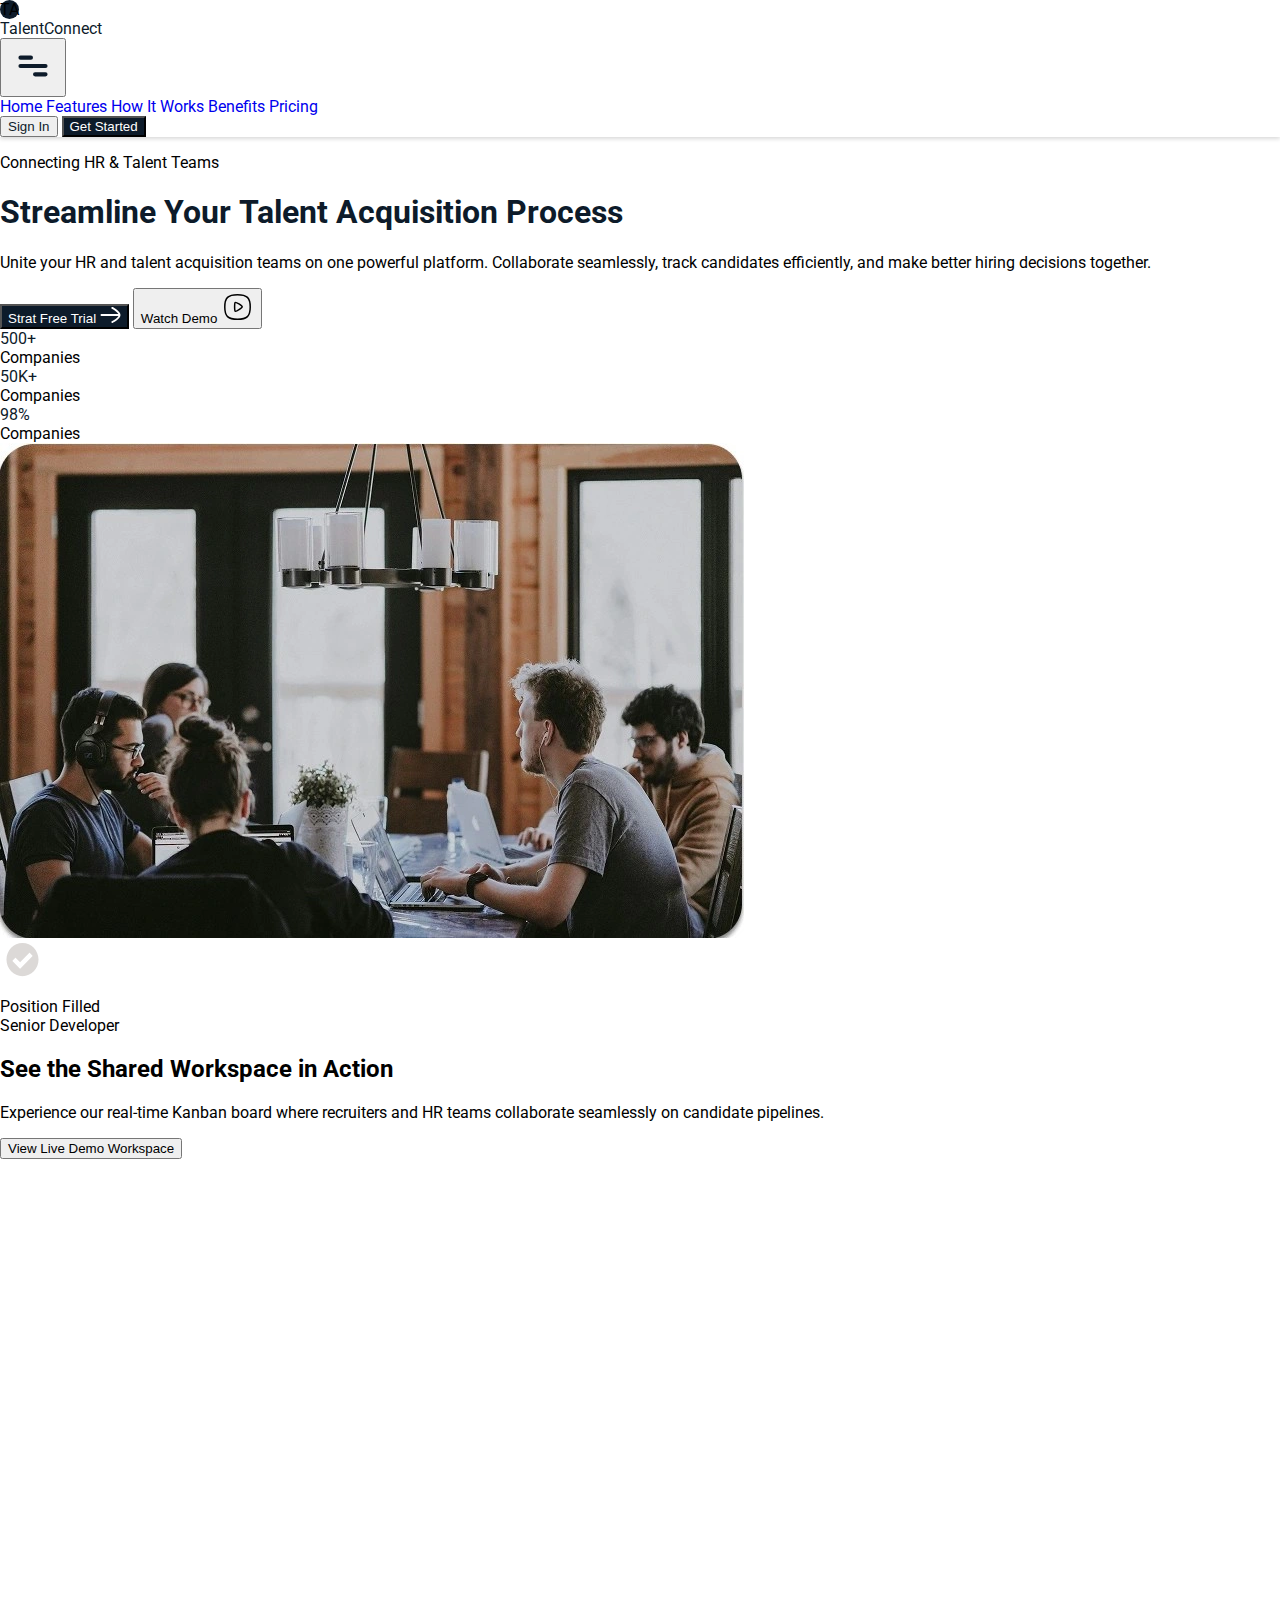
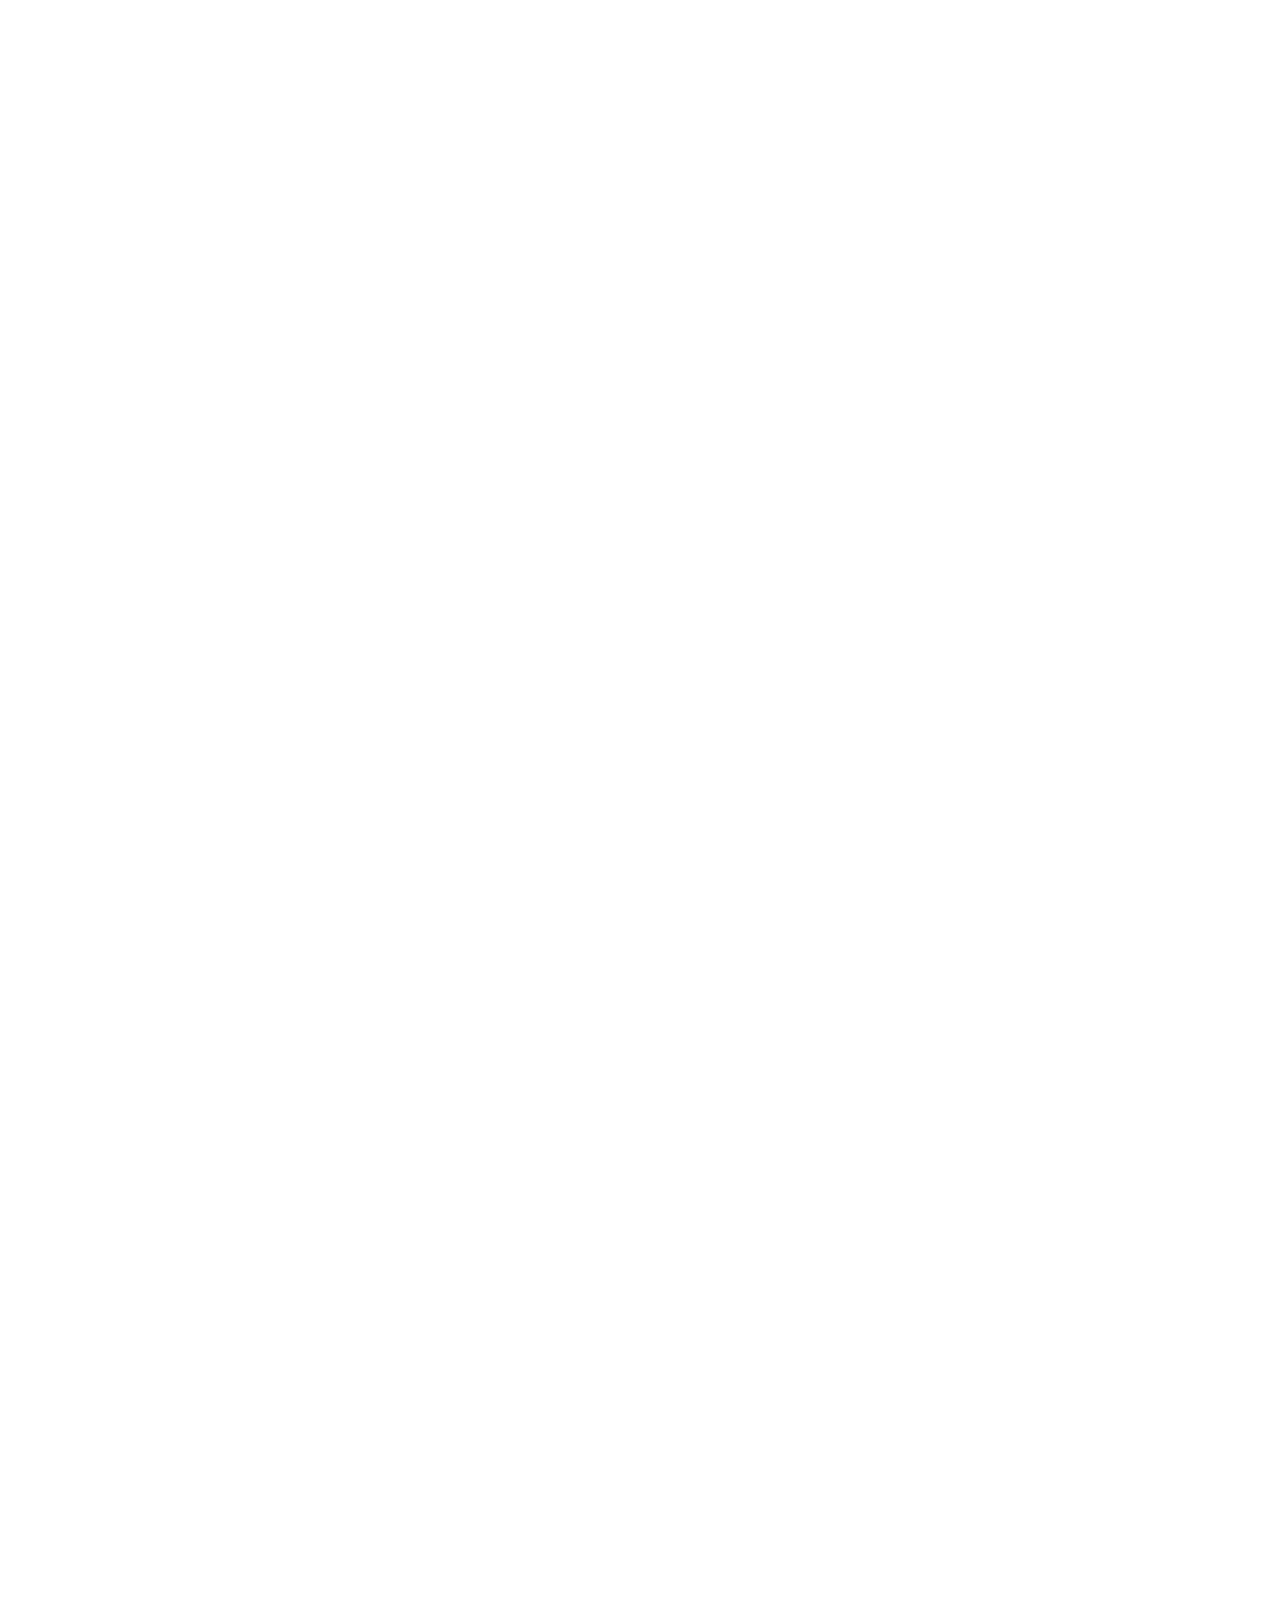
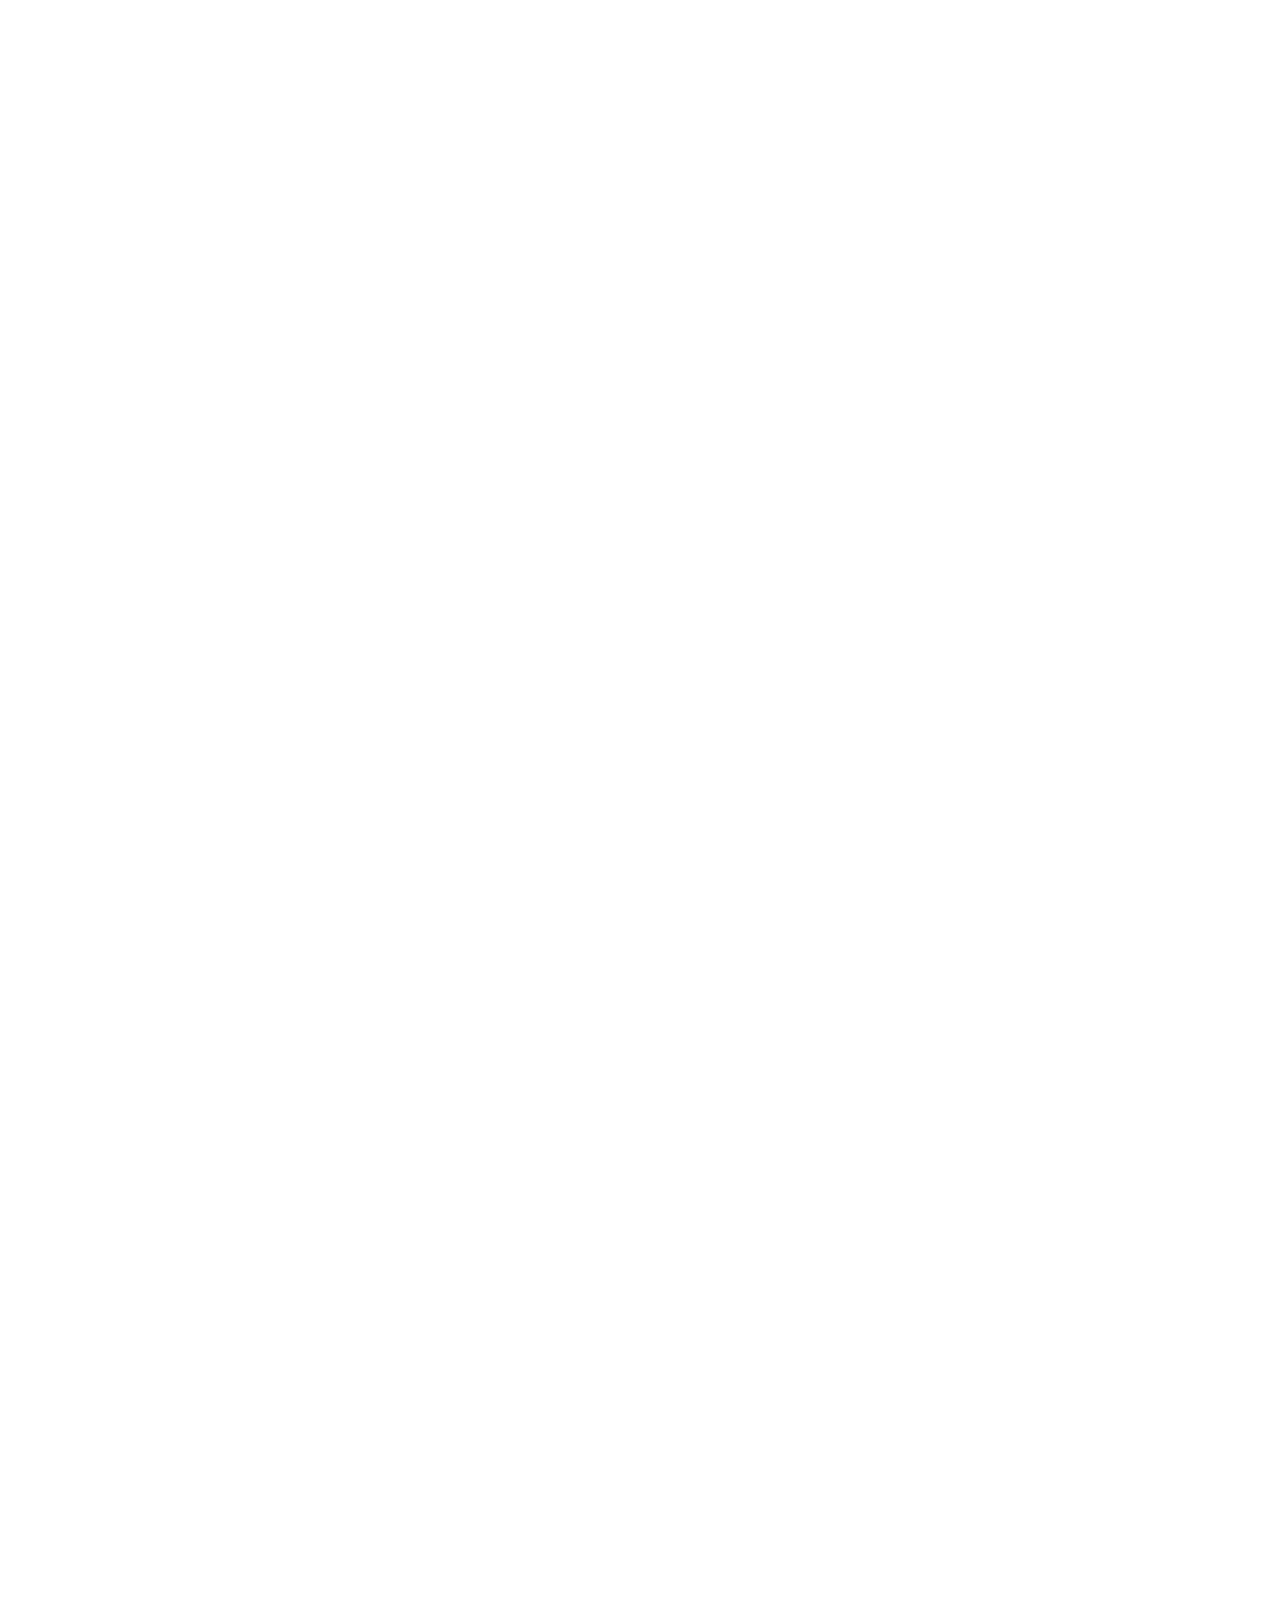
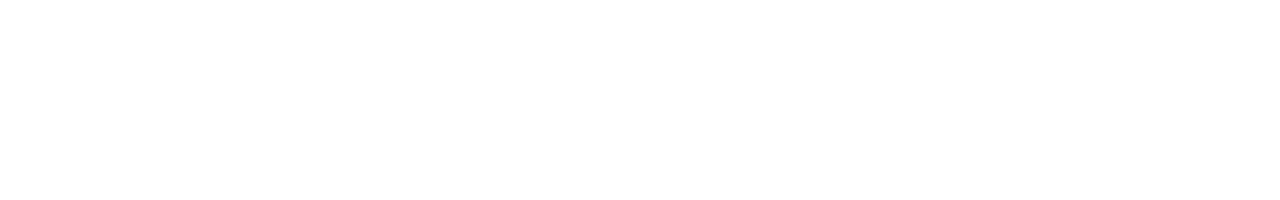
<file: index.html>
<!DOCTYPE html>
<html lang="en">

<head>
  <meta charset="UTF-8">
  <meta name="viewport" content="width=device-width, initial-scale=1.0">
  <title>Document</title>

  <!-- Google Fonts -->
  <link rel="preconnect" href="https://fonts.googleapis.com">
  <link rel="preconnect" href="https://fonts.gstatic.com" crossorigin>
  <link href="https://fonts.googleapis.com/css2?family=Roboto:ital,wght@0,100..900;1,100..900&display=swap"
    rel="stylesheet">

  <!-- Bootstrap 5.3 -->
  <link href="https://cdn.jsdelivr.net/npm/bootstrap@5.3.8/dist/css/bootstrap.min.css" rel="stylesheet"
    integrity="sha384-sRIl4kxILFvY47J16cr9ZwB07vP4J8+LH7qKQnuqkuIAvNWLzeN8tE5YBujZqJLB" crossorigin="anonymous" />

  <!-- custom css -->
  <link rel="stylesheet" href="./assets/css/main.css" />

</head>

<body>


  <nav class="navbar navbar-expand-lg bg-body-tertiary py-lg-3 fixed-top z-3">
    <div class="container">
      <div class="navbar-brand ms-sm-0 ms-3 d-flex gap-2 align-items-center">
        <div class="company-logo text-white bg__main-color p-1">TA</div>
        <a class="text__rich-black" href="#">TalentConnect</a>
      </div>
      <button class="navbar-toggler border-0" type="button" data-bs-toggle="collapse"
        data-bs-target="#navbarNavAltMarkup" aria-controls="navbarNavAltMarkup" aria-expanded="false"
        aria-label="Toggle navigation">
        <svg xmlns="http://www.w3.org/2000/svg" width="50" height="50" viewBox="-5 -7 24 24">
          <path fill="#0D1B2A"
            d="M1 0h5a1 1 0 1 1 0 2H1a1 1 0 1 1 0-2m7 8h5a1 1 0 0 1 0 2H8a1 1 0 1 1 0-2M1 4h12a1 1 0 0 1 0 2H1a1 1 0 1 1 0-2">
          </path>
        </svg>
      </button>
      <div class="collapse navbar-collapse" id="navbarNavAltMarkup">

        <div class="navbar-nav d-flex justify-content-lg-center gap-lg-3 align-items-center ms-auto me-auto">
          <a class="nav-link active" aria-current="page" href="#">Home</a>
          <a class="nav-link" href="#">Features</a>
          <a class="nav-link" href="#">How It Works</a>
          <a class="nav-link" href="#">Benefits</a>
          <a class="nav-link" href="#">Pricing</a>
        </div>

        <div
          class="d-flex flex-lg-row gap-lg-4 justify-content-lg-end justify-content-sm-center align-items-center flex-column gap-2">
          <button class="btn text__rich-black" type="button">Sign In</button>
          <button class="btn btn__rich-black" type="button">Get Started</button>
        </div>
      </div>
    </div>
  </nav>


  <main>

    <section class="hero py-5">
      <div class="container">
        <div class="row justify-content-center align-items-center">
          <div class="col-lg-6 col-12">
            <div class="hero__content d-flex flex-column gap-4 align-items-lg-start align-items-center">
              <div class="custom__badge d-inline-flex gap-2 align-items-center p-2">
                <div class="point"></div>
                <p class="text-muted m-0">Connecting HR & Talent Teams</p>
              </div>

              <h1 class="text__rich-black text-lg-start text-center">Streamline Your Talent Acquisition Process</h1>
              <p class="text-lg-start text-center">Unite your HR and talent acquisition teams on one powerful platform.
                Collaborate seamlessly,
                track candidates efficiently, and make better hiring decisions together.</p>

              <div class="hero__btns d-flex gap-3 align-items-center flex-md-row flex-column">
                <button class="btn btn__rich-black fs-4" type="button">Strat Free Trial <img
                    src="./assets/images/hero/free-trial.svg" alt=""></button>
                <button class="btn demo__btn fs-4" type="button">Watch Demo <img
                    src="./assets/images/hero/Play-icon.svg" alt=""></button>
              </div>
              <div class="stats d-flex gap-md-5 gap-3">
                <div class="stat-item position-relative text-muted"><span class="text__rich-black fw-bold">500+
                    <br></span>Companies</div>
                <div class="stat-item position-relative text-muted"><span class="text__rich-black fw-bold">50K+
                    <br></span>Companies</div>
                <div class="stat-item position-relative text-muted"><span class="text__rich-black fw-bold">98%
                    <br></span>Companies</div>
              </div>
            </div>
          </div>

          <div class="hero__image-content col-lg-5 offset-lg-1 col-12  mt-5 mt-lg-0 pb-lg-0 pb-5">
            <div class="hero__image w-100 shadow-lg position-relative d-flex flex-column">
              <img src="./assets/images/hero/hero-image.webp" class="w-100"
                alt="HR and talent teams collaborating in modern office workspace" />
              <div
                class="custom__badge bg-white text-dark position-absolute d-flex gap-2 p-md-3 p-2 justify-content-center align-items-center">
                <img src="./assets/images/hero/Online-Check-icon.svg" alt="">
                <p class="mb-0">Position Filled <br>Senior Developer</p>
              </div>
            </div>
          </div>
        </div>
      </div>
    </section>

  </main>
  <footer class="footer text-center py-5">
    <div class="container">
      <h2 class=" text-white fs-1">See the Shared Workspace in Action</h2>
      <p>Experience our real-time Kanban board where recruiters and HR teams collaborate seamlessly on candidate
        pipelines.</p>
      <button class="btn btn-light fs-6 py-2  px-1" type="button">View Live Demo Workspace</button>

    </div>
  </footer>

  <!-- Bootstrap 5.3 -->
  <script src="https://cdn.jsdelivr.net/npm/bootstrap@5.3.8/dist/js/bootstrap.bundle.min.js"
    integrity="sha384-FKyoEForCGlyvwx9Hj09JcYn3nv7wiPVlz7YYwJrWVcXK/BmnVDxM+D2scQbITxI"
    crossorigin="anonymous"></script>
</body>

</html>
</file>
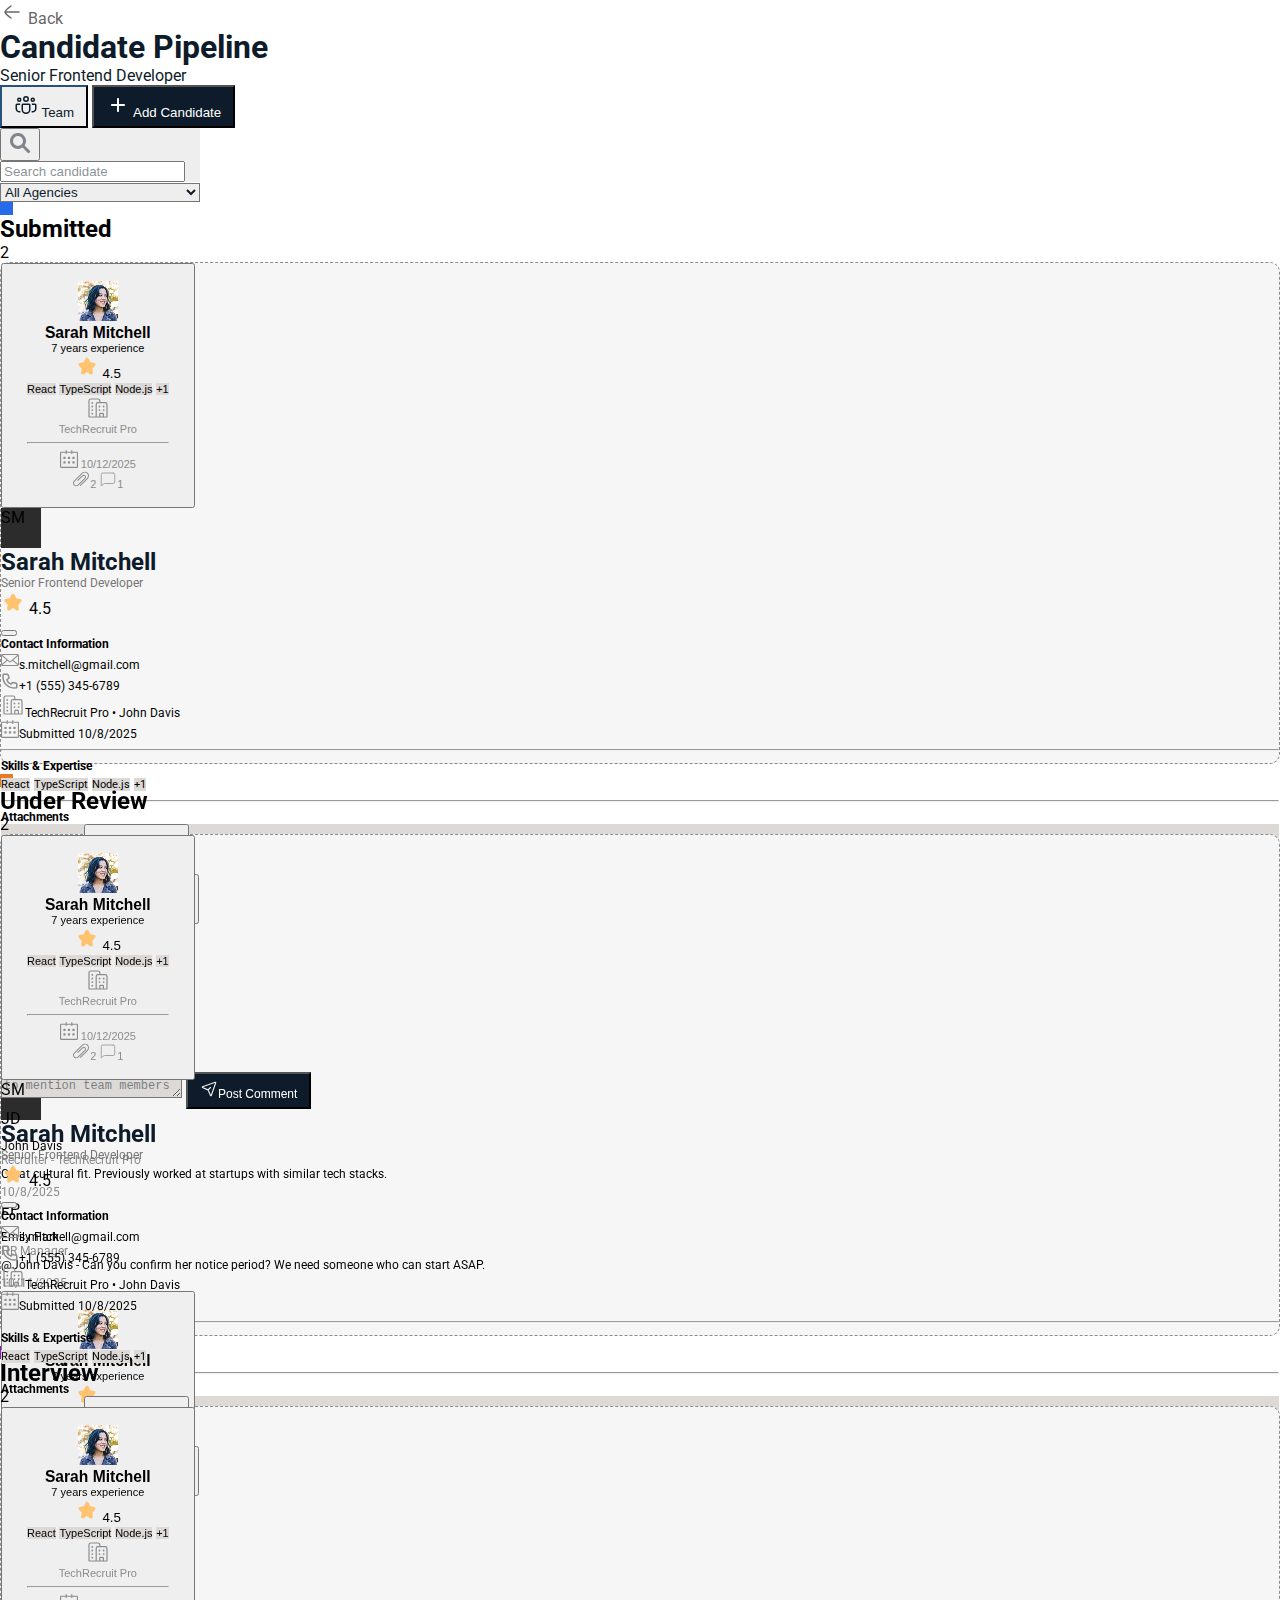
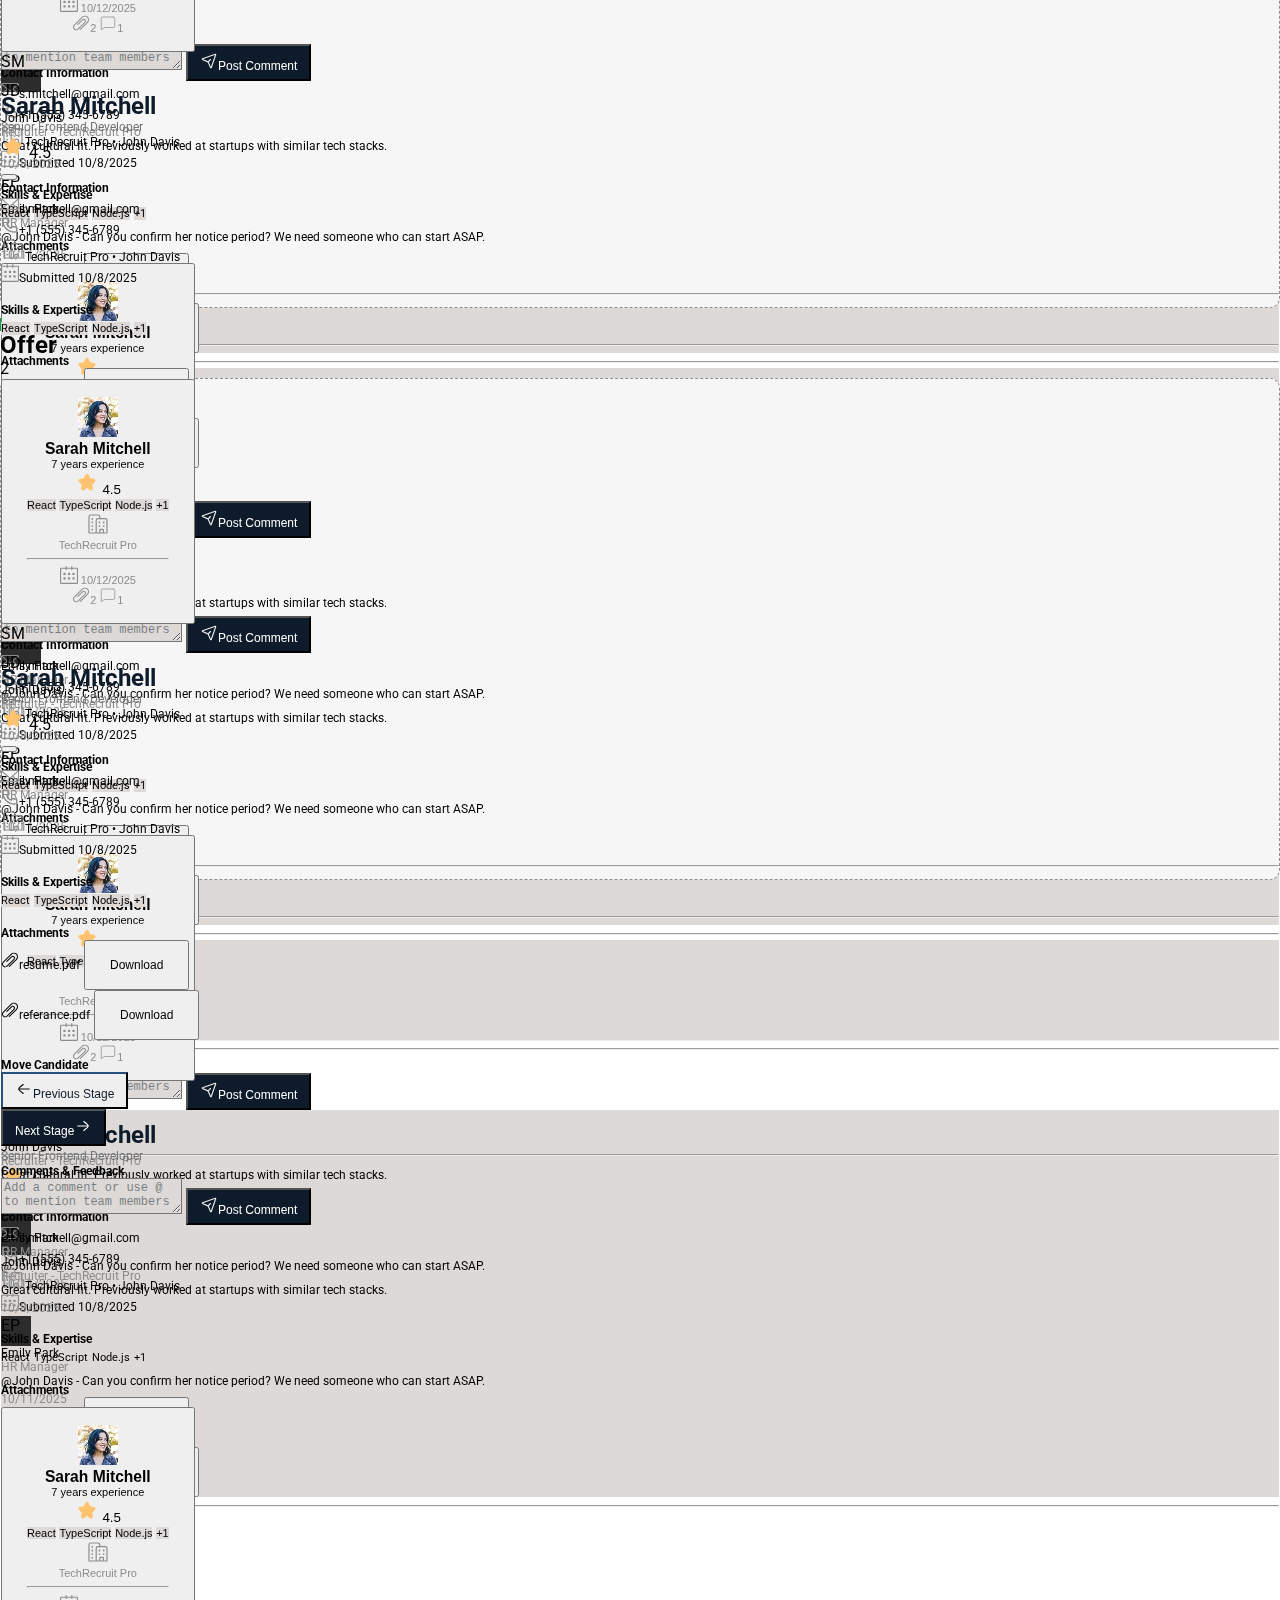
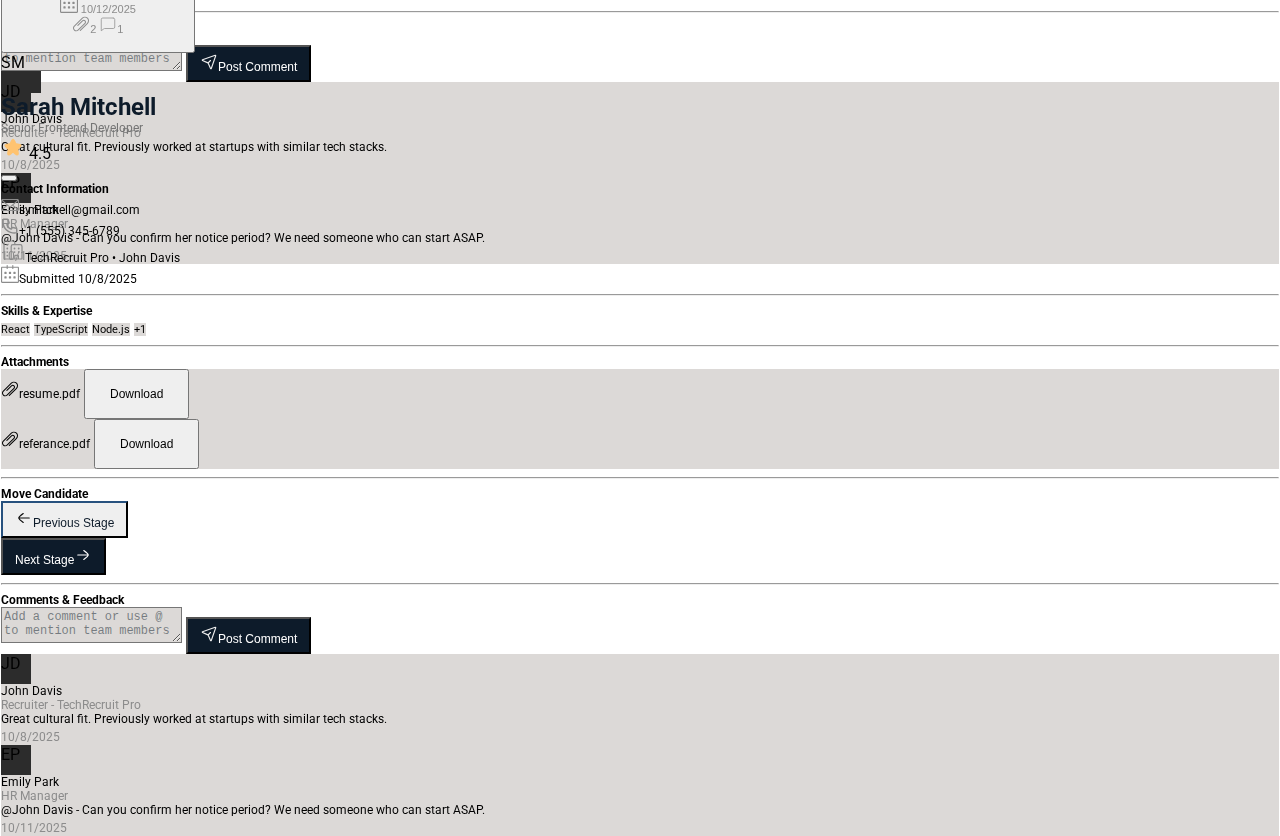
<file: candidate-pipeline.html>
<!DOCTYPE html>
<html lang="en">

<head>
  <meta charset="UTF-8">
  <meta name="viewport" content="width=device-width, initial-scale=1.0">
  <title>TalentConnect - Candidate Pipeline | Senior Frontend Developer</title>
  <link rel="shortcut icon" href="./assets/images/logo.ico" type="image/x-icon">
  <!-- Google Fonts -->
  <link rel="preconnect" href="https://fonts.googleapis.com">
  <link rel="preconnect" href="https://fonts.gstatic.com" crossorigin>
  <link href="https://fonts.googleapis.com/css2?family=Roboto:ital,wght@0,100..900;1,100..900&display=swap"
    rel="stylesheet">

  <!-- Bootstrap 5.3 -->
  <link href="https://cdn.jsdelivr.net/npm/bootstrap@5.3.8/dist/css/bootstrap.min.css" rel="stylesheet"
    integrity="sha384-sRIl4kxILFvY47J16cr9ZwB07vP4J8+LH7qKQnuqkuIAvNWLzeN8tE5YBujZqJLB" crossorigin="anonymous" />

  <!-- base css file -->
  <link rel="stylesheet" href="./assets/css/base.css">

  <!-- custom css -->
  <link rel="stylesheet" href="./assets/css/candidate-pipeline.css" />

</head>

<body>

  <section class="header py-4">
    <div class="container">
      <div class="d-flex justify-content-between align-items-center fs-5">

        <div class="d-flex gap-5 align-items-center">
          <a href="./index.html" class="back-btn text__rich-black fw-semibold">
            <svg xmlns="http://www.w3.org/2000/svg" width="24" height="24" viewBox="0 0 24 24">
              <path fill="none" stroke="#0D1B2A" stroke-linecap="round" stroke-linejoin="round" stroke-width="1.5"
                d="M5.5 12.002H19m-8 6s-6-4.419-6-6s6-6 6-6" />
            </svg>
            Back
          </a>
          <div class="header_text-info text__rich-black">
            <h1 class="fs-4 fw-medium">Candidate Pipeline</h1>
            <p class="opacity-50">Senior Frontend Developer</p>
          </div>
        </div>
        <div class="d-flex gap-2 align-items-center">

          <button class="btn btn__rich-black__outline btn-team">
            <svg xmlns="http://www.w3.org/2000/svg" width="24" height="24" viewBox="0 0 16 16">
              <path fill="#0D1B2A"
                d="M6.002 4a1.998 1.998 0 1 1 3.996 0a1.998 1.998 0 0 1-3.996 0M8 3.002a.998.998 0 1 0 0 1.996a.998.998 0 0 0 0-1.996M11 4.5a1.5 1.5 0 1 1 3 0a1.5 1.5 0 0 1-3 0m1.5-.5a.5.5 0 1 0 0 1a.5.5 0 0 0 0-1m-9-1a1.5 1.5 0 1 0 0 3a1.5 1.5 0 0 0 0-3M3 4.5a.5.5 0 1 1 1 0a.5.5 0 0 1-1 0M4.268 7A2 2 0 0 0 4 8H2v2.5a1.5 1.5 0 0 0 2.096 1.377c.074.331.19.647.34.942A2.5 2.5 0 0 1 1 10.5V8a1 1 0 0 1 1-1zm7.296 5.819A2.5 2.5 0 0 0 15 10.5V8a1 1 0 0 0-1-1h-2.268c.17.294.268.635.268 1h2v2.5a1.5 1.5 0 0 1-2.096 1.377q-.114.498-.34.942M6 6.999a1 1 0 0 0-1 1V11a3 3 0 0 0 6 0V8a1 1 0 0 0-1-1zm0 1h4V11a2 2 0 0 1-4 0z" />
            </svg>
            Team
          </button>

          <button class="btn btn__rich-black btn_candidate">
            <svg xmlns="http://www.w3.org/2000/svg" width="24" height="24" viewBox="0 0 24 24">
              <path fill="#fff"
                d="M18 13h-5v5c0 .55-.45 1-1 1s-1-.45-1-1v-5H6c-.55 0-1-.45-1-1s.45-1 1-1h5V6c0-.55.45-1 1-1s1 .45 1 1v5h5c.55 0 1 .45 1 1s-.45 1-1 1" />
            </svg>
            Add Candidate
          </button>
        </div>
      </div>
    </div>
  </section>

  <main>

    <!-- Search Section -->
    <section class="search py-5">
      <div class="d-flex gap-3 align-items-center justify-content-center">
        <div class="search-wrapper d-flex gap-1 align-items-center justify-content-center px-1 rounded-2">
          <button type="button" class="border-0 bg-transparent p-0"><svg xmlns="http://www.w3.org/2000/svg" width="24"
              height="24" viewBox="0 0 12 12">
              <path fill="#0d1b2a80"
                d="M5 1a4 4 0 1 0 2.248 7.31l2.472 2.47a.75.75 0 1 0 1.06-1.06L8.31 7.248A4 4 0 0 0 5 1M2.5 5a2.5 2.5 0 1 1 5 0a2.5 2.5 0 0 1-5 0" />
            </svg></button>
          <input type="text" class="search-input form-control border-0 bg-transparent" placeholder="Search candidate"
            id="search">
        </div>
        <select class="form-select">
          <option selected>All Agencies</option>
          <option>product Designer</option>
          <option>Product Manager</option>
          <option>Data Scientist</option>
          <option>Chief Technical Officer</option>
          <option>Customer Service Manager</option>
        </select>
      </div>
    </section>

    <!-- Pipeline Columns -->
    <section class="pipeline-cards d-flex gap-4 pb-5">
      <div class="container">

        <div class="pipeline-columns d-flex gap-4 overflow-x-auto overflow-y-hidden">

          <!-- Submitted Column -->
          <div class="pipeline-column card border-0 bg-transparent shadow-none">
            <div class="column-header d-flex justify-content-between align-items-center mb-2 px-2">
              <div class="status d-flex gap-2 align-items-center">
                <div class="status-dot status-submitted rounded-circle"></div>
                <h2 class="fs-5 fw-medium">Submitted</h2>
              </div>
              <span class="fs-5 fw-medium">2</span>
            </div>

            <div class="candidate-cards card p-3">
              <!-- Candidate Card -->
              <button class="btn candidate-btn border-0 p-0" type="button" data-bs-toggle="offcanvas"
                data-bs-target="#candidate-information" aria-controls="candidate-information">
                <div class="candidate-card card border-0 shadow p-3 d-flex flex-column gap-3 mb-3">
                  <div class="candidate-header d-flex justify-content-between align-items-center">
                    <div class="candidate d-flex gap-2 align-items-center">
                      <div class="candidate-avatar rounded-circle">
                        <img src="./assets/images/candidate-pipeline/Sarah Mitchell.webp" alt="" class="rounded-circle">
                      </div>
                      <div class="candidate-info">
                        <h3 class="fs-6 fw-medium">Sarah Mitchell</h3>
                        <p class="candidate-years fw-medium fs__11 text-muted">7 years experience</p>
                      </div>
                    </div>

                    <div class="rating d-flex gap-1">
                      <svg xmlns="http://www.w3.org/2000/svg" width="24" height="24" viewBox="0 0 24 24">
                        <path fill="#FFC370" stroke="#FFC370" stroke-width="2"
                          d="M10.307 7.22c.642-1.6.963-2.401 1.485-2.512a1 1 0 0 1 .416 0c.521.11.843.911 1.485 2.512c.365.91.547 1.365.889 1.675q.145.13.31.23c.395.239.888.283 1.874.371c1.669.15 2.503.224 2.758.7a1 1 0 0 1 .106.316c.085.533-.529 1.09-1.756 2.207l-.34.31c-.574.522-.86.783-1.026 1.108a2 2 0 0 0-.198.623c-.052.361.032.74.2 1.497l.06.27c.301 1.358.452 2.037.264 2.37a1 1 0 0 1-.824.508c-.382.019-.921-.42-2-1.299c-.71-.579-1.065-.868-1.459-.981a2 2 0 0 0-1.102 0c-.394.113-.75.402-1.46.981c-1.078.878-1.617 1.318-2 1.3a1 1 0 0 1-.823-.509c-.188-.333-.037-1.012.264-2.37l.06-.27c.168-.757.252-1.136.2-1.497a2 2 0 0 0-.198-.623c-.166-.325-.452-.586-1.026-1.108l-.34-.31c-1.227-1.116-1.84-1.674-1.756-2.207a1 1 0 0 1 .106-.316c.255-.476 1.09-.55 2.758-.7c.986-.088 1.479-.132 1.873-.37a2 2 0 0 0 .31-.231c.343-.31.525-.765.89-1.675Z" />
                      </svg>
                      <span class="fs-6 fw-medium">4.5</span>
                    </div>
                  </div>

                  <div class="skill-tags d-flex gap-2">
                    <span class="skill-tag rounded-3 p-1 fw-medium fs__11">React</span>
                    <span class="skill-tag rounded-3 p-1 fw-medium fs__11">TypeScript</span>
                    <span class="skill-tag rounded-3 p-1 fw-medium fs__11">Node.js</span>
                    <span class="skill-tag rounded-3 p-1 fw-medium fs__11">+1</span>
                  </div>
                  <div class="card-meta d-flex gap-1 align-items-center">
                    <svg xmlns="http://www.w3.org/2000/svg" width="24" height="24" viewBox="0 0 20 20">
                      <path fill="#8C8C8C"
                        d="M2 4a2 2 0 0 1 2-2h6a2 2 0 0 1 2 2v1h4a2 2 0 0 1 2 2v10a1 1 0 0 1-1 1H3a1 1 0 0 1-1-1zm10 13h2v-2h-2zm3 0h2V7a1 1 0 0 0-1-1h-6a1 1 0 0 0-1 1v10h2v-2a1 1 0 0 1 1-1h2a1 1 0 0 1 1 1zM11 4a1 1 0 0 0-1-1H4a1 1 0 0 0-1 1v13h5V7a2 2 0 0 1 2-2h1zm1 4.75a.75.75 0 1 1-1.5 0a.75.75 0 0 1 1.5 0m-6.75.75a.75.75 0 1 0 0-1.5a.75.75 0 0 0 0 1.5M6 5.75a.75.75 0 1 1-1.5 0a.75.75 0 0 1 1.5 0m5.25 6.75a.75.75 0 1 0 0-1.5a.75.75 0 0 0 0 1.5M6 14.75a.75.75 0 1 1-1.5 0a.75.75 0 0 1 1.5 0m-.75-2.25a.75.75 0 1 0 0-1.5a.75.75 0 0 0 0 1.5M15.5 8.75a.75.75 0 1 1-1.5 0a.75.75 0 0 1 1.5 0m-.75 3.75a.75.75 0 1 0 0-1.5a.75.75 0 0 0 0 1.5" />
                    </svg>
                    <p class="text_muted fs__11 fw-medium">TechRecruit Pro</p>
                  </div>
                  <hr class="text_muted m-0" />
                  <div class="text_muted fs__11 d-flex justify-content-between align-items-center">
                    <span class="fw-medium d-flex gap-1 align-items-center"><svg xmlns="http://www.w3.org/2000/svg"
                        width="18" height="18" viewBox="0 0 1024 1024">
                        <path fill="#8C8C8C"
                          d="m960 95.888l-256.224.001V32.113c0-17.68-14.32-32-32-32s-32 14.32-32 32v63.76h-256v-63.76c0-17.68-14.32-32-32-32s-32 14.32-32 32v63.76H64c-35.344 0-64 28.656-64 64v800c0 35.343 28.656 64 64 64h896c35.344 0 64-28.657 64-64v-800c0-35.329-28.656-63.985-64-63.985m0 863.985H64v-800h255.776v32.24c0 17.679 14.32 32 32 32s32-14.321 32-32v-32.224h256v32.24c0 17.68 14.32 32 32 32s32-14.32 32-32v-32.24H960zM736 511.888h64c17.664 0 32-14.336 32-32v-64c0-17.664-14.336-32-32-32h-64c-17.664 0-32 14.336-32 32v64c0 17.664 14.336 32 32 32m0 255.984h64c17.664 0 32-14.32 32-32v-64c0-17.664-14.336-32-32-32h-64c-17.664 0-32 14.336-32 32v64c0 17.696 14.336 32 32 32m-192-128h-64c-17.664 0-32 14.336-32 32v64c0 17.68 14.336 32 32 32h64c17.664 0 32-14.32 32-32v-64c0-17.648-14.336-32-32-32m0-255.984h-64c-17.664 0-32 14.336-32 32v64c0 17.664 14.336 32 32 32h64c17.664 0 32-14.336 32-32v-64c0-17.68-14.336-32-32-32m-256 0h-64c-17.664 0-32 14.336-32 32v64c0 17.664 14.336 32 32 32h64c17.664 0 32-14.336 32-32v-64c0-17.68-14.336-32-32-32m0 255.984h-64c-17.664 0-32 14.336-32 32v64c0 17.68 14.336 32 32 32h64c17.664 0 32-14.32 32-32v-64c0-17.648-14.336-32-32-32" />
                      </svg> 10/12/2025</span>
                    <div class="comments d-flex gap-3">
                      <span class="fw-medium d-flex gap-1 align-items-center"><svg xmlns="http://www.w3.org/2000/svg"
                          width="18" height="18" viewBox="0 0 36 36">
                          <path fill="#8C8C8C"
                            d="M8.42 32.6A6.3 6.3 0 0 1 4 30.79l-.13-.13A6.2 6.2 0 0 1 2 26.22a6.77 6.77 0 0 1 2-4.82L19.5 6.07a8.67 8.67 0 0 1 12.15-.35A8 8 0 0 1 34 11.44a9 9 0 0 1-2.7 6.36L17.37 31.6A1 1 0 1 1 16 30.18l13.89-13.8A7 7 0 0 0 32 11.44a6 6 0 0 0-1.76-4.3a6.67 6.67 0 0 0-9.34.35L5.45 22.82A4.78 4.78 0 0 0 4 26.22a4.2 4.2 0 0 0 1.24 3l.13.13a4.64 4.64 0 0 0 6.5-.21l13.35-13.2A2.7 2.7 0 0 0 26 14a2.35 2.35 0 0 0-.69-1.68a2.61 2.61 0 0 0-3.66.13l-9.2 9.12a1 1 0 1 1-1.41-1.42L20.28 11a4.62 4.62 0 0 1 6.48-.13A4.33 4.33 0 0 1 28 14a4.68 4.68 0 0 1-1.41 3.34L13.28 30.58a6.9 6.9 0 0 1-4.86 2.02"
                            class="clr-i-outline clr-i-outline-path-1" />
                          <path fill="none" d="M0 0h36v36H0z" />
                        </svg>2</span>
                      <span class="fw-medium d-flex gap-1 align-items-center"><svg xmlns="http://www.w3.org/2000/svg"
                          width="18" height="18" viewBox="0 0 24 24">
                          <path fill="none" stroke="#8C8C8C" stroke-linecap="round" stroke-linejoin="round"
                            stroke-width="1"
                            d="M19 4H5a2 2 0 0 0-2 2v15l3.467-2.6a2 2 0 0 1 1.2-.4H19a2 2 0 0 0 2-2V6a2 2 0 0 0-2-2" />
                        </svg>1</span>
                    </div>
                  </div>
                </div>
              </button>

              <div class="offcanvas offcanvas-start" data-bs-scroll="true" tabindex="-1" id="candidate-information"
                aria-labelledby="candidate-informationLabel">

                <div class="offcanvas-header align-items-start">
                  <div class="offcanvas-title d-flex gap-3" id="candidate-informationLabel">
                    <div class="candidate_profile-img d-flex justify-content-center align-items-center rounded-circle">
                      <span class="profile-img_initials text-white">SM</span>
                    </div>
                    <div class="candidate_header-text">
                      <h2 class="text__rich-black fw-medium fs-6">Sarah Mitchell</h2>
                      <p class="fs__12">Senior Frontend Developer</p>
                      <div class="rating d-flex gap-1">
                        <svg xmlns="http://www.w3.org/2000/svg" width="24" height="24" viewBox="0 0 24 24">
                          <path fill="#FFC370" stroke="#FFC370" stroke-width="2"
                            d="M10.307 7.22c.642-1.6.963-2.401 1.485-2.512a1 1 0 0 1 .416 0c.521.11.843.911 1.485 2.512c.365.91.547 1.365.889 1.675q.145.13.31.23c.395.239.888.283 1.874.371c1.669.15 2.503.224 2.758.7a1 1 0 0 1 .106.316c.085.533-.529 1.09-1.756 2.207l-.34.31c-.574.522-.86.783-1.026 1.108a2 2 0 0 0-.198.623c-.052.361.032.74.2 1.497l.06.27c.301 1.358.452 2.037.264 2.37a1 1 0 0 1-.824.508c-.382.019-.921-.42-2-1.299c-.71-.579-1.065-.868-1.459-.981a2 2 0 0 0-1.102 0c-.394.113-.75.402-1.46.981c-1.078.878-1.617 1.318-2 1.3a1 1 0 0 1-.823-.509c-.188-.333-.037-1.012.264-2.37l.06-.27c.168-.757.252-1.136.2-1.497a2 2 0 0 0-.198-.623c-.166-.325-.452-.586-1.026-1.108l-.34-.31c-1.227-1.116-1.84-1.674-1.756-2.207a1 1 0 0 1 .106-.316c.255-.476 1.09-.55 2.758-.7c.986-.088 1.479-.132 1.873-.37a2 2 0 0 0 .31-.231c.343-.31.525-.765.89-1.675Z" />
                        </svg>
                        <span class="fs-6 fw-medium">4.5</span>
                      </div>
                    </div>
                  </div>
                  <button type="button" class="btn-close" data-bs-dismiss="offcanvas" aria-label="Close"></button>
                </div>

                <div class="offcanvas-body">
                  <div class="contant_info fs__12 d-flex flex-column gap-1">
                    <h3 class="fs__12 mb-1">Contact Information</h3>
                    <p class="d-flex gap-3"><svg xmlns="http://www.w3.org/2000/svg" width="18" height="18"
                        viewBox="0 0 24 24">
                        <path fill="#8C8C8C"
                          d="m16.484 11.976l6.151-5.344v10.627zm-7.926.905l2.16 1.875c.339.288.781.462 1.264.462h.017h-.001h.014c.484 0 .926-.175 1.269-.465l-.003.002l2.16-1.875l6.566 5.639H1.995zM1.986 5.365h20.03l-9.621 8.356a.6.6 0 0 1-.38.132h-.014h.001h-.014a.6.6 0 0 1-.381-.133l.001.001zm-.621 1.266l6.15 5.344l-6.15 5.28zm21.6-2.441c-.24-.12-.522-.19-.821-.19H1.859a1.9 1.9 0 0 0-.835.197l.011-.005A1.86 1.86 0 0 0 0 5.855v12.172a1.86 1.86 0 0 0 1.858 1.858h20.283a1.86 1.86 0 0 0 1.858-1.858V5.855c0-.727-.419-1.357-1.029-1.66l-.011-.005z" />
                      </svg>s.mitchell@gmail.com</p>
                    <p class="d-flex gap-3"><svg xmlns="http://www.w3.org/2000/svg" width="18" height="18"
                        viewBox="0 0 24 24">
                        <path fill="#8C8C8C"
                          d="M3.833 4h4.49L9.77 7.618l-2.325 1.55A1 1 0 0 0 7 10c.003.094 0 .001 0 .001v.021a2 2 0 0 0 .006.134q.008.124.035.33c.039.27.114.642.26 1.08c.294.88.87 2.019 1.992 3.141s2.261 1.698 3.14 1.992c.439.146.81.22 1.082.26a4 4 0 0 0 .463.04l.013.001h.008s.112-.006.001 0a1 1 0 0 0 .894-.553l.67-1.34l4.436.74v4.32c-2.111.305-7.813.606-12.293-3.874S3.527 6.11 3.833 4m5.24 6.486l1.807-1.204a2 2 0 0 0 .747-2.407L10.18 3.257A2 2 0 0 0 8.323 2H3.781c-.909 0-1.764.631-1.913 1.617c-.34 2.242-.801 8.864 4.425 14.09s11.848 4.764 14.09 4.425c.986-.15 1.617-1.004 1.617-1.913v-4.372a2 2 0 0 0-1.671-1.973l-4.436-.739a2 2 0 0 0-2.118 1.078l-.346.693a5 5 0 0 1-.363-.105c-.62-.206-1.481-.63-2.359-1.508s-1.302-1.739-1.508-2.36a5 5 0 0 1-.125-.447z" />
                      </svg>+1 (555) 345-6789</p>
                    <p class="d-flex gap-2"><svg xmlns="http://www.w3.org/2000/svg" width="24" height="24"
                        viewBox="0 0 20 20">
                        <path fill="#8C8C8C"
                          d="M2 4a2 2 0 0 1 2-2h6a2 2 0 0 1 2 2v1h4a2 2 0 0 1 2 2v10a1 1 0 0 1-1 1H3a1 1 0 0 1-1-1zm10 13h2v-2h-2zm3 0h2V7a1 1 0 0 0-1-1h-6a1 1 0 0 0-1 1v10h2v-2a1 1 0 0 1 1-1h2a1 1 0 0 1 1 1zM11 4a1 1 0 0 0-1-1H4a1 1 0 0 0-1 1v13h5V7a2 2 0 0 1 2-2h1zm1 4.75a.75.75 0 1 1-1.5 0a.75.75 0 0 1 1.5 0m-6.75.75a.75.75 0 1 0 0-1.5a.75.75 0 0 0 0 1.5M6 5.75a.75.75 0 1 1-1.5 0a.75.75 0 0 1 1.5 0m5.25 6.75a.75.75 0 1 0 0-1.5a.75.75 0 0 0 0 1.5M6 14.75a.75.75 0 1 1-1.5 0a.75.75 0 0 1 1.5 0m-.75-2.25a.75.75 0 1 0 0-1.5a.75.75 0 0 0 0 1.5M15.5 8.75a.75.75 0 1 1-1.5 0a.75.75 0 0 1 1.5 0m-.75 3.75a.75.75 0 1 0 0-1.5a.75.75 0 0 0 0 1.5" />
                      </svg>TechRecruit Pro • John Davis</p>
                    <p class="d-flex gap-3"><svg xmlns="http://www.w3.org/2000/svg" width="18" height="18"
                        viewBox="0 0 1024 1024">
                        <path fill="#8C8C8C"
                          d="m960 95.888l-256.224.001V32.113c0-17.68-14.32-32-32-32s-32 14.32-32 32v63.76h-256v-63.76c0-17.68-14.32-32-32-32s-32 14.32-32 32v63.76H64c-35.344 0-64 28.656-64 64v800c0 35.343 28.656 64 64 64h896c35.344 0 64-28.657 64-64v-800c0-35.329-28.656-63.985-64-63.985m0 863.985H64v-800h255.776v32.24c0 17.679 14.32 32 32 32s32-14.321 32-32v-32.224h256v32.24c0 17.68 14.32 32 32 32s32-14.32 32-32v-32.24H960zM736 511.888h64c17.664 0 32-14.336 32-32v-64c0-17.664-14.336-32-32-32h-64c-17.664 0-32 14.336-32 32v64c0 17.664 14.336 32 32 32m0 255.984h64c17.664 0 32-14.32 32-32v-64c0-17.664-14.336-32-32-32h-64c-17.664 0-32 14.336-32 32v64c0 17.696 14.336 32 32 32m-192-128h-64c-17.664 0-32 14.336-32 32v64c0 17.68 14.336 32 32 32h64c17.664 0 32-14.32 32-32v-64c0-17.648-14.336-32-32-32m0-255.984h-64c-17.664 0-32 14.336-32 32v64c0 17.664 14.336 32 32 32h64c17.664 0 32-14.336 32-32v-64c0-17.68-14.336-32-32-32m-256 0h-64c-17.664 0-32 14.336-32 32v64c0 17.664 14.336 32 32 32h64c17.664 0 32-14.336 32-32v-64c0-17.68-14.336-32-32-32m0 255.984h-64c-17.664 0-32 14.336-32 32v64c0 17.68 14.336 32 32 32h64c17.664 0 32-14.32 32-32v-64c0-17.648-14.336-32-32-32" />
                      </svg>Submitted 10/8/2025</p>
                  </div>
                  <hr class="text__rich-black opacity-50" />
                  <div class="experties py-3">
                    <h3 class="fs__12 mb-3">Skills & Expertise</h3>
                    <div class="skill-tags d-flex gap-2">
                      <span class="skill-tag rounded-3 p-1 fw-medium fs__11">React</span>
                      <span class="skill-tag rounded-3 p-1 fw-medium fs__11">TypeScript</span>
                      <span class="skill-tag rounded-3 p-1 fw-medium fs__11">Node.js</span>
                      <span class="skill-tag rounded-3 p-1 fw-medium fs__11">+1</span>
                    </div>
                  </div>
                  <hr class="text__rich-black opacity-50" />
                  <div class="attachment py-3">
                    <h3 class="fs__12 mb-3">Attachments</h3>
                    <div
                      class="attachment-item d-flex justify-content-between align-items-center rounded-4 py-1 px-3 mb-2">
                      <span class="d-flex gap-2 align-items-center fs__12"><svg xmlns="http://www.w3.org/2000/svg"
                          width="18" height="18" viewBox="0 0 36 36">
                          <path fill="#000"
                            d="M8.42 32.6A6.3 6.3 0 0 1 4 30.79l-.13-.13A6.2 6.2 0 0 1 2 26.22a6.77 6.77 0 0 1 2-4.82L19.5 6.07a8.67 8.67 0 0 1 12.15-.35A8 8 0 0 1 34 11.44a9 9 0 0 1-2.7 6.36L17.37 31.6A1 1 0 1 1 16 30.18l13.89-13.8A7 7 0 0 0 32 11.44a6 6 0 0 0-1.76-4.3a6.67 6.67 0 0 0-9.34.35L5.45 22.82A4.78 4.78 0 0 0 4 26.22a4.2 4.2 0 0 0 1.24 3l.13.13a4.64 4.64 0 0 0 6.5-.21l13.35-13.2A2.7 2.7 0 0 0 26 14a2.35 2.35 0 0 0-.69-1.68a2.61 2.61 0 0 0-3.66.13l-9.2 9.12a1 1 0 1 1-1.41-1.42L20.28 11a4.62 4.62 0 0 1 6.48-.13A4.33 4.33 0 0 1 28 14a4.68 4.68 0 0 1-1.41 3.34L13.28 30.58a6.9 6.9 0 0 1-4.86 2.02"
                            class="clr-i-outline clr-i-outline-path-1" />
                          <path fill="none" d="M0 0h36v36H0z" />
                        </svg>resume.pdf</span>
                      <button type="button"
                        class="btn download-btn border-0 bg-transparent p-0 fs__12">Download</button>
                    </div>

                    <div class="attachment-item d-flex justify-content-between align-items-center rounded-4 py-1 px-3">
                      <span class="d-flex gap-2 align-items-center fs__12"><svg xmlns="http://www.w3.org/2000/svg"
                          width="18" height="18" viewBox="0 0 36 36">
                          <path fill="#000"
                            d="M8.42 32.6A6.3 6.3 0 0 1 4 30.79l-.13-.13A6.2 6.2 0 0 1 2 26.22a6.77 6.77 0 0 1 2-4.82L19.5 6.07a8.67 8.67 0 0 1 12.15-.35A8 8 0 0 1 34 11.44a9 9 0 0 1-2.7 6.36L17.37 31.6A1 1 0 1 1 16 30.18l13.89-13.8A7 7 0 0 0 32 11.44a6 6 0 0 0-1.76-4.3a6.67 6.67 0 0 0-9.34.35L5.45 22.82A4.78 4.78 0 0 0 4 26.22a4.2 4.2 0 0 0 1.24 3l.13.13a4.64 4.64 0 0 0 6.5-.21l13.35-13.2A2.7 2.7 0 0 0 26 14a2.35 2.35 0 0 0-.69-1.68a2.61 2.61 0 0 0-3.66.13l-9.2 9.12a1 1 0 1 1-1.41-1.42L20.28 11a4.62 4.62 0 0 1 6.48-.13A4.33 4.33 0 0 1 28 14a4.68 4.68 0 0 1-1.41 3.34L13.28 30.58a6.9 6.9 0 0 1-4.86 2.02"
                            class="clr-i-outline clr-i-outline-path-1" />
                          <path fill="none" d="M0 0h36v36H0z" />
                        </svg>referance.pdf</span>
                      <button type="button"
                        class="btn download-btn border-0 bg-transparent p-0 fs__12">Download</button>
                    </div>


                  </div>
                  <hr class="text__rich-black opacity-50" />
                  <div class="move_status py-3">
                    <h3 class="fs__12 mb-3">Move Candidate</h3>
                    <div class="row">
                      <div class="col-6">
                        <button type="button"
                          class="btn btn__rich-black__outline d-flex gap-2 align-items-center w-100 justify-content-center rounded-3 fs__12"><svg
                            xmlns="http://www.w3.org/2000/svg" width="18" height="18" viewBox="0 0 24 24">
                            <path fill="none" stroke="#0A0A0A" stroke-linecap="round" stroke-linejoin="round"
                              stroke-width="1.5" d="M5.5 12.002H19m-8 6s-6-4.419-6-6s6-6 6-6" />
                          </svg>Previous Stage</button>
                      </div>

                      <div class="col-6">
                        <button type="button"
                          class="btn btn__rich-black d-flex gap-2 align-items-center w-100 justify-content-center rounded-3 fs__12">Next
                          Stage<svg xmlns="http://www.w3.org/2000/svg" width="18" height="18" viewBox="0 0 24 24">
                            <path fill="none" stroke="#fff" stroke-linecap="round" stroke-linejoin="round"
                              stroke-width="1.5" d="M18.5 12H5m8 6s6-4.419 6-6s-6-6-6-6" />
                          </svg></button>
                      </div>
                    </div>
                  </div>
                  <hr class="text__rich-black opacity-50" />
                  <div class="comments d-flex flex-column gap-3">
                    <h3 class="fs__12">Comments & Feedback</h3>
                    <textarea name="comment" id="comment" class="add-comment rounded-3 border-0 p-2"
                      placeholder="Add a comment or use @ to mention team members ..."></textarea>
                    <button type="button"
                      class="btn btn__rich-black d-flex gap-2 align-items-center w-100 justify-content-center rounded-3 fs__12 w-100"><svg
                        xmlns="http://www.w3.org/2000/svg" width="18" height="18" viewBox="0 0 24 24">
                        <path fill="none" stroke="#EEEEEE" stroke-linecap="round" stroke-linejoin="round"
                          stroke-width="1.5"
                          d="m14 10l-3 3m9.288-9.969a.535.535 0 0 1 .68.681l-5.924 16.93a.535.535 0 0 1-.994.04l-3.219-7.242a.54.54 0 0 0-.271-.271l-7.242-3.22a.535.535 0 0 1 .04-.993z" />
                      </svg>Post Comment</button>
                    <div class="comment d-flex flex-column gap-2 rounded-3 p-3">
                      <div class="comment-header d-flex gap-3 align-items-center">
                        <div class="comment-user-img d-flex justify-content-center align-items-center rounded-circle">
                          <span class="text-white">JD</span>
                        </div>
                        <p class="fs__12">John Davis</p>
                        <p class="text_muted fs__12">Recruiter - TechRecruit Pro</p>
                      </div>
                      <div class="comment-body">
                        <p class="fs__12">Great cultural fit. Previously worked at startups with similar tech stacks.
                        </p>
                      </div>
                      <div class="comment-date">
                        <spanc class="fs__12 text_muted">10/8/2025</spanc>
                      </div>
                    </div>


                    <div class="comment d-flex flex-column gap-2 rounded-3 p-3">
                      <div class="comment-header d-flex gap-3 align-items-center">
                        <div class="comment-user-img d-flex justify-content-center align-items-center rounded-circle">
                          <span class="text-white">EP</span>
                        </div>
                        <p class="fs__12">Emily Park</p>
                        <p class="text_muted fs__12">HR Manager</p>
                      </div>
                      <div class="comment-body">
                        <p class="fs__12">@John Davis - Can you confirm her notice period? We need someone who can start
                          ASAP.</p>
                      </div>
                      <div class="comment-date">
                        <spanc class="fs__12 text_muted">10/11/2025</spanc>
                      </div>
                    </div>
                  </div>
                </div>
              </div>

              <!-- Candidate Card 2 -->
              <button class="btn candidate-btn border-0 p-0" type="button" data-bs-toggle="offcanvas"
                data-bs-target="#candidate-information" aria-controls="candidate-information">
                <div class="candidate-card card border-0 shadow p-3 d-flex flex-column gap-3 mb-3">
                  <div class="candidate-header d-flex justify-content-between align-items-center">
                    <div class="candidate d-flex gap-2 align-items-center">
                      <div class="candidate-avatar rounded-circle">
                        <img src="./assets/images/candidate-pipeline/Sarah Mitchell.webp" alt="" class="rounded-circle">
                      </div>
                      <div class="candidate-info">
                        <h3 class="fs-6 fw-medium">Sarah Mitchell</h3>
                        <p class="candidate-years fw-medium fs__11 text-muted">7 years experience</p>
                      </div>
                    </div>

                    <div class="rating d-flex gap-1">
                      <svg xmlns="http://www.w3.org/2000/svg" width="24" height="24" viewBox="0 0 24 24">
                        <path fill="#FFC370" stroke="#FFC370" stroke-width="2"
                          d="M10.307 7.22c.642-1.6.963-2.401 1.485-2.512a1 1 0 0 1 .416 0c.521.11.843.911 1.485 2.512c.365.91.547 1.365.889 1.675q.145.13.31.23c.395.239.888.283 1.874.371c1.669.15 2.503.224 2.758.7a1 1 0 0 1 .106.316c.085.533-.529 1.09-1.756 2.207l-.34.31c-.574.522-.86.783-1.026 1.108a2 2 0 0 0-.198.623c-.052.361.032.74.2 1.497l.06.27c.301 1.358.452 2.037.264 2.37a1 1 0 0 1-.824.508c-.382.019-.921-.42-2-1.299c-.71-.579-1.065-.868-1.459-.981a2 2 0 0 0-1.102 0c-.394.113-.75.402-1.46.981c-1.078.878-1.617 1.318-2 1.3a1 1 0 0 1-.823-.509c-.188-.333-.037-1.012.264-2.37l.06-.27c.168-.757.252-1.136.2-1.497a2 2 0 0 0-.198-.623c-.166-.325-.452-.586-1.026-1.108l-.34-.31c-1.227-1.116-1.84-1.674-1.756-2.207a1 1 0 0 1 .106-.316c.255-.476 1.09-.55 2.758-.7c.986-.088 1.479-.132 1.873-.37a2 2 0 0 0 .31-.231c.343-.31.525-.765.89-1.675Z" />
                      </svg>
                      <span class="fs-6 fw-medium">4.5</span>
                    </div>
                  </div>

                  <div class="skill-tags d-flex gap-2">
                    <span class="skill-tag rounded-3 p-1 fw-medium fs__11">React</span>
                    <span class="skill-tag rounded-3 p-1 fw-medium fs__11">TypeScript</span>
                    <span class="skill-tag rounded-3 p-1 fw-medium fs__11">Node.js</span>
                    <span class="skill-tag rounded-3 p-1 fw-medium fs__11">+1</span>
                  </div>
                  <div class="card-meta d-flex gap-1 align-items-center">
                    <svg xmlns="http://www.w3.org/2000/svg" width="24" height="24" viewBox="0 0 20 20">
                      <path fill="#8C8C8C"
                        d="M2 4a2 2 0 0 1 2-2h6a2 2 0 0 1 2 2v1h4a2 2 0 0 1 2 2v10a1 1 0 0 1-1 1H3a1 1 0 0 1-1-1zm10 13h2v-2h-2zm3 0h2V7a1 1 0 0 0-1-1h-6a1 1 0 0 0-1 1v10h2v-2a1 1 0 0 1 1-1h2a1 1 0 0 1 1 1zM11 4a1 1 0 0 0-1-1H4a1 1 0 0 0-1 1v13h5V7a2 2 0 0 1 2-2h1zm1 4.75a.75.75 0 1 1-1.5 0a.75.75 0 0 1 1.5 0m-6.75.75a.75.75 0 1 0 0-1.5a.75.75 0 0 0 0 1.5M6 5.75a.75.75 0 1 1-1.5 0a.75.75 0 0 1 1.5 0m5.25 6.75a.75.75 0 1 0 0-1.5a.75.75 0 0 0 0 1.5M6 14.75a.75.75 0 1 1-1.5 0a.75.75 0 0 1 1.5 0m-.75-2.25a.75.75 0 1 0 0-1.5a.75.75 0 0 0 0 1.5M15.5 8.75a.75.75 0 1 1-1.5 0a.75.75 0 0 1 1.5 0m-.75 3.75a.75.75 0 1 0 0-1.5a.75.75 0 0 0 0 1.5" />
                    </svg>
                    <p class="text_muted fs__11 fw-medium">TechRecruit Pro</p>
                  </div>
                  <hr class="text_muted m-0" />
                  <div class="text_muted fs__11 d-flex justify-content-between align-items-center">
                    <span class="fw-medium d-flex gap-1 align-items-center"><svg xmlns="http://www.w3.org/2000/svg"
                        width="18" height="18" viewBox="0 0 1024 1024">
                        <path fill="#8C8C8C"
                          d="m960 95.888l-256.224.001V32.113c0-17.68-14.32-32-32-32s-32 14.32-32 32v63.76h-256v-63.76c0-17.68-14.32-32-32-32s-32 14.32-32 32v63.76H64c-35.344 0-64 28.656-64 64v800c0 35.343 28.656 64 64 64h896c35.344 0 64-28.657 64-64v-800c0-35.329-28.656-63.985-64-63.985m0 863.985H64v-800h255.776v32.24c0 17.679 14.32 32 32 32s32-14.321 32-32v-32.224h256v32.24c0 17.68 14.32 32 32 32s32-14.32 32-32v-32.24H960zM736 511.888h64c17.664 0 32-14.336 32-32v-64c0-17.664-14.336-32-32-32h-64c-17.664 0-32 14.336-32 32v64c0 17.664 14.336 32 32 32m0 255.984h64c17.664 0 32-14.32 32-32v-64c0-17.664-14.336-32-32-32h-64c-17.664 0-32 14.336-32 32v64c0 17.696 14.336 32 32 32m-192-128h-64c-17.664 0-32 14.336-32 32v64c0 17.68 14.336 32 32 32h64c17.664 0 32-14.32 32-32v-64c0-17.648-14.336-32-32-32m0-255.984h-64c-17.664 0-32 14.336-32 32v64c0 17.664 14.336 32 32 32h64c17.664 0 32-14.336 32-32v-64c0-17.68-14.336-32-32-32m-256 0h-64c-17.664 0-32 14.336-32 32v64c0 17.664 14.336 32 32 32h64c17.664 0 32-14.336 32-32v-64c0-17.68-14.336-32-32-32m0 255.984h-64c-17.664 0-32 14.336-32 32v64c0 17.68 14.336 32 32 32h64c17.664 0 32-14.32 32-32v-64c0-17.648-14.336-32-32-32" />
                      </svg> 10/12/2025</span>
                    <div class="comments d-flex gap-3">
                      <span class="fw-medium d-flex gap-1 align-items-center"><svg xmlns="http://www.w3.org/2000/svg"
                          width="18" height="18" viewBox="0 0 36 36">
                          <path fill="#8C8C8C"
                            d="M8.42 32.6A6.3 6.3 0 0 1 4 30.79l-.13-.13A6.2 6.2 0 0 1 2 26.22a6.77 6.77 0 0 1 2-4.82L19.5 6.07a8.67 8.67 0 0 1 12.15-.35A8 8 0 0 1 34 11.44a9 9 0 0 1-2.7 6.36L17.37 31.6A1 1 0 1 1 16 30.18l13.89-13.8A7 7 0 0 0 32 11.44a6 6 0 0 0-1.76-4.3a6.67 6.67 0 0 0-9.34.35L5.45 22.82A4.78 4.78 0 0 0 4 26.22a4.2 4.2 0 0 0 1.24 3l.13.13a4.64 4.64 0 0 0 6.5-.21l13.35-13.2A2.7 2.7 0 0 0 26 14a2.35 2.35 0 0 0-.69-1.68a2.61 2.61 0 0 0-3.66.13l-9.2 9.12a1 1 0 1 1-1.41-1.42L20.28 11a4.62 4.62 0 0 1 6.48-.13A4.33 4.33 0 0 1 28 14a4.68 4.68 0 0 1-1.41 3.34L13.28 30.58a6.9 6.9 0 0 1-4.86 2.02"
                            class="clr-i-outline clr-i-outline-path-1" />
                          <path fill="none" d="M0 0h36v36H0z" />
                        </svg>2</span>
                      <span class="fw-medium d-flex gap-1 align-items-center"><svg xmlns="http://www.w3.org/2000/svg"
                          width="18" height="18" viewBox="0 0 24 24">
                          <path fill="none" stroke="#8C8C8C" stroke-linecap="round" stroke-linejoin="round"
                            stroke-width="1"
                            d="M19 4H5a2 2 0 0 0-2 2v15l3.467-2.6a2 2 0 0 1 1.2-.4H19a2 2 0 0 0 2-2V6a2 2 0 0 0-2-2" />
                        </svg>1</span>
                    </div>
                  </div>
                </div>
              </button>

              <div class="offcanvas offcanvas-start" data-bs-scroll="true" tabindex="-1" id="candidate-information"
                aria-labelledby="candidate-informationLabel">

                <div class="offcanvas-header align-items-start">
                  <div class="offcanvas-title d-flex gap-3" id="candidate-informationLabel">
                    <div class="candidate_profile-img d-flex justify-content-center align-items-center rounded-circle">
                      <span class="profile-img_initials text-white">SM</span>
                    </div>
                    <div class="candidate_header-text">
                      <h2 class="text__rich-black fw-medium fs-6">Sarah Mitchell</h2>
                      <p class="fs__12">Senior Frontend Developer</p>
                      <div class="rating d-flex gap-1">
                        <svg xmlns="http://www.w3.org/2000/svg" width="24" height="24" viewBox="0 0 24 24">
                          <path fill="#FFC370" stroke="#FFC370" stroke-width="2"
                            d="M10.307 7.22c.642-1.6.963-2.401 1.485-2.512a1 1 0 0 1 .416 0c.521.11.843.911 1.485 2.512c.365.91.547 1.365.889 1.675q.145.13.31.23c.395.239.888.283 1.874.371c1.669.15 2.503.224 2.758.7a1 1 0 0 1 .106.316c.085.533-.529 1.09-1.756 2.207l-.34.31c-.574.522-.86.783-1.026 1.108a2 2 0 0 0-.198.623c-.052.361.032.74.2 1.497l.06.27c.301 1.358.452 2.037.264 2.37a1 1 0 0 1-.824.508c-.382.019-.921-.42-2-1.299c-.71-.579-1.065-.868-1.459-.981a2 2 0 0 0-1.102 0c-.394.113-.75.402-1.46.981c-1.078.878-1.617 1.318-2 1.3a1 1 0 0 1-.823-.509c-.188-.333-.037-1.012.264-2.37l.06-.27c.168-.757.252-1.136.2-1.497a2 2 0 0 0-.198-.623c-.166-.325-.452-.586-1.026-1.108l-.34-.31c-1.227-1.116-1.84-1.674-1.756-2.207a1 1 0 0 1 .106-.316c.255-.476 1.09-.55 2.758-.7c.986-.088 1.479-.132 1.873-.37a2 2 0 0 0 .31-.231c.343-.31.525-.765.89-1.675Z" />
                        </svg>
                        <span class="fs-6 fw-medium">4.5</span>
                      </div>
                    </div>
                  </div>
                  <button type="button" class="btn-close" data-bs-dismiss="offcanvas" aria-label="Close"></button>
                </div>

                <div class="offcanvas-body">
                  <div class="contant_info fs__12 d-flex flex-column gap-1">
                    <h3 class="fs__12 mb-1">Contact Information</h3>
                    <p class="d-flex gap-3"><svg xmlns="http://www.w3.org/2000/svg" width="18" height="18"
                        viewBox="0 0 24 24">
                        <path fill="#8C8C8C"
                          d="m16.484 11.976l6.151-5.344v10.627zm-7.926.905l2.16 1.875c.339.288.781.462 1.264.462h.017h-.001h.014c.484 0 .926-.175 1.269-.465l-.003.002l2.16-1.875l6.566 5.639H1.995zM1.986 5.365h20.03l-9.621 8.356a.6.6 0 0 1-.38.132h-.014h.001h-.014a.6.6 0 0 1-.381-.133l.001.001zm-.621 1.266l6.15 5.344l-6.15 5.28zm21.6-2.441c-.24-.12-.522-.19-.821-.19H1.859a1.9 1.9 0 0 0-.835.197l.011-.005A1.86 1.86 0 0 0 0 5.855v12.172a1.86 1.86 0 0 0 1.858 1.858h20.283a1.86 1.86 0 0 0 1.858-1.858V5.855c0-.727-.419-1.357-1.029-1.66l-.011-.005z" />
                      </svg>s.mitchell@gmail.com</p>
                    <p class="d-flex gap-3"><svg xmlns="http://www.w3.org/2000/svg" width="18" height="18"
                        viewBox="0 0 24 24">
                        <path fill="#8C8C8C"
                          d="M3.833 4h4.49L9.77 7.618l-2.325 1.55A1 1 0 0 0 7 10c.003.094 0 .001 0 .001v.021a2 2 0 0 0 .006.134q.008.124.035.33c.039.27.114.642.26 1.08c.294.88.87 2.019 1.992 3.141s2.261 1.698 3.14 1.992c.439.146.81.22 1.082.26a4 4 0 0 0 .463.04l.013.001h.008s.112-.006.001 0a1 1 0 0 0 .894-.553l.67-1.34l4.436.74v4.32c-2.111.305-7.813.606-12.293-3.874S3.527 6.11 3.833 4m5.24 6.486l1.807-1.204a2 2 0 0 0 .747-2.407L10.18 3.257A2 2 0 0 0 8.323 2H3.781c-.909 0-1.764.631-1.913 1.617c-.34 2.242-.801 8.864 4.425 14.09s11.848 4.764 14.09 4.425c.986-.15 1.617-1.004 1.617-1.913v-4.372a2 2 0 0 0-1.671-1.973l-4.436-.739a2 2 0 0 0-2.118 1.078l-.346.693a5 5 0 0 1-.363-.105c-.62-.206-1.481-.63-2.359-1.508s-1.302-1.739-1.508-2.36a5 5 0 0 1-.125-.447z" />
                      </svg>+1 (555) 345-6789</p>
                    <p class="d-flex gap-2"><svg xmlns="http://www.w3.org/2000/svg" width="24" height="24"
                        viewBox="0 0 20 20">
                        <path fill="#8C8C8C"
                          d="M2 4a2 2 0 0 1 2-2h6a2 2 0 0 1 2 2v1h4a2 2 0 0 1 2 2v10a1 1 0 0 1-1 1H3a1 1 0 0 1-1-1zm10 13h2v-2h-2zm3 0h2V7a1 1 0 0 0-1-1h-6a1 1 0 0 0-1 1v10h2v-2a1 1 0 0 1 1-1h2a1 1 0 0 1 1 1zM11 4a1 1 0 0 0-1-1H4a1 1 0 0 0-1 1v13h5V7a2 2 0 0 1 2-2h1zm1 4.75a.75.75 0 1 1-1.5 0a.75.75 0 0 1 1.5 0m-6.75.75a.75.75 0 1 0 0-1.5a.75.75 0 0 0 0 1.5M6 5.75a.75.75 0 1 1-1.5 0a.75.75 0 0 1 1.5 0m5.25 6.75a.75.75 0 1 0 0-1.5a.75.75 0 0 0 0 1.5M6 14.75a.75.75 0 1 1-1.5 0a.75.75 0 0 1 1.5 0m-.75-2.25a.75.75 0 1 0 0-1.5a.75.75 0 0 0 0 1.5M15.5 8.75a.75.75 0 1 1-1.5 0a.75.75 0 0 1 1.5 0m-.75 3.75a.75.75 0 1 0 0-1.5a.75.75 0 0 0 0 1.5" />
                      </svg>TechRecruit Pro • John Davis</p>
                    <p class="d-flex gap-3"><svg xmlns="http://www.w3.org/2000/svg" width="18" height="18"
                        viewBox="0 0 1024 1024">
                        <path fill="#8C8C8C"
                          d="m960 95.888l-256.224.001V32.113c0-17.68-14.32-32-32-32s-32 14.32-32 32v63.76h-256v-63.76c0-17.68-14.32-32-32-32s-32 14.32-32 32v63.76H64c-35.344 0-64 28.656-64 64v800c0 35.343 28.656 64 64 64h896c35.344 0 64-28.657 64-64v-800c0-35.329-28.656-63.985-64-63.985m0 863.985H64v-800h255.776v32.24c0 17.679 14.32 32 32 32s32-14.321 32-32v-32.224h256v32.24c0 17.68 14.32 32 32 32s32-14.32 32-32v-32.24H960zM736 511.888h64c17.664 0 32-14.336 32-32v-64c0-17.664-14.336-32-32-32h-64c-17.664 0-32 14.336-32 32v64c0 17.664 14.336 32 32 32m0 255.984h64c17.664 0 32-14.32 32-32v-64c0-17.664-14.336-32-32-32h-64c-17.664 0-32 14.336-32 32v64c0 17.696 14.336 32 32 32m-192-128h-64c-17.664 0-32 14.336-32 32v64c0 17.68 14.336 32 32 32h64c17.664 0 32-14.32 32-32v-64c0-17.648-14.336-32-32-32m0-255.984h-64c-17.664 0-32 14.336-32 32v64c0 17.664 14.336 32 32 32h64c17.664 0 32-14.336 32-32v-64c0-17.68-14.336-32-32-32m-256 0h-64c-17.664 0-32 14.336-32 32v64c0 17.664 14.336 32 32 32h64c17.664 0 32-14.336 32-32v-64c0-17.68-14.336-32-32-32m0 255.984h-64c-17.664 0-32 14.336-32 32v64c0 17.68 14.336 32 32 32h64c17.664 0 32-14.32 32-32v-64c0-17.648-14.336-32-32-32" />
                      </svg>Submitted 10/8/2025</p>
                  </div>
                  <hr class="text__rich-black opacity-50" />
                  <div class="experties py-3">
                    <h3 class="fs__12 mb-3">Skills & Expertise</h3>
                    <div class="skill-tags d-flex gap-2">
                      <span class="skill-tag rounded-3 p-1 fw-medium fs__11">React</span>
                      <span class="skill-tag rounded-3 p-1 fw-medium fs__11">TypeScript</span>
                      <span class="skill-tag rounded-3 p-1 fw-medium fs__11">Node.js</span>
                      <span class="skill-tag rounded-3 p-1 fw-medium fs__11">+1</span>
                    </div>
                  </div>
                  <hr class="text__rich-black opacity-50" />
                  <div class="attachment py-3">
                    <h3 class="fs__12 mb-3">Attachments</h3>
                    <div
                      class="attachment-item d-flex justify-content-between align-items-center rounded-4 py-1 px-3 mb-2">
                      <span class="d-flex gap-2 align-items-center fs__12"><svg xmlns="http://www.w3.org/2000/svg"
                          width="18" height="18" viewBox="0 0 36 36">
                          <path fill="#000"
                            d="M8.42 32.6A6.3 6.3 0 0 1 4 30.79l-.13-.13A6.2 6.2 0 0 1 2 26.22a6.77 6.77 0 0 1 2-4.82L19.5 6.07a8.67 8.67 0 0 1 12.15-.35A8 8 0 0 1 34 11.44a9 9 0 0 1-2.7 6.36L17.37 31.6A1 1 0 1 1 16 30.18l13.89-13.8A7 7 0 0 0 32 11.44a6 6 0 0 0-1.76-4.3a6.67 6.67 0 0 0-9.34.35L5.45 22.82A4.78 4.78 0 0 0 4 26.22a4.2 4.2 0 0 0 1.24 3l.13.13a4.64 4.64 0 0 0 6.5-.21l13.35-13.2A2.7 2.7 0 0 0 26 14a2.35 2.35 0 0 0-.69-1.68a2.61 2.61 0 0 0-3.66.13l-9.2 9.12a1 1 0 1 1-1.41-1.42L20.28 11a4.62 4.62 0 0 1 6.48-.13A4.33 4.33 0 0 1 28 14a4.68 4.68 0 0 1-1.41 3.34L13.28 30.58a6.9 6.9 0 0 1-4.86 2.02"
                            class="clr-i-outline clr-i-outline-path-1" />
                          <path fill="none" d="M0 0h36v36H0z" />
                        </svg>resume.pdf</span>
                      <button type="button"
                        class="btn download-btn border-0 bg-transparent p-0 fs__12">Download</button>
                    </div>

                    <div class="attachment-item d-flex justify-content-between align-items-center rounded-4 py-1 px-3">
                      <span class="d-flex gap-2 align-items-center fs__12"><svg xmlns="http://www.w3.org/2000/svg"
                          width="18" height="18" viewBox="0 0 36 36">
                          <path fill="#000"
                            d="M8.42 32.6A6.3 6.3 0 0 1 4 30.79l-.13-.13A6.2 6.2 0 0 1 2 26.22a6.77 6.77 0 0 1 2-4.82L19.5 6.07a8.67 8.67 0 0 1 12.15-.35A8 8 0 0 1 34 11.44a9 9 0 0 1-2.7 6.36L17.37 31.6A1 1 0 1 1 16 30.18l13.89-13.8A7 7 0 0 0 32 11.44a6 6 0 0 0-1.76-4.3a6.67 6.67 0 0 0-9.34.35L5.45 22.82A4.78 4.78 0 0 0 4 26.22a4.2 4.2 0 0 0 1.24 3l.13.13a4.64 4.64 0 0 0 6.5-.21l13.35-13.2A2.7 2.7 0 0 0 26 14a2.35 2.35 0 0 0-.69-1.68a2.61 2.61 0 0 0-3.66.13l-9.2 9.12a1 1 0 1 1-1.41-1.42L20.28 11a4.62 4.62 0 0 1 6.48-.13A4.33 4.33 0 0 1 28 14a4.68 4.68 0 0 1-1.41 3.34L13.28 30.58a6.9 6.9 0 0 1-4.86 2.02"
                            class="clr-i-outline clr-i-outline-path-1" />
                          <path fill="none" d="M0 0h36v36H0z" />
                        </svg>referance.pdf</span>
                      <button type="button"
                        class="btn download-btn border-0 bg-transparent p-0 fs__12">Download</button>
                    </div>


                  </div>
                  <hr class="text__rich-black opacity-50" />
                  <div class="move_status py-3">
                    <h3 class="fs__12 mb-3">Move Candidate</h3>
                    <div class="row">
                      <div class="col-6">
                        <button type="button"
                          class="btn btn__rich-black__outline d-flex gap-2 align-items-center w-100 justify-content-center rounded-3 fs__12"><svg
                            xmlns="http://www.w3.org/2000/svg" width="18" height="18" viewBox="0 0 24 24">
                            <path fill="none" stroke="#0A0A0A" stroke-linecap="round" stroke-linejoin="round"
                              stroke-width="1.5" d="M5.5 12.002H19m-8 6s-6-4.419-6-6s6-6 6-6" />
                          </svg>Previous Stage</button>
                      </div>

                      <div class="col-6">
                        <button type="button"
                          class="btn btn__rich-black d-flex gap-2 align-items-center w-100 justify-content-center rounded-3 fs__12">Next
                          Stage<svg xmlns="http://www.w3.org/2000/svg" width="18" height="18" viewBox="0 0 24 24">
                            <path fill="none" stroke="#fff" stroke-linecap="round" stroke-linejoin="round"
                              stroke-width="1.5" d="M18.5 12H5m8 6s6-4.419 6-6s-6-6-6-6" />
                          </svg></button>
                      </div>
                    </div>
                  </div>
                  <hr class="text__rich-black opacity-50" />
                  <div class="comments d-flex flex-column gap-3">
                    <h3 class="fs__12">Comments & Feedback</h3>
                    <textarea name="comment" id="comment" class="add-comment rounded-3 border-0 p-2"
                      placeholder="Add a comment or use @ to mention team members ..."></textarea>
                    <button type="button"
                      class="btn btn__rich-black d-flex gap-2 align-items-center w-100 justify-content-center rounded-3 fs__12 w-100"><svg
                        xmlns="http://www.w3.org/2000/svg" width="18" height="18" viewBox="0 0 24 24">
                        <path fill="none" stroke="#EEEEEE" stroke-linecap="round" stroke-linejoin="round"
                          stroke-width="1.5"
                          d="m14 10l-3 3m9.288-9.969a.535.535 0 0 1 .68.681l-5.924 16.93a.535.535 0 0 1-.994.04l-3.219-7.242a.54.54 0 0 0-.271-.271l-7.242-3.22a.535.535 0 0 1 .04-.993z" />
                      </svg>Post Comment</button>
                    <div class="comment d-flex flex-column gap-2 rounded-3 p-3">
                      <div class="comment-header d-flex gap-3 align-items-center">
                        <div class="comment-user-img d-flex justify-content-center align-items-center rounded-circle">
                          <span class="text-white">JD</span>
                        </div>
                        <p class="fs__12">John Davis</p>
                        <p class="text_muted fs__12">Recruiter - TechRecruit Pro</p>
                      </div>
                      <div class="comment-body">
                        <p class="fs__12">Great cultural fit. Previously worked at startups with similar tech stacks.
                        </p>
                      </div>
                      <div class="comment-date">
                        <spanc class="fs__12 text_muted">10/8/2025</spanc>
                      </div>
                    </div>


                    <div class="comment d-flex flex-column gap-2 rounded-3 p-3">
                      <div class="comment-header d-flex gap-3 align-items-center">
                        <div class="comment-user-img d-flex justify-content-center align-items-center rounded-circle">
                          <span class="text-white">EP</span>
                        </div>
                        <p class="fs__12">Emily Park</p>
                        <p class="text_muted fs__12">HR Manager</p>
                      </div>
                      <div class="comment-body">
                        <p class="fs__12">@John Davis - Can you confirm her notice period? We need someone who can start
                          ASAP.</p>
                      </div>
                      <div class="comment-date">
                        <spanc class="fs__12 text_muted">10/11/2025</spanc>
                      </div>
                    </div>
                  </div>
                </div>
              </div>
            </div>
          </div>

          <!-- Under Review Column -->
          <div class="pipeline-column card border-0 bg-transparent shadow-none">
            <div class="column-header d-flex justify-content-between align-items-center mb-2 px-2">
              <div class="status d-flex gap-2 align-items-center">
                <div class="status-dot status-Under-Review rounded-circle"></div>
                <h2 class="fs-5 fw-medium">Under Review</h2>
              </div>
              <span class="fs-5 fw-medium">2</span>
            </div>

            <div class="candidate-cards card p-3">
              <!-- Candidate Card -->
              <button class="btn candidate-btn border-0 p-0" type="button" data-bs-toggle="offcanvas"
                data-bs-target="#candidate-information" aria-controls="candidate-information">
                <div class="candidate-card card border-0 shadow p-3 d-flex flex-column gap-3 mb-3">
                  <div class="candidate-header d-flex justify-content-between align-items-center">
                    <div class="candidate d-flex gap-2 align-items-center">
                      <div class="candidate-avatar rounded-circle">
                        <img src="./assets/images/candidate-pipeline/Sarah Mitchell.webp" alt="" class="rounded-circle">
                      </div>
                      <div class="candidate-info">
                        <h3 class="fs-6 fw-medium">Sarah Mitchell</h3>
                        <p class="candidate-years fw-medium fs__11 text-muted">7 years experience</p>
                      </div>
                    </div>

                    <div class="rating d-flex gap-1">
                      <svg xmlns="http://www.w3.org/2000/svg" width="24" height="24" viewBox="0 0 24 24">
                        <path fill="#FFC370" stroke="#FFC370" stroke-width="2"
                          d="M10.307 7.22c.642-1.6.963-2.401 1.485-2.512a1 1 0 0 1 .416 0c.521.11.843.911 1.485 2.512c.365.91.547 1.365.889 1.675q.145.13.31.23c.395.239.888.283 1.874.371c1.669.15 2.503.224 2.758.7a1 1 0 0 1 .106.316c.085.533-.529 1.09-1.756 2.207l-.34.31c-.574.522-.86.783-1.026 1.108a2 2 0 0 0-.198.623c-.052.361.032.74.2 1.497l.06.27c.301 1.358.452 2.037.264 2.37a1 1 0 0 1-.824.508c-.382.019-.921-.42-2-1.299c-.71-.579-1.065-.868-1.459-.981a2 2 0 0 0-1.102 0c-.394.113-.75.402-1.46.981c-1.078.878-1.617 1.318-2 1.3a1 1 0 0 1-.823-.509c-.188-.333-.037-1.012.264-2.37l.06-.27c.168-.757.252-1.136.2-1.497a2 2 0 0 0-.198-.623c-.166-.325-.452-.586-1.026-1.108l-.34-.31c-1.227-1.116-1.84-1.674-1.756-2.207a1 1 0 0 1 .106-.316c.255-.476 1.09-.55 2.758-.7c.986-.088 1.479-.132 1.873-.37a2 2 0 0 0 .31-.231c.343-.31.525-.765.89-1.675Z" />
                      </svg>
                      <span class="fs-6 fw-medium">4.5</span>
                    </div>
                  </div>

                  <div class="skill-tags d-flex gap-2">
                    <span class="skill-tag rounded-3 p-1 fw-medium fs__11">React</span>
                    <span class="skill-tag rounded-3 p-1 fw-medium fs__11">TypeScript</span>
                    <span class="skill-tag rounded-3 p-1 fw-medium fs__11">Node.js</span>
                    <span class="skill-tag rounded-3 p-1 fw-medium fs__11">+1</span>
                  </div>
                  <div class="card-meta d-flex gap-1 align-items-center">
                    <svg xmlns="http://www.w3.org/2000/svg" width="24" height="24" viewBox="0 0 20 20">
                      <path fill="#8C8C8C"
                        d="M2 4a2 2 0 0 1 2-2h6a2 2 0 0 1 2 2v1h4a2 2 0 0 1 2 2v10a1 1 0 0 1-1 1H3a1 1 0 0 1-1-1zm10 13h2v-2h-2zm3 0h2V7a1 1 0 0 0-1-1h-6a1 1 0 0 0-1 1v10h2v-2a1 1 0 0 1 1-1h2a1 1 0 0 1 1 1zM11 4a1 1 0 0 0-1-1H4a1 1 0 0 0-1 1v13h5V7a2 2 0 0 1 2-2h1zm1 4.75a.75.75 0 1 1-1.5 0a.75.75 0 0 1 1.5 0m-6.75.75a.75.75 0 1 0 0-1.5a.75.75 0 0 0 0 1.5M6 5.75a.75.75 0 1 1-1.5 0a.75.75 0 0 1 1.5 0m5.25 6.75a.75.75 0 1 0 0-1.5a.75.75 0 0 0 0 1.5M6 14.75a.75.75 0 1 1-1.5 0a.75.75 0 0 1 1.5 0m-.75-2.25a.75.75 0 1 0 0-1.5a.75.75 0 0 0 0 1.5M15.5 8.75a.75.75 0 1 1-1.5 0a.75.75 0 0 1 1.5 0m-.75 3.75a.75.75 0 1 0 0-1.5a.75.75 0 0 0 0 1.5" />
                    </svg>
                    <p class="text_muted fs__11 fw-medium">TechRecruit Pro</p>
                  </div>
                  <hr class="text_muted m-0" />
                  <div class="text_muted fs__11 d-flex justify-content-between align-items-center">
                    <span class="fw-medium d-flex gap-1 align-items-center"><svg xmlns="http://www.w3.org/2000/svg"
                        width="18" height="18" viewBox="0 0 1024 1024">
                        <path fill="#8C8C8C"
                          d="m960 95.888l-256.224.001V32.113c0-17.68-14.32-32-32-32s-32 14.32-32 32v63.76h-256v-63.76c0-17.68-14.32-32-32-32s-32 14.32-32 32v63.76H64c-35.344 0-64 28.656-64 64v800c0 35.343 28.656 64 64 64h896c35.344 0 64-28.657 64-64v-800c0-35.329-28.656-63.985-64-63.985m0 863.985H64v-800h255.776v32.24c0 17.679 14.32 32 32 32s32-14.321 32-32v-32.224h256v32.24c0 17.68 14.32 32 32 32s32-14.32 32-32v-32.24H960zM736 511.888h64c17.664 0 32-14.336 32-32v-64c0-17.664-14.336-32-32-32h-64c-17.664 0-32 14.336-32 32v64c0 17.664 14.336 32 32 32m0 255.984h64c17.664 0 32-14.32 32-32v-64c0-17.664-14.336-32-32-32h-64c-17.664 0-32 14.336-32 32v64c0 17.696 14.336 32 32 32m-192-128h-64c-17.664 0-32 14.336-32 32v64c0 17.68 14.336 32 32 32h64c17.664 0 32-14.32 32-32v-64c0-17.648-14.336-32-32-32m0-255.984h-64c-17.664 0-32 14.336-32 32v64c0 17.664 14.336 32 32 32h64c17.664 0 32-14.336 32-32v-64c0-17.68-14.336-32-32-32m-256 0h-64c-17.664 0-32 14.336-32 32v64c0 17.664 14.336 32 32 32h64c17.664 0 32-14.336 32-32v-64c0-17.68-14.336-32-32-32m0 255.984h-64c-17.664 0-32 14.336-32 32v64c0 17.68 14.336 32 32 32h64c17.664 0 32-14.32 32-32v-64c0-17.648-14.336-32-32-32" />
                      </svg> 10/12/2025</span>
                    <div class="comments d-flex gap-3">
                      <span class="fw-medium d-flex gap-1 align-items-center"><svg xmlns="http://www.w3.org/2000/svg"
                          width="18" height="18" viewBox="0 0 36 36">
                          <path fill="#8C8C8C"
                            d="M8.42 32.6A6.3 6.3 0 0 1 4 30.79l-.13-.13A6.2 6.2 0 0 1 2 26.22a6.77 6.77 0 0 1 2-4.82L19.5 6.07a8.67 8.67 0 0 1 12.15-.35A8 8 0 0 1 34 11.44a9 9 0 0 1-2.7 6.36L17.37 31.6A1 1 0 1 1 16 30.18l13.89-13.8A7 7 0 0 0 32 11.44a6 6 0 0 0-1.76-4.3a6.67 6.67 0 0 0-9.34.35L5.45 22.82A4.78 4.78 0 0 0 4 26.22a4.2 4.2 0 0 0 1.24 3l.13.13a4.64 4.64 0 0 0 6.5-.21l13.35-13.2A2.7 2.7 0 0 0 26 14a2.35 2.35 0 0 0-.69-1.68a2.61 2.61 0 0 0-3.66.13l-9.2 9.12a1 1 0 1 1-1.41-1.42L20.28 11a4.62 4.62 0 0 1 6.48-.13A4.33 4.33 0 0 1 28 14a4.68 4.68 0 0 1-1.41 3.34L13.28 30.58a6.9 6.9 0 0 1-4.86 2.02"
                            class="clr-i-outline clr-i-outline-path-1" />
                          <path fill="none" d="M0 0h36v36H0z" />
                        </svg>2</span>
                      <span class="fw-medium d-flex gap-1 align-items-center"><svg xmlns="http://www.w3.org/2000/svg"
                          width="18" height="18" viewBox="0 0 24 24">
                          <path fill="none" stroke="#8C8C8C" stroke-linecap="round" stroke-linejoin="round"
                            stroke-width="1"
                            d="M19 4H5a2 2 0 0 0-2 2v15l3.467-2.6a2 2 0 0 1 1.2-.4H19a2 2 0 0 0 2-2V6a2 2 0 0 0-2-2" />
                        </svg>1</span>
                    </div>
                  </div>
                </div>
              </button>

              <div class="offcanvas offcanvas-start" data-bs-scroll="true" tabindex="-1" id="candidate-information"
                aria-labelledby="candidate-informationLabel">

                <div class="offcanvas-header align-items-start">
                  <div class="offcanvas-title d-flex gap-3" id="candidate-informationLabel">
                    <div class="candidate_profile-img d-flex justify-content-center align-items-center rounded-circle">
                      <span class="profile-img_initials text-white">SM</span>
                    </div>
                    <div class="candidate_header-text">
                      <h2 class="text__rich-black fw-medium fs-6">Sarah Mitchell</h2>
                      <p class="fs__12">Senior Frontend Developer</p>
                      <div class="rating d-flex gap-1">
                        <svg xmlns="http://www.w3.org/2000/svg" width="24" height="24" viewBox="0 0 24 24">
                          <path fill="#FFC370" stroke="#FFC370" stroke-width="2"
                            d="M10.307 7.22c.642-1.6.963-2.401 1.485-2.512a1 1 0 0 1 .416 0c.521.11.843.911 1.485 2.512c.365.91.547 1.365.889 1.675q.145.13.31.23c.395.239.888.283 1.874.371c1.669.15 2.503.224 2.758.7a1 1 0 0 1 .106.316c.085.533-.529 1.09-1.756 2.207l-.34.31c-.574.522-.86.783-1.026 1.108a2 2 0 0 0-.198.623c-.052.361.032.74.2 1.497l.06.27c.301 1.358.452 2.037.264 2.37a1 1 0 0 1-.824.508c-.382.019-.921-.42-2-1.299c-.71-.579-1.065-.868-1.459-.981a2 2 0 0 0-1.102 0c-.394.113-.75.402-1.46.981c-1.078.878-1.617 1.318-2 1.3a1 1 0 0 1-.823-.509c-.188-.333-.037-1.012.264-2.37l.06-.27c.168-.757.252-1.136.2-1.497a2 2 0 0 0-.198-.623c-.166-.325-.452-.586-1.026-1.108l-.34-.31c-1.227-1.116-1.84-1.674-1.756-2.207a1 1 0 0 1 .106-.316c.255-.476 1.09-.55 2.758-.7c.986-.088 1.479-.132 1.873-.37a2 2 0 0 0 .31-.231c.343-.31.525-.765.89-1.675Z" />
                        </svg>
                        <span class="fs-6 fw-medium">4.5</span>
                      </div>
                    </div>
                  </div>
                  <button type="button" class="btn-close" data-bs-dismiss="offcanvas" aria-label="Close"></button>
                </div>

                <div class="offcanvas-body">
                  <div class="contant_info fs__12 d-flex flex-column gap-1">
                    <h3 class="fs__12 mb-1">Contact Information</h3>
                    <p class="d-flex gap-3"><svg xmlns="http://www.w3.org/2000/svg" width="18" height="18"
                        viewBox="0 0 24 24">
                        <path fill="#8C8C8C"
                          d="m16.484 11.976l6.151-5.344v10.627zm-7.926.905l2.16 1.875c.339.288.781.462 1.264.462h.017h-.001h.014c.484 0 .926-.175 1.269-.465l-.003.002l2.16-1.875l6.566 5.639H1.995zM1.986 5.365h20.03l-9.621 8.356a.6.6 0 0 1-.38.132h-.014h.001h-.014a.6.6 0 0 1-.381-.133l.001.001zm-.621 1.266l6.15 5.344l-6.15 5.28zm21.6-2.441c-.24-.12-.522-.19-.821-.19H1.859a1.9 1.9 0 0 0-.835.197l.011-.005A1.86 1.86 0 0 0 0 5.855v12.172a1.86 1.86 0 0 0 1.858 1.858h20.283a1.86 1.86 0 0 0 1.858-1.858V5.855c0-.727-.419-1.357-1.029-1.66l-.011-.005z" />
                      </svg>s.mitchell@gmail.com</p>
                    <p class="d-flex gap-3"><svg xmlns="http://www.w3.org/2000/svg" width="18" height="18"
                        viewBox="0 0 24 24">
                        <path fill="#8C8C8C"
                          d="M3.833 4h4.49L9.77 7.618l-2.325 1.55A1 1 0 0 0 7 10c.003.094 0 .001 0 .001v.021a2 2 0 0 0 .006.134q.008.124.035.33c.039.27.114.642.26 1.08c.294.88.87 2.019 1.992 3.141s2.261 1.698 3.14 1.992c.439.146.81.22 1.082.26a4 4 0 0 0 .463.04l.013.001h.008s.112-.006.001 0a1 1 0 0 0 .894-.553l.67-1.34l4.436.74v4.32c-2.111.305-7.813.606-12.293-3.874S3.527 6.11 3.833 4m5.24 6.486l1.807-1.204a2 2 0 0 0 .747-2.407L10.18 3.257A2 2 0 0 0 8.323 2H3.781c-.909 0-1.764.631-1.913 1.617c-.34 2.242-.801 8.864 4.425 14.09s11.848 4.764 14.09 4.425c.986-.15 1.617-1.004 1.617-1.913v-4.372a2 2 0 0 0-1.671-1.973l-4.436-.739a2 2 0 0 0-2.118 1.078l-.346.693a5 5 0 0 1-.363-.105c-.62-.206-1.481-.63-2.359-1.508s-1.302-1.739-1.508-2.36a5 5 0 0 1-.125-.447z" />
                      </svg>+1 (555) 345-6789</p>
                    <p class="d-flex gap-2"><svg xmlns="http://www.w3.org/2000/svg" width="24" height="24"
                        viewBox="0 0 20 20">
                        <path fill="#8C8C8C"
                          d="M2 4a2 2 0 0 1 2-2h6a2 2 0 0 1 2 2v1h4a2 2 0 0 1 2 2v10a1 1 0 0 1-1 1H3a1 1 0 0 1-1-1zm10 13h2v-2h-2zm3 0h2V7a1 1 0 0 0-1-1h-6a1 1 0 0 0-1 1v10h2v-2a1 1 0 0 1 1-1h2a1 1 0 0 1 1 1zM11 4a1 1 0 0 0-1-1H4a1 1 0 0 0-1 1v13h5V7a2 2 0 0 1 2-2h1zm1 4.75a.75.75 0 1 1-1.5 0a.75.75 0 0 1 1.5 0m-6.75.75a.75.75 0 1 0 0-1.5a.75.75 0 0 0 0 1.5M6 5.75a.75.75 0 1 1-1.5 0a.75.75 0 0 1 1.5 0m5.25 6.75a.75.75 0 1 0 0-1.5a.75.75 0 0 0 0 1.5M6 14.75a.75.75 0 1 1-1.5 0a.75.75 0 0 1 1.5 0m-.75-2.25a.75.75 0 1 0 0-1.5a.75.75 0 0 0 0 1.5M15.5 8.75a.75.75 0 1 1-1.5 0a.75.75 0 0 1 1.5 0m-.75 3.75a.75.75 0 1 0 0-1.5a.75.75 0 0 0 0 1.5" />
                      </svg>TechRecruit Pro • John Davis</p>
                    <p class="d-flex gap-3"><svg xmlns="http://www.w3.org/2000/svg" width="18" height="18"
                        viewBox="0 0 1024 1024">
                        <path fill="#8C8C8C"
                          d="m960 95.888l-256.224.001V32.113c0-17.68-14.32-32-32-32s-32 14.32-32 32v63.76h-256v-63.76c0-17.68-14.32-32-32-32s-32 14.32-32 32v63.76H64c-35.344 0-64 28.656-64 64v800c0 35.343 28.656 64 64 64h896c35.344 0 64-28.657 64-64v-800c0-35.329-28.656-63.985-64-63.985m0 863.985H64v-800h255.776v32.24c0 17.679 14.32 32 32 32s32-14.321 32-32v-32.224h256v32.24c0 17.68 14.32 32 32 32s32-14.32 32-32v-32.24H960zM736 511.888h64c17.664 0 32-14.336 32-32v-64c0-17.664-14.336-32-32-32h-64c-17.664 0-32 14.336-32 32v64c0 17.664 14.336 32 32 32m0 255.984h64c17.664 0 32-14.32 32-32v-64c0-17.664-14.336-32-32-32h-64c-17.664 0-32 14.336-32 32v64c0 17.696 14.336 32 32 32m-192-128h-64c-17.664 0-32 14.336-32 32v64c0 17.68 14.336 32 32 32h64c17.664 0 32-14.32 32-32v-64c0-17.648-14.336-32-32-32m0-255.984h-64c-17.664 0-32 14.336-32 32v64c0 17.664 14.336 32 32 32h64c17.664 0 32-14.336 32-32v-64c0-17.68-14.336-32-32-32m-256 0h-64c-17.664 0-32 14.336-32 32v64c0 17.664 14.336 32 32 32h64c17.664 0 32-14.336 32-32v-64c0-17.68-14.336-32-32-32m0 255.984h-64c-17.664 0-32 14.336-32 32v64c0 17.68 14.336 32 32 32h64c17.664 0 32-14.32 32-32v-64c0-17.648-14.336-32-32-32" />
                      </svg>Submitted 10/8/2025</p>
                  </div>
                  <hr class="text__rich-black opacity-50" />
                  <div class="experties py-3">
                    <h3 class="fs__12 mb-3">Skills & Expertise</h3>
                    <div class="skill-tags d-flex gap-2">
                      <span class="skill-tag rounded-3 p-1 fw-medium fs__11">React</span>
                      <span class="skill-tag rounded-3 p-1 fw-medium fs__11">TypeScript</span>
                      <span class="skill-tag rounded-3 p-1 fw-medium fs__11">Node.js</span>
                      <span class="skill-tag rounded-3 p-1 fw-medium fs__11">+1</span>
                    </div>
                  </div>
                  <hr class="text__rich-black opacity-50" />
                  <div class="attachment py-3">
                    <h3 class="fs__12 mb-3">Attachments</h3>
                    <div
                      class="attachment-item d-flex justify-content-between align-items-center rounded-4 py-1 px-3 mb-2">
                      <span class="d-flex gap-2 align-items-center fs__12"><svg xmlns="http://www.w3.org/2000/svg"
                          width="18" height="18" viewBox="0 0 36 36">
                          <path fill="#000"
                            d="M8.42 32.6A6.3 6.3 0 0 1 4 30.79l-.13-.13A6.2 6.2 0 0 1 2 26.22a6.77 6.77 0 0 1 2-4.82L19.5 6.07a8.67 8.67 0 0 1 12.15-.35A8 8 0 0 1 34 11.44a9 9 0 0 1-2.7 6.36L17.37 31.6A1 1 0 1 1 16 30.18l13.89-13.8A7 7 0 0 0 32 11.44a6 6 0 0 0-1.76-4.3a6.67 6.67 0 0 0-9.34.35L5.45 22.82A4.78 4.78 0 0 0 4 26.22a4.2 4.2 0 0 0 1.24 3l.13.13a4.64 4.64 0 0 0 6.5-.21l13.35-13.2A2.7 2.7 0 0 0 26 14a2.35 2.35 0 0 0-.69-1.68a2.61 2.61 0 0 0-3.66.13l-9.2 9.12a1 1 0 1 1-1.41-1.42L20.28 11a4.62 4.62 0 0 1 6.48-.13A4.33 4.33 0 0 1 28 14a4.68 4.68 0 0 1-1.41 3.34L13.28 30.58a6.9 6.9 0 0 1-4.86 2.02"
                            class="clr-i-outline clr-i-outline-path-1" />
                          <path fill="none" d="M0 0h36v36H0z" />
                        </svg>resume.pdf</span>
                      <button type="button"
                        class="btn download-btn border-0 bg-transparent p-0 fs__12">Download</button>
                    </div>

                    <div class="attachment-item d-flex justify-content-between align-items-center rounded-4 py-1 px-3">
                      <span class="d-flex gap-2 align-items-center fs__12"><svg xmlns="http://www.w3.org/2000/svg"
                          width="18" height="18" viewBox="0 0 36 36">
                          <path fill="#000"
                            d="M8.42 32.6A6.3 6.3 0 0 1 4 30.79l-.13-.13A6.2 6.2 0 0 1 2 26.22a6.77 6.77 0 0 1 2-4.82L19.5 6.07a8.67 8.67 0 0 1 12.15-.35A8 8 0 0 1 34 11.44a9 9 0 0 1-2.7 6.36L17.37 31.6A1 1 0 1 1 16 30.18l13.89-13.8A7 7 0 0 0 32 11.44a6 6 0 0 0-1.76-4.3a6.67 6.67 0 0 0-9.34.35L5.45 22.82A4.78 4.78 0 0 0 4 26.22a4.2 4.2 0 0 0 1.24 3l.13.13a4.64 4.64 0 0 0 6.5-.21l13.35-13.2A2.7 2.7 0 0 0 26 14a2.35 2.35 0 0 0-.69-1.68a2.61 2.61 0 0 0-3.66.13l-9.2 9.12a1 1 0 1 1-1.41-1.42L20.28 11a4.62 4.62 0 0 1 6.48-.13A4.33 4.33 0 0 1 28 14a4.68 4.68 0 0 1-1.41 3.34L13.28 30.58a6.9 6.9 0 0 1-4.86 2.02"
                            class="clr-i-outline clr-i-outline-path-1" />
                          <path fill="none" d="M0 0h36v36H0z" />
                        </svg>referance.pdf</span>
                      <button type="button"
                        class="btn download-btn border-0 bg-transparent p-0 fs__12">Download</button>
                    </div>


                  </div>
                  <hr class="text__rich-black opacity-50" />
                  <div class="move_status py-3">
                    <h3 class="fs__12 mb-3">Move Candidate</h3>
                    <div class="row">
                      <div class="col-6">
                        <button type="button"
                          class="btn btn__rich-black__outline d-flex gap-2 align-items-center w-100 justify-content-center rounded-3 fs__12"><svg
                            xmlns="http://www.w3.org/2000/svg" width="18" height="18" viewBox="0 0 24 24">
                            <path fill="none" stroke="#0A0A0A" stroke-linecap="round" stroke-linejoin="round"
                              stroke-width="1.5" d="M5.5 12.002H19m-8 6s-6-4.419-6-6s6-6 6-6" />
                          </svg>Previous Stage</button>
                      </div>

                      <div class="col-6">
                        <button type="button"
                          class="btn btn__rich-black d-flex gap-2 align-items-center w-100 justify-content-center rounded-3 fs__12">Next
                          Stage<svg xmlns="http://www.w3.org/2000/svg" width="18" height="18" viewBox="0 0 24 24">
                            <path fill="none" stroke="#fff" stroke-linecap="round" stroke-linejoin="round"
                              stroke-width="1.5" d="M18.5 12H5m8 6s6-4.419 6-6s-6-6-6-6" />
                          </svg></button>
                      </div>
                    </div>
                  </div>
                  <hr class="text__rich-black opacity-50" />
                  <div class="comments d-flex flex-column gap-3">
                    <h3 class="fs__12">Comments & Feedback</h3>
                    <textarea name="comment" id="comment" class="add-comment rounded-3 border-0 p-2"
                      placeholder="Add a comment or use @ to mention team members ..."></textarea>
                    <button type="button"
                      class="btn btn__rich-black d-flex gap-2 align-items-center w-100 justify-content-center rounded-3 fs__12 w-100"><svg
                        xmlns="http://www.w3.org/2000/svg" width="18" height="18" viewBox="0 0 24 24">
                        <path fill="none" stroke="#EEEEEE" stroke-linecap="round" stroke-linejoin="round"
                          stroke-width="1.5"
                          d="m14 10l-3 3m9.288-9.969a.535.535 0 0 1 .68.681l-5.924 16.93a.535.535 0 0 1-.994.04l-3.219-7.242a.54.54 0 0 0-.271-.271l-7.242-3.22a.535.535 0 0 1 .04-.993z" />
                      </svg>Post Comment</button>
                    <div class="comment d-flex flex-column gap-2 rounded-3 p-3">
                      <div class="comment-header d-flex gap-3 align-items-center">
                        <div class="comment-user-img d-flex justify-content-center align-items-center rounded-circle">
                          <span class="text-white">JD</span>
                        </div>
                        <p class="fs__12">John Davis</p>
                        <p class="text_muted fs__12">Recruiter - TechRecruit Pro</p>
                      </div>
                      <div class="comment-body">
                        <p class="fs__12">Great cultural fit. Previously worked at startups with similar tech stacks.
                        </p>
                      </div>
                      <div class="comment-date">
                        <spanc class="fs__12 text_muted">10/8/2025</spanc>
                      </div>
                    </div>


                    <div class="comment d-flex flex-column gap-2 rounded-3 p-3">
                      <div class="comment-header d-flex gap-3 align-items-center">
                        <div class="comment-user-img d-flex justify-content-center align-items-center rounded-circle">
                          <span class="text-white">EP</span>
                        </div>
                        <p class="fs__12">Emily Park</p>
                        <p class="text_muted fs__12">HR Manager</p>
                      </div>
                      <div class="comment-body">
                        <p class="fs__12">@John Davis - Can you confirm her notice period? We need someone who can start
                          ASAP.</p>
                      </div>
                      <div class="comment-date">
                        <spanc class="fs__12 text_muted">10/11/2025</spanc>
                      </div>
                    </div>
                  </div>
                </div>
              </div>

              <!-- Candidate Card 2 -->
              <button class="btn candidate-btn border-0 p-0" type="button" data-bs-toggle="offcanvas"
                data-bs-target="#candidate-information" aria-controls="candidate-information">
                <div class="candidate-card card border-0 shadow p-3 d-flex flex-column gap-3 mb-3">
                  <div class="candidate-header d-flex justify-content-between align-items-center">
                    <div class="candidate d-flex gap-2 align-items-center">
                      <div class="candidate-avatar rounded-circle">
                        <img src="./assets/images/candidate-pipeline/Sarah Mitchell.webp" alt="" class="rounded-circle">
                      </div>
                      <div class="candidate-info">
                        <h3 class="fs-6 fw-medium">Sarah Mitchell</h3>
                        <p class="candidate-years fw-medium fs__11 text-muted">7 years experience</p>
                      </div>
                    </div>

                    <div class="rating d-flex gap-1">
                      <svg xmlns="http://www.w3.org/2000/svg" width="24" height="24" viewBox="0 0 24 24">
                        <path fill="#FFC370" stroke="#FFC370" stroke-width="2"
                          d="M10.307 7.22c.642-1.6.963-2.401 1.485-2.512a1 1 0 0 1 .416 0c.521.11.843.911 1.485 2.512c.365.91.547 1.365.889 1.675q.145.13.31.23c.395.239.888.283 1.874.371c1.669.15 2.503.224 2.758.7a1 1 0 0 1 .106.316c.085.533-.529 1.09-1.756 2.207l-.34.31c-.574.522-.86.783-1.026 1.108a2 2 0 0 0-.198.623c-.052.361.032.74.2 1.497l.06.27c.301 1.358.452 2.037.264 2.37a1 1 0 0 1-.824.508c-.382.019-.921-.42-2-1.299c-.71-.579-1.065-.868-1.459-.981a2 2 0 0 0-1.102 0c-.394.113-.75.402-1.46.981c-1.078.878-1.617 1.318-2 1.3a1 1 0 0 1-.823-.509c-.188-.333-.037-1.012.264-2.37l.06-.27c.168-.757.252-1.136.2-1.497a2 2 0 0 0-.198-.623c-.166-.325-.452-.586-1.026-1.108l-.34-.31c-1.227-1.116-1.84-1.674-1.756-2.207a1 1 0 0 1 .106-.316c.255-.476 1.09-.55 2.758-.7c.986-.088 1.479-.132 1.873-.37a2 2 0 0 0 .31-.231c.343-.31.525-.765.89-1.675Z" />
                      </svg>
                      <span class="fs-6 fw-medium">4.5</span>
                    </div>
                  </div>

                  <div class="skill-tags d-flex gap-2">
                    <span class="skill-tag rounded-3 p-1 fw-medium fs__11">React</span>
                    <span class="skill-tag rounded-3 p-1 fw-medium fs__11">TypeScript</span>
                    <span class="skill-tag rounded-3 p-1 fw-medium fs__11">Node.js</span>
                    <span class="skill-tag rounded-3 p-1 fw-medium fs__11">+1</span>
                  </div>
                  <div class="card-meta d-flex gap-1 align-items-center">
                    <svg xmlns="http://www.w3.org/2000/svg" width="24" height="24" viewBox="0 0 20 20">
                      <path fill="#8C8C8C"
                        d="M2 4a2 2 0 0 1 2-2h6a2 2 0 0 1 2 2v1h4a2 2 0 0 1 2 2v10a1 1 0 0 1-1 1H3a1 1 0 0 1-1-1zm10 13h2v-2h-2zm3 0h2V7a1 1 0 0 0-1-1h-6a1 1 0 0 0-1 1v10h2v-2a1 1 0 0 1 1-1h2a1 1 0 0 1 1 1zM11 4a1 1 0 0 0-1-1H4a1 1 0 0 0-1 1v13h5V7a2 2 0 0 1 2-2h1zm1 4.75a.75.75 0 1 1-1.5 0a.75.75 0 0 1 1.5 0m-6.75.75a.75.75 0 1 0 0-1.5a.75.75 0 0 0 0 1.5M6 5.75a.75.75 0 1 1-1.5 0a.75.75 0 0 1 1.5 0m5.25 6.75a.75.75 0 1 0 0-1.5a.75.75 0 0 0 0 1.5M6 14.75a.75.75 0 1 1-1.5 0a.75.75 0 0 1 1.5 0m-.75-2.25a.75.75 0 1 0 0-1.5a.75.75 0 0 0 0 1.5M15.5 8.75a.75.75 0 1 1-1.5 0a.75.75 0 0 1 1.5 0m-.75 3.75a.75.75 0 1 0 0-1.5a.75.75 0 0 0 0 1.5" />
                    </svg>
                    <p class="text_muted fs__11 fw-medium">TechRecruit Pro</p>
                  </div>
                  <hr class="text_muted m-0" />
                  <div class="text_muted fs__11 d-flex justify-content-between align-items-center">
                    <span class="fw-medium d-flex gap-1 align-items-center"><svg xmlns="http://www.w3.org/2000/svg"
                        width="18" height="18" viewBox="0 0 1024 1024">
                        <path fill="#8C8C8C"
                          d="m960 95.888l-256.224.001V32.113c0-17.68-14.32-32-32-32s-32 14.32-32 32v63.76h-256v-63.76c0-17.68-14.32-32-32-32s-32 14.32-32 32v63.76H64c-35.344 0-64 28.656-64 64v800c0 35.343 28.656 64 64 64h896c35.344 0 64-28.657 64-64v-800c0-35.329-28.656-63.985-64-63.985m0 863.985H64v-800h255.776v32.24c0 17.679 14.32 32 32 32s32-14.321 32-32v-32.224h256v32.24c0 17.68 14.32 32 32 32s32-14.32 32-32v-32.24H960zM736 511.888h64c17.664 0 32-14.336 32-32v-64c0-17.664-14.336-32-32-32h-64c-17.664 0-32 14.336-32 32v64c0 17.664 14.336 32 32 32m0 255.984h64c17.664 0 32-14.32 32-32v-64c0-17.664-14.336-32-32-32h-64c-17.664 0-32 14.336-32 32v64c0 17.696 14.336 32 32 32m-192-128h-64c-17.664 0-32 14.336-32 32v64c0 17.68 14.336 32 32 32h64c17.664 0 32-14.32 32-32v-64c0-17.648-14.336-32-32-32m0-255.984h-64c-17.664 0-32 14.336-32 32v64c0 17.664 14.336 32 32 32h64c17.664 0 32-14.336 32-32v-64c0-17.68-14.336-32-32-32m-256 0h-64c-17.664 0-32 14.336-32 32v64c0 17.664 14.336 32 32 32h64c17.664 0 32-14.336 32-32v-64c0-17.68-14.336-32-32-32m0 255.984h-64c-17.664 0-32 14.336-32 32v64c0 17.68 14.336 32 32 32h64c17.664 0 32-14.32 32-32v-64c0-17.648-14.336-32-32-32" />
                      </svg> 10/12/2025</span>
                    <div class="comments d-flex gap-3">
                      <span class="fw-medium d-flex gap-1 align-items-center"><svg xmlns="http://www.w3.org/2000/svg"
                          width="18" height="18" viewBox="0 0 36 36">
                          <path fill="#8C8C8C"
                            d="M8.42 32.6A6.3 6.3 0 0 1 4 30.79l-.13-.13A6.2 6.2 0 0 1 2 26.22a6.77 6.77 0 0 1 2-4.82L19.5 6.07a8.67 8.67 0 0 1 12.15-.35A8 8 0 0 1 34 11.44a9 9 0 0 1-2.7 6.36L17.37 31.6A1 1 0 1 1 16 30.18l13.89-13.8A7 7 0 0 0 32 11.44a6 6 0 0 0-1.76-4.3a6.67 6.67 0 0 0-9.34.35L5.45 22.82A4.78 4.78 0 0 0 4 26.22a4.2 4.2 0 0 0 1.24 3l.13.13a4.64 4.64 0 0 0 6.5-.21l13.35-13.2A2.7 2.7 0 0 0 26 14a2.35 2.35 0 0 0-.69-1.68a2.61 2.61 0 0 0-3.66.13l-9.2 9.12a1 1 0 1 1-1.41-1.42L20.28 11a4.62 4.62 0 0 1 6.48-.13A4.33 4.33 0 0 1 28 14a4.68 4.68 0 0 1-1.41 3.34L13.28 30.58a6.9 6.9 0 0 1-4.86 2.02"
                            class="clr-i-outline clr-i-outline-path-1" />
                          <path fill="none" d="M0 0h36v36H0z" />
                        </svg>2</span>
                      <span class="fw-medium d-flex gap-1 align-items-center"><svg xmlns="http://www.w3.org/2000/svg"
                          width="18" height="18" viewBox="0 0 24 24">
                          <path fill="none" stroke="#8C8C8C" stroke-linecap="round" stroke-linejoin="round"
                            stroke-width="1"
                            d="M19 4H5a2 2 0 0 0-2 2v15l3.467-2.6a2 2 0 0 1 1.2-.4H19a2 2 0 0 0 2-2V6a2 2 0 0 0-2-2" />
                        </svg>1</span>
                    </div>
                  </div>
                </div>
              </button>

              <div class="offcanvas offcanvas-start" data-bs-scroll="true" tabindex="-1" id="candidate-information"
                aria-labelledby="candidate-informationLabel">

                <div class="offcanvas-header align-items-start">
                  <div class="offcanvas-title d-flex gap-3" id="candidate-informationLabel">
                    <div class="candidate_profile-img d-flex justify-content-center align-items-center rounded-circle">
                      <span class="profile-img_initials text-white">SM</span>
                    </div>
                    <div class="candidate_header-text">
                      <h2 class="text__rich-black fw-medium fs-6">Sarah Mitchell</h2>
                      <p class="fs__12">Senior Frontend Developer</p>
                      <div class="rating d-flex gap-1">
                        <svg xmlns="http://www.w3.org/2000/svg" width="24" height="24" viewBox="0 0 24 24">
                          <path fill="#FFC370" stroke="#FFC370" stroke-width="2"
                            d="M10.307 7.22c.642-1.6.963-2.401 1.485-2.512a1 1 0 0 1 .416 0c.521.11.843.911 1.485 2.512c.365.91.547 1.365.889 1.675q.145.13.31.23c.395.239.888.283 1.874.371c1.669.15 2.503.224 2.758.7a1 1 0 0 1 .106.316c.085.533-.529 1.09-1.756 2.207l-.34.31c-.574.522-.86.783-1.026 1.108a2 2 0 0 0-.198.623c-.052.361.032.74.2 1.497l.06.27c.301 1.358.452 2.037.264 2.37a1 1 0 0 1-.824.508c-.382.019-.921-.42-2-1.299c-.71-.579-1.065-.868-1.459-.981a2 2 0 0 0-1.102 0c-.394.113-.75.402-1.46.981c-1.078.878-1.617 1.318-2 1.3a1 1 0 0 1-.823-.509c-.188-.333-.037-1.012.264-2.37l.06-.27c.168-.757.252-1.136.2-1.497a2 2 0 0 0-.198-.623c-.166-.325-.452-.586-1.026-1.108l-.34-.31c-1.227-1.116-1.84-1.674-1.756-2.207a1 1 0 0 1 .106-.316c.255-.476 1.09-.55 2.758-.7c.986-.088 1.479-.132 1.873-.37a2 2 0 0 0 .31-.231c.343-.31.525-.765.89-1.675Z" />
                        </svg>
                        <span class="fs-6 fw-medium">4.5</span>
                      </div>
                    </div>
                  </div>
                  <button type="button" class="btn-close" data-bs-dismiss="offcanvas" aria-label="Close"></button>
                </div>

                <div class="offcanvas-body">
                  <div class="contant_info fs__12 d-flex flex-column gap-1">
                    <h3 class="fs__12 mb-1">Contact Information</h3>
                    <p class="d-flex gap-3"><svg xmlns="http://www.w3.org/2000/svg" width="18" height="18"
                        viewBox="0 0 24 24">
                        <path fill="#8C8C8C"
                          d="m16.484 11.976l6.151-5.344v10.627zm-7.926.905l2.16 1.875c.339.288.781.462 1.264.462h.017h-.001h.014c.484 0 .926-.175 1.269-.465l-.003.002l2.16-1.875l6.566 5.639H1.995zM1.986 5.365h20.03l-9.621 8.356a.6.6 0 0 1-.38.132h-.014h.001h-.014a.6.6 0 0 1-.381-.133l.001.001zm-.621 1.266l6.15 5.344l-6.15 5.28zm21.6-2.441c-.24-.12-.522-.19-.821-.19H1.859a1.9 1.9 0 0 0-.835.197l.011-.005A1.86 1.86 0 0 0 0 5.855v12.172a1.86 1.86 0 0 0 1.858 1.858h20.283a1.86 1.86 0 0 0 1.858-1.858V5.855c0-.727-.419-1.357-1.029-1.66l-.011-.005z" />
                      </svg>s.mitchell@gmail.com</p>
                    <p class="d-flex gap-3"><svg xmlns="http://www.w3.org/2000/svg" width="18" height="18"
                        viewBox="0 0 24 24">
                        <path fill="#8C8C8C"
                          d="M3.833 4h4.49L9.77 7.618l-2.325 1.55A1 1 0 0 0 7 10c.003.094 0 .001 0 .001v.021a2 2 0 0 0 .006.134q.008.124.035.33c.039.27.114.642.26 1.08c.294.88.87 2.019 1.992 3.141s2.261 1.698 3.14 1.992c.439.146.81.22 1.082.26a4 4 0 0 0 .463.04l.013.001h.008s.112-.006.001 0a1 1 0 0 0 .894-.553l.67-1.34l4.436.74v4.32c-2.111.305-7.813.606-12.293-3.874S3.527 6.11 3.833 4m5.24 6.486l1.807-1.204a2 2 0 0 0 .747-2.407L10.18 3.257A2 2 0 0 0 8.323 2H3.781c-.909 0-1.764.631-1.913 1.617c-.34 2.242-.801 8.864 4.425 14.09s11.848 4.764 14.09 4.425c.986-.15 1.617-1.004 1.617-1.913v-4.372a2 2 0 0 0-1.671-1.973l-4.436-.739a2 2 0 0 0-2.118 1.078l-.346.693a5 5 0 0 1-.363-.105c-.62-.206-1.481-.63-2.359-1.508s-1.302-1.739-1.508-2.36a5 5 0 0 1-.125-.447z" />
                      </svg>+1 (555) 345-6789</p>
                    <p class="d-flex gap-2"><svg xmlns="http://www.w3.org/2000/svg" width="24" height="24"
                        viewBox="0 0 20 20">
                        <path fill="#8C8C8C"
                          d="M2 4a2 2 0 0 1 2-2h6a2 2 0 0 1 2 2v1h4a2 2 0 0 1 2 2v10a1 1 0 0 1-1 1H3a1 1 0 0 1-1-1zm10 13h2v-2h-2zm3 0h2V7a1 1 0 0 0-1-1h-6a1 1 0 0 0-1 1v10h2v-2a1 1 0 0 1 1-1h2a1 1 0 0 1 1 1zM11 4a1 1 0 0 0-1-1H4a1 1 0 0 0-1 1v13h5V7a2 2 0 0 1 2-2h1zm1 4.75a.75.75 0 1 1-1.5 0a.75.75 0 0 1 1.5 0m-6.75.75a.75.75 0 1 0 0-1.5a.75.75 0 0 0 0 1.5M6 5.75a.75.75 0 1 1-1.5 0a.75.75 0 0 1 1.5 0m5.25 6.75a.75.75 0 1 0 0-1.5a.75.75 0 0 0 0 1.5M6 14.75a.75.75 0 1 1-1.5 0a.75.75 0 0 1 1.5 0m-.75-2.25a.75.75 0 1 0 0-1.5a.75.75 0 0 0 0 1.5M15.5 8.75a.75.75 0 1 1-1.5 0a.75.75 0 0 1 1.5 0m-.75 3.75a.75.75 0 1 0 0-1.5a.75.75 0 0 0 0 1.5" />
                      </svg>TechRecruit Pro • John Davis</p>
                    <p class="d-flex gap-3"><svg xmlns="http://www.w3.org/2000/svg" width="18" height="18"
                        viewBox="0 0 1024 1024">
                        <path fill="#8C8C8C"
                          d="m960 95.888l-256.224.001V32.113c0-17.68-14.32-32-32-32s-32 14.32-32 32v63.76h-256v-63.76c0-17.68-14.32-32-32-32s-32 14.32-32 32v63.76H64c-35.344 0-64 28.656-64 64v800c0 35.343 28.656 64 64 64h896c35.344 0 64-28.657 64-64v-800c0-35.329-28.656-63.985-64-63.985m0 863.985H64v-800h255.776v32.24c0 17.679 14.32 32 32 32s32-14.321 32-32v-32.224h256v32.24c0 17.68 14.32 32 32 32s32-14.32 32-32v-32.24H960zM736 511.888h64c17.664 0 32-14.336 32-32v-64c0-17.664-14.336-32-32-32h-64c-17.664 0-32 14.336-32 32v64c0 17.664 14.336 32 32 32m0 255.984h64c17.664 0 32-14.32 32-32v-64c0-17.664-14.336-32-32-32h-64c-17.664 0-32 14.336-32 32v64c0 17.696 14.336 32 32 32m-192-128h-64c-17.664 0-32 14.336-32 32v64c0 17.68 14.336 32 32 32h64c17.664 0 32-14.32 32-32v-64c0-17.648-14.336-32-32-32m0-255.984h-64c-17.664 0-32 14.336-32 32v64c0 17.664 14.336 32 32 32h64c17.664 0 32-14.336 32-32v-64c0-17.68-14.336-32-32-32m-256 0h-64c-17.664 0-32 14.336-32 32v64c0 17.664 14.336 32 32 32h64c17.664 0 32-14.336 32-32v-64c0-17.68-14.336-32-32-32m0 255.984h-64c-17.664 0-32 14.336-32 32v64c0 17.68 14.336 32 32 32h64c17.664 0 32-14.32 32-32v-64c0-17.648-14.336-32-32-32" />
                      </svg>Submitted 10/8/2025</p>
                  </div>
                  <hr class="text__rich-black opacity-50" />
                  <div class="experties py-3">
                    <h3 class="fs__12 mb-3">Skills & Expertise</h3>
                    <div class="skill-tags d-flex gap-2">
                      <span class="skill-tag rounded-3 p-1 fw-medium fs__11">React</span>
                      <span class="skill-tag rounded-3 p-1 fw-medium fs__11">TypeScript</span>
                      <span class="skill-tag rounded-3 p-1 fw-medium fs__11">Node.js</span>
                      <span class="skill-tag rounded-3 p-1 fw-medium fs__11">+1</span>
                    </div>
                  </div>
                  <hr class="text__rich-black opacity-50" />
                  <div class="attachment py-3">
                    <h3 class="fs__12 mb-3">Attachments</h3>
                    <div
                      class="attachment-item d-flex justify-content-between align-items-center rounded-4 py-1 px-3 mb-2">
                      <span class="d-flex gap-2 align-items-center fs__12"><svg xmlns="http://www.w3.org/2000/svg"
                          width="18" height="18" viewBox="0 0 36 36">
                          <path fill="#000"
                            d="M8.42 32.6A6.3 6.3 0 0 1 4 30.79l-.13-.13A6.2 6.2 0 0 1 2 26.22a6.77 6.77 0 0 1 2-4.82L19.5 6.07a8.67 8.67 0 0 1 12.15-.35A8 8 0 0 1 34 11.44a9 9 0 0 1-2.7 6.36L17.37 31.6A1 1 0 1 1 16 30.18l13.89-13.8A7 7 0 0 0 32 11.44a6 6 0 0 0-1.76-4.3a6.67 6.67 0 0 0-9.34.35L5.45 22.82A4.78 4.78 0 0 0 4 26.22a4.2 4.2 0 0 0 1.24 3l.13.13a4.64 4.64 0 0 0 6.5-.21l13.35-13.2A2.7 2.7 0 0 0 26 14a2.35 2.35 0 0 0-.69-1.68a2.61 2.61 0 0 0-3.66.13l-9.2 9.12a1 1 0 1 1-1.41-1.42L20.28 11a4.62 4.62 0 0 1 6.48-.13A4.33 4.33 0 0 1 28 14a4.68 4.68 0 0 1-1.41 3.34L13.28 30.58a6.9 6.9 0 0 1-4.86 2.02"
                            class="clr-i-outline clr-i-outline-path-1" />
                          <path fill="none" d="M0 0h36v36H0z" />
                        </svg>resume.pdf</span>
                      <button type="button"
                        class="btn download-btn border-0 bg-transparent p-0 fs__12">Download</button>
                    </div>

                    <div class="attachment-item d-flex justify-content-between align-items-center rounded-4 py-1 px-3">
                      <span class="d-flex gap-2 align-items-center fs__12"><svg xmlns="http://www.w3.org/2000/svg"
                          width="18" height="18" viewBox="0 0 36 36">
                          <path fill="#000"
                            d="M8.42 32.6A6.3 6.3 0 0 1 4 30.79l-.13-.13A6.2 6.2 0 0 1 2 26.22a6.77 6.77 0 0 1 2-4.82L19.5 6.07a8.67 8.67 0 0 1 12.15-.35A8 8 0 0 1 34 11.44a9 9 0 0 1-2.7 6.36L17.37 31.6A1 1 0 1 1 16 30.18l13.89-13.8A7 7 0 0 0 32 11.44a6 6 0 0 0-1.76-4.3a6.67 6.67 0 0 0-9.34.35L5.45 22.82A4.78 4.78 0 0 0 4 26.22a4.2 4.2 0 0 0 1.24 3l.13.13a4.64 4.64 0 0 0 6.5-.21l13.35-13.2A2.7 2.7 0 0 0 26 14a2.35 2.35 0 0 0-.69-1.68a2.61 2.61 0 0 0-3.66.13l-9.2 9.12a1 1 0 1 1-1.41-1.42L20.28 11a4.62 4.62 0 0 1 6.48-.13A4.33 4.33 0 0 1 28 14a4.68 4.68 0 0 1-1.41 3.34L13.28 30.58a6.9 6.9 0 0 1-4.86 2.02"
                            class="clr-i-outline clr-i-outline-path-1" />
                          <path fill="none" d="M0 0h36v36H0z" />
                        </svg>referance.pdf</span>
                      <button type="button"
                        class="btn download-btn border-0 bg-transparent p-0 fs__12">Download</button>
                    </div>


                  </div>
                  <hr class="text__rich-black opacity-50" />
                  <div class="move_status py-3">
                    <h3 class="fs__12 mb-3">Move Candidate</h3>
                    <div class="row">
                      <div class="col-6">
                        <button type="button"
                          class="btn btn__rich-black__outline d-flex gap-2 align-items-center w-100 justify-content-center rounded-3 fs__12"><svg
                            xmlns="http://www.w3.org/2000/svg" width="18" height="18" viewBox="0 0 24 24">
                            <path fill="none" stroke="#0A0A0A" stroke-linecap="round" stroke-linejoin="round"
                              stroke-width="1.5" d="M5.5 12.002H19m-8 6s-6-4.419-6-6s6-6 6-6" />
                          </svg>Previous Stage</button>
                      </div>

                      <div class="col-6">
                        <button type="button"
                          class="btn btn__rich-black d-flex gap-2 align-items-center w-100 justify-content-center rounded-3 fs__12">Next
                          Stage<svg xmlns="http://www.w3.org/2000/svg" width="18" height="18" viewBox="0 0 24 24">
                            <path fill="none" stroke="#fff" stroke-linecap="round" stroke-linejoin="round"
                              stroke-width="1.5" d="M18.5 12H5m8 6s6-4.419 6-6s-6-6-6-6" />
                          </svg></button>
                      </div>
                    </div>
                  </div>
                  <hr class="text__rich-black opacity-50" />
                  <div class="comments d-flex flex-column gap-3">
                    <h3 class="fs__12">Comments & Feedback</h3>
                    <textarea name="comment" id="comment" class="add-comment rounded-3 border-0 p-2"
                      placeholder="Add a comment or use @ to mention team members ..."></textarea>
                    <button type="button"
                      class="btn btn__rich-black d-flex gap-2 align-items-center w-100 justify-content-center rounded-3 fs__12 w-100"><svg
                        xmlns="http://www.w3.org/2000/svg" width="18" height="18" viewBox="0 0 24 24">
                        <path fill="none" stroke="#EEEEEE" stroke-linecap="round" stroke-linejoin="round"
                          stroke-width="1.5"
                          d="m14 10l-3 3m9.288-9.969a.535.535 0 0 1 .68.681l-5.924 16.93a.535.535 0 0 1-.994.04l-3.219-7.242a.54.54 0 0 0-.271-.271l-7.242-3.22a.535.535 0 0 1 .04-.993z" />
                      </svg>Post Comment</button>
                    <div class="comment d-flex flex-column gap-2 rounded-3 p-3">
                      <div class="comment-header d-flex gap-3 align-items-center">
                        <div class="comment-user-img d-flex justify-content-center align-items-center rounded-circle">
                          <span class="text-white">JD</span>
                        </div>
                        <p class="fs__12">John Davis</p>
                        <p class="text_muted fs__12">Recruiter - TechRecruit Pro</p>
                      </div>
                      <div class="comment-body">
                        <p class="fs__12">Great cultural fit. Previously worked at startups with similar tech stacks.
                        </p>
                      </div>
                      <div class="comment-date">
                        <spanc class="fs__12 text_muted">10/8/2025</spanc>
                      </div>
                    </div>


                    <div class="comment d-flex flex-column gap-2 rounded-3 p-3">
                      <div class="comment-header d-flex gap-3 align-items-center">
                        <div class="comment-user-img d-flex justify-content-center align-items-center rounded-circle">
                          <span class="text-white">EP</span>
                        </div>
                        <p class="fs__12">Emily Park</p>
                        <p class="text_muted fs__12">HR Manager</p>
                      </div>
                      <div class="comment-body">
                        <p class="fs__12">@John Davis - Can you confirm her notice period? We need someone who can start
                          ASAP.</p>
                      </div>
                      <div class="comment-date">
                        <spanc class="fs__12 text_muted">10/11/2025</spanc>
                      </div>
                    </div>
                  </div>
                </div>
              </div>

            </div>
          </div>

          <!-- Interview Column -->
          <div class="pipeline-column card border-0 bg-transparent shadow-none">
            <div class="column-header d-flex justify-content-between align-items-center mb-2 px-2">
              <div class="status d-flex gap-2 align-items-center">
                <div class="status-dot status-Interview rounded-circle"></div>
                <h2 class="fs-5 fw-medium">Interview</h2>
              </div>
              <span class="fs-5 fw-medium">2</span>
            </div>

            <div class="candidate-cards card p-3">
              <!-- Candidate Card -->
              <button class="btn candidate-btn border-0 p-0" type="button" data-bs-toggle="offcanvas"
                data-bs-target="#candidate-information" aria-controls="candidate-information">
                <div class="candidate-card card border-0 shadow p-3 d-flex flex-column gap-3 mb-3">
                  <div class="candidate-header d-flex justify-content-between align-items-center">
                    <div class="candidate d-flex gap-2 align-items-center">
                      <div class="candidate-avatar rounded-circle">
                        <img src="./assets/images/candidate-pipeline/Sarah Mitchell.webp" alt="" class="rounded-circle">
                      </div>
                      <div class="candidate-info">
                        <h3 class="fs-6 fw-medium">Sarah Mitchell</h3>
                        <p class="candidate-years fw-medium fs__11 text-muted">7 years experience</p>
                      </div>
                    </div>

                    <div class="rating d-flex gap-1">
                      <svg xmlns="http://www.w3.org/2000/svg" width="24" height="24" viewBox="0 0 24 24">
                        <path fill="#FFC370" stroke="#FFC370" stroke-width="2"
                          d="M10.307 7.22c.642-1.6.963-2.401 1.485-2.512a1 1 0 0 1 .416 0c.521.11.843.911 1.485 2.512c.365.91.547 1.365.889 1.675q.145.13.31.23c.395.239.888.283 1.874.371c1.669.15 2.503.224 2.758.7a1 1 0 0 1 .106.316c.085.533-.529 1.09-1.756 2.207l-.34.31c-.574.522-.86.783-1.026 1.108a2 2 0 0 0-.198.623c-.052.361.032.74.2 1.497l.06.27c.301 1.358.452 2.037.264 2.37a1 1 0 0 1-.824.508c-.382.019-.921-.42-2-1.299c-.71-.579-1.065-.868-1.459-.981a2 2 0 0 0-1.102 0c-.394.113-.75.402-1.46.981c-1.078.878-1.617 1.318-2 1.3a1 1 0 0 1-.823-.509c-.188-.333-.037-1.012.264-2.37l.06-.27c.168-.757.252-1.136.2-1.497a2 2 0 0 0-.198-.623c-.166-.325-.452-.586-1.026-1.108l-.34-.31c-1.227-1.116-1.84-1.674-1.756-2.207a1 1 0 0 1 .106-.316c.255-.476 1.09-.55 2.758-.7c.986-.088 1.479-.132 1.873-.37a2 2 0 0 0 .31-.231c.343-.31.525-.765.89-1.675Z" />
                      </svg>
                      <span class="fs-6 fw-medium">4.5</span>
                    </div>
                  </div>

                  <div class="skill-tags d-flex gap-2">
                    <span class="skill-tag rounded-3 p-1 fw-medium fs__11">React</span>
                    <span class="skill-tag rounded-3 p-1 fw-medium fs__11">TypeScript</span>
                    <span class="skill-tag rounded-3 p-1 fw-medium fs__11">Node.js</span>
                    <span class="skill-tag rounded-3 p-1 fw-medium fs__11">+1</span>
                  </div>
                  <div class="card-meta d-flex gap-1 align-items-center">
                    <svg xmlns="http://www.w3.org/2000/svg" width="24" height="24" viewBox="0 0 20 20">
                      <path fill="#8C8C8C"
                        d="M2 4a2 2 0 0 1 2-2h6a2 2 0 0 1 2 2v1h4a2 2 0 0 1 2 2v10a1 1 0 0 1-1 1H3a1 1 0 0 1-1-1zm10 13h2v-2h-2zm3 0h2V7a1 1 0 0 0-1-1h-6a1 1 0 0 0-1 1v10h2v-2a1 1 0 0 1 1-1h2a1 1 0 0 1 1 1zM11 4a1 1 0 0 0-1-1H4a1 1 0 0 0-1 1v13h5V7a2 2 0 0 1 2-2h1zm1 4.75a.75.75 0 1 1-1.5 0a.75.75 0 0 1 1.5 0m-6.75.75a.75.75 0 1 0 0-1.5a.75.75 0 0 0 0 1.5M6 5.75a.75.75 0 1 1-1.5 0a.75.75 0 0 1 1.5 0m5.25 6.75a.75.75 0 1 0 0-1.5a.75.75 0 0 0 0 1.5M6 14.75a.75.75 0 1 1-1.5 0a.75.75 0 0 1 1.5 0m-.75-2.25a.75.75 0 1 0 0-1.5a.75.75 0 0 0 0 1.5M15.5 8.75a.75.75 0 1 1-1.5 0a.75.75 0 0 1 1.5 0m-.75 3.75a.75.75 0 1 0 0-1.5a.75.75 0 0 0 0 1.5" />
                    </svg>
                    <p class="text_muted fs__11 fw-medium">TechRecruit Pro</p>
                  </div>
                  <hr class="text_muted m-0" />
                  <div class="text_muted fs__11 d-flex justify-content-between align-items-center">
                    <span class="fw-medium d-flex gap-1 align-items-center"><svg xmlns="http://www.w3.org/2000/svg"
                        width="18" height="18" viewBox="0 0 1024 1024">
                        <path fill="#8C8C8C"
                          d="m960 95.888l-256.224.001V32.113c0-17.68-14.32-32-32-32s-32 14.32-32 32v63.76h-256v-63.76c0-17.68-14.32-32-32-32s-32 14.32-32 32v63.76H64c-35.344 0-64 28.656-64 64v800c0 35.343 28.656 64 64 64h896c35.344 0 64-28.657 64-64v-800c0-35.329-28.656-63.985-64-63.985m0 863.985H64v-800h255.776v32.24c0 17.679 14.32 32 32 32s32-14.321 32-32v-32.224h256v32.24c0 17.68 14.32 32 32 32s32-14.32 32-32v-32.24H960zM736 511.888h64c17.664 0 32-14.336 32-32v-64c0-17.664-14.336-32-32-32h-64c-17.664 0-32 14.336-32 32v64c0 17.664 14.336 32 32 32m0 255.984h64c17.664 0 32-14.32 32-32v-64c0-17.664-14.336-32-32-32h-64c-17.664 0-32 14.336-32 32v64c0 17.696 14.336 32 32 32m-192-128h-64c-17.664 0-32 14.336-32 32v64c0 17.68 14.336 32 32 32h64c17.664 0 32-14.32 32-32v-64c0-17.648-14.336-32-32-32m0-255.984h-64c-17.664 0-32 14.336-32 32v64c0 17.664 14.336 32 32 32h64c17.664 0 32-14.336 32-32v-64c0-17.68-14.336-32-32-32m-256 0h-64c-17.664 0-32 14.336-32 32v64c0 17.664 14.336 32 32 32h64c17.664 0 32-14.336 32-32v-64c0-17.68-14.336-32-32-32m0 255.984h-64c-17.664 0-32 14.336-32 32v64c0 17.68 14.336 32 32 32h64c17.664 0 32-14.32 32-32v-64c0-17.648-14.336-32-32-32" />
                      </svg> 10/12/2025</span>
                    <div class="comments d-flex gap-3">
                      <span class="fw-medium d-flex gap-1 align-items-center"><svg xmlns="http://www.w3.org/2000/svg"
                          width="18" height="18" viewBox="0 0 36 36">
                          <path fill="#8C8C8C"
                            d="M8.42 32.6A6.3 6.3 0 0 1 4 30.79l-.13-.13A6.2 6.2 0 0 1 2 26.22a6.77 6.77 0 0 1 2-4.82L19.5 6.07a8.67 8.67 0 0 1 12.15-.35A8 8 0 0 1 34 11.44a9 9 0 0 1-2.7 6.36L17.37 31.6A1 1 0 1 1 16 30.18l13.89-13.8A7 7 0 0 0 32 11.44a6 6 0 0 0-1.76-4.3a6.67 6.67 0 0 0-9.34.35L5.45 22.82A4.78 4.78 0 0 0 4 26.22a4.2 4.2 0 0 0 1.24 3l.13.13a4.64 4.64 0 0 0 6.5-.21l13.35-13.2A2.7 2.7 0 0 0 26 14a2.35 2.35 0 0 0-.69-1.68a2.61 2.61 0 0 0-3.66.13l-9.2 9.12a1 1 0 1 1-1.41-1.42L20.28 11a4.62 4.62 0 0 1 6.48-.13A4.33 4.33 0 0 1 28 14a4.68 4.68 0 0 1-1.41 3.34L13.28 30.58a6.9 6.9 0 0 1-4.86 2.02"
                            class="clr-i-outline clr-i-outline-path-1" />
                          <path fill="none" d="M0 0h36v36H0z" />
                        </svg>2</span>
                      <span class="fw-medium d-flex gap-1 align-items-center"><svg xmlns="http://www.w3.org/2000/svg"
                          width="18" height="18" viewBox="0 0 24 24">
                          <path fill="none" stroke="#8C8C8C" stroke-linecap="round" stroke-linejoin="round"
                            stroke-width="1"
                            d="M19 4H5a2 2 0 0 0-2 2v15l3.467-2.6a2 2 0 0 1 1.2-.4H19a2 2 0 0 0 2-2V6a2 2 0 0 0-2-2" />
                        </svg>1</span>
                    </div>
                  </div>
                </div>
              </button>

              <div class="offcanvas offcanvas-start" data-bs-scroll="true" tabindex="-1" id="candidate-information"
                aria-labelledby="candidate-informationLabel">

                <div class="offcanvas-header align-items-start">
                  <div class="offcanvas-title d-flex gap-3" id="candidate-informationLabel">
                    <div class="candidate_profile-img d-flex justify-content-center align-items-center rounded-circle">
                      <span class="profile-img_initials text-white">SM</span>
                    </div>
                    <div class="candidate_header-text">
                      <h2 class="text__rich-black fw-medium fs-6">Sarah Mitchell</h2>
                      <p class="fs__12">Senior Frontend Developer</p>
                      <div class="rating d-flex gap-1">
                        <svg xmlns="http://www.w3.org/2000/svg" width="24" height="24" viewBox="0 0 24 24">
                          <path fill="#FFC370" stroke="#FFC370" stroke-width="2"
                            d="M10.307 7.22c.642-1.6.963-2.401 1.485-2.512a1 1 0 0 1 .416 0c.521.11.843.911 1.485 2.512c.365.91.547 1.365.889 1.675q.145.13.31.23c.395.239.888.283 1.874.371c1.669.15 2.503.224 2.758.7a1 1 0 0 1 .106.316c.085.533-.529 1.09-1.756 2.207l-.34.31c-.574.522-.86.783-1.026 1.108a2 2 0 0 0-.198.623c-.052.361.032.74.2 1.497l.06.27c.301 1.358.452 2.037.264 2.37a1 1 0 0 1-.824.508c-.382.019-.921-.42-2-1.299c-.71-.579-1.065-.868-1.459-.981a2 2 0 0 0-1.102 0c-.394.113-.75.402-1.46.981c-1.078.878-1.617 1.318-2 1.3a1 1 0 0 1-.823-.509c-.188-.333-.037-1.012.264-2.37l.06-.27c.168-.757.252-1.136.2-1.497a2 2 0 0 0-.198-.623c-.166-.325-.452-.586-1.026-1.108l-.34-.31c-1.227-1.116-1.84-1.674-1.756-2.207a1 1 0 0 1 .106-.316c.255-.476 1.09-.55 2.758-.7c.986-.088 1.479-.132 1.873-.37a2 2 0 0 0 .31-.231c.343-.31.525-.765.89-1.675Z" />
                        </svg>
                        <span class="fs-6 fw-medium">4.5</span>
                      </div>
                    </div>
                  </div>
                  <button type="button" class="btn-close" data-bs-dismiss="offcanvas" aria-label="Close"></button>
                </div>

                <div class="offcanvas-body">
                  <div class="contant_info fs__12 d-flex flex-column gap-1">
                    <h3 class="fs__12 mb-1">Contact Information</h3>
                    <p class="d-flex gap-3"><svg xmlns="http://www.w3.org/2000/svg" width="18" height="18"
                        viewBox="0 0 24 24">
                        <path fill="#8C8C8C"
                          d="m16.484 11.976l6.151-5.344v10.627zm-7.926.905l2.16 1.875c.339.288.781.462 1.264.462h.017h-.001h.014c.484 0 .926-.175 1.269-.465l-.003.002l2.16-1.875l6.566 5.639H1.995zM1.986 5.365h20.03l-9.621 8.356a.6.6 0 0 1-.38.132h-.014h.001h-.014a.6.6 0 0 1-.381-.133l.001.001zm-.621 1.266l6.15 5.344l-6.15 5.28zm21.6-2.441c-.24-.12-.522-.19-.821-.19H1.859a1.9 1.9 0 0 0-.835.197l.011-.005A1.86 1.86 0 0 0 0 5.855v12.172a1.86 1.86 0 0 0 1.858 1.858h20.283a1.86 1.86 0 0 0 1.858-1.858V5.855c0-.727-.419-1.357-1.029-1.66l-.011-.005z" />
                      </svg>s.mitchell@gmail.com</p>
                    <p class="d-flex gap-3"><svg xmlns="http://www.w3.org/2000/svg" width="18" height="18"
                        viewBox="0 0 24 24">
                        <path fill="#8C8C8C"
                          d="M3.833 4h4.49L9.77 7.618l-2.325 1.55A1 1 0 0 0 7 10c.003.094 0 .001 0 .001v.021a2 2 0 0 0 .006.134q.008.124.035.33c.039.27.114.642.26 1.08c.294.88.87 2.019 1.992 3.141s2.261 1.698 3.14 1.992c.439.146.81.22 1.082.26a4 4 0 0 0 .463.04l.013.001h.008s.112-.006.001 0a1 1 0 0 0 .894-.553l.67-1.34l4.436.74v4.32c-2.111.305-7.813.606-12.293-3.874S3.527 6.11 3.833 4m5.24 6.486l1.807-1.204a2 2 0 0 0 .747-2.407L10.18 3.257A2 2 0 0 0 8.323 2H3.781c-.909 0-1.764.631-1.913 1.617c-.34 2.242-.801 8.864 4.425 14.09s11.848 4.764 14.09 4.425c.986-.15 1.617-1.004 1.617-1.913v-4.372a2 2 0 0 0-1.671-1.973l-4.436-.739a2 2 0 0 0-2.118 1.078l-.346.693a5 5 0 0 1-.363-.105c-.62-.206-1.481-.63-2.359-1.508s-1.302-1.739-1.508-2.36a5 5 0 0 1-.125-.447z" />
                      </svg>+1 (555) 345-6789</p>
                    <p class="d-flex gap-2"><svg xmlns="http://www.w3.org/2000/svg" width="24" height="24"
                        viewBox="0 0 20 20">
                        <path fill="#8C8C8C"
                          d="M2 4a2 2 0 0 1 2-2h6a2 2 0 0 1 2 2v1h4a2 2 0 0 1 2 2v10a1 1 0 0 1-1 1H3a1 1 0 0 1-1-1zm10 13h2v-2h-2zm3 0h2V7a1 1 0 0 0-1-1h-6a1 1 0 0 0-1 1v10h2v-2a1 1 0 0 1 1-1h2a1 1 0 0 1 1 1zM11 4a1 1 0 0 0-1-1H4a1 1 0 0 0-1 1v13h5V7a2 2 0 0 1 2-2h1zm1 4.75a.75.75 0 1 1-1.5 0a.75.75 0 0 1 1.5 0m-6.75.75a.75.75 0 1 0 0-1.5a.75.75 0 0 0 0 1.5M6 5.75a.75.75 0 1 1-1.5 0a.75.75 0 0 1 1.5 0m5.25 6.75a.75.75 0 1 0 0-1.5a.75.75 0 0 0 0 1.5M6 14.75a.75.75 0 1 1-1.5 0a.75.75 0 0 1 1.5 0m-.75-2.25a.75.75 0 1 0 0-1.5a.75.75 0 0 0 0 1.5M15.5 8.75a.75.75 0 1 1-1.5 0a.75.75 0 0 1 1.5 0m-.75 3.75a.75.75 0 1 0 0-1.5a.75.75 0 0 0 0 1.5" />
                      </svg>TechRecruit Pro • John Davis</p>
                    <p class="d-flex gap-3"><svg xmlns="http://www.w3.org/2000/svg" width="18" height="18"
                        viewBox="0 0 1024 1024">
                        <path fill="#8C8C8C"
                          d="m960 95.888l-256.224.001V32.113c0-17.68-14.32-32-32-32s-32 14.32-32 32v63.76h-256v-63.76c0-17.68-14.32-32-32-32s-32 14.32-32 32v63.76H64c-35.344 0-64 28.656-64 64v800c0 35.343 28.656 64 64 64h896c35.344 0 64-28.657 64-64v-800c0-35.329-28.656-63.985-64-63.985m0 863.985H64v-800h255.776v32.24c0 17.679 14.32 32 32 32s32-14.321 32-32v-32.224h256v32.24c0 17.68 14.32 32 32 32s32-14.32 32-32v-32.24H960zM736 511.888h64c17.664 0 32-14.336 32-32v-64c0-17.664-14.336-32-32-32h-64c-17.664 0-32 14.336-32 32v64c0 17.664 14.336 32 32 32m0 255.984h64c17.664 0 32-14.32 32-32v-64c0-17.664-14.336-32-32-32h-64c-17.664 0-32 14.336-32 32v64c0 17.696 14.336 32 32 32m-192-128h-64c-17.664 0-32 14.336-32 32v64c0 17.68 14.336 32 32 32h64c17.664 0 32-14.32 32-32v-64c0-17.648-14.336-32-32-32m0-255.984h-64c-17.664 0-32 14.336-32 32v64c0 17.664 14.336 32 32 32h64c17.664 0 32-14.336 32-32v-64c0-17.68-14.336-32-32-32m-256 0h-64c-17.664 0-32 14.336-32 32v64c0 17.664 14.336 32 32 32h64c17.664 0 32-14.336 32-32v-64c0-17.68-14.336-32-32-32m0 255.984h-64c-17.664 0-32 14.336-32 32v64c0 17.68 14.336 32 32 32h64c17.664 0 32-14.32 32-32v-64c0-17.648-14.336-32-32-32" />
                      </svg>Submitted 10/8/2025</p>
                  </div>
                  <hr class="text__rich-black opacity-50" />
                  <div class="experties py-3">
                    <h3 class="fs__12 mb-3">Skills & Expertise</h3>
                    <div class="skill-tags d-flex gap-2">
                      <span class="skill-tag rounded-3 p-1 fw-medium fs__11">React</span>
                      <span class="skill-tag rounded-3 p-1 fw-medium fs__11">TypeScript</span>
                      <span class="skill-tag rounded-3 p-1 fw-medium fs__11">Node.js</span>
                      <span class="skill-tag rounded-3 p-1 fw-medium fs__11">+1</span>
                    </div>
                  </div>
                  <hr class="text__rich-black opacity-50" />
                  <div class="attachment py-3">
                    <h3 class="fs__12 mb-3">Attachments</h3>
                    <div
                      class="attachment-item d-flex justify-content-between align-items-center rounded-4 py-1 px-3 mb-2">
                      <span class="d-flex gap-2 align-items-center fs__12"><svg xmlns="http://www.w3.org/2000/svg"
                          width="18" height="18" viewBox="0 0 36 36">
                          <path fill="#000"
                            d="M8.42 32.6A6.3 6.3 0 0 1 4 30.79l-.13-.13A6.2 6.2 0 0 1 2 26.22a6.77 6.77 0 0 1 2-4.82L19.5 6.07a8.67 8.67 0 0 1 12.15-.35A8 8 0 0 1 34 11.44a9 9 0 0 1-2.7 6.36L17.37 31.6A1 1 0 1 1 16 30.18l13.89-13.8A7 7 0 0 0 32 11.44a6 6 0 0 0-1.76-4.3a6.67 6.67 0 0 0-9.34.35L5.45 22.82A4.78 4.78 0 0 0 4 26.22a4.2 4.2 0 0 0 1.24 3l.13.13a4.64 4.64 0 0 0 6.5-.21l13.35-13.2A2.7 2.7 0 0 0 26 14a2.35 2.35 0 0 0-.69-1.68a2.61 2.61 0 0 0-3.66.13l-9.2 9.12a1 1 0 1 1-1.41-1.42L20.28 11a4.62 4.62 0 0 1 6.48-.13A4.33 4.33 0 0 1 28 14a4.68 4.68 0 0 1-1.41 3.34L13.28 30.58a6.9 6.9 0 0 1-4.86 2.02"
                            class="clr-i-outline clr-i-outline-path-1" />
                          <path fill="none" d="M0 0h36v36H0z" />
                        </svg>resume.pdf</span>
                      <button type="button"
                        class="btn download-btn border-0 bg-transparent p-0 fs__12">Download</button>
                    </div>

                    <div class="attachment-item d-flex justify-content-between align-items-center rounded-4 py-1 px-3">
                      <span class="d-flex gap-2 align-items-center fs__12"><svg xmlns="http://www.w3.org/2000/svg"
                          width="18" height="18" viewBox="0 0 36 36">
                          <path fill="#000"
                            d="M8.42 32.6A6.3 6.3 0 0 1 4 30.79l-.13-.13A6.2 6.2 0 0 1 2 26.22a6.77 6.77 0 0 1 2-4.82L19.5 6.07a8.67 8.67 0 0 1 12.15-.35A8 8 0 0 1 34 11.44a9 9 0 0 1-2.7 6.36L17.37 31.6A1 1 0 1 1 16 30.18l13.89-13.8A7 7 0 0 0 32 11.44a6 6 0 0 0-1.76-4.3a6.67 6.67 0 0 0-9.34.35L5.45 22.82A4.78 4.78 0 0 0 4 26.22a4.2 4.2 0 0 0 1.24 3l.13.13a4.64 4.64 0 0 0 6.5-.21l13.35-13.2A2.7 2.7 0 0 0 26 14a2.35 2.35 0 0 0-.69-1.68a2.61 2.61 0 0 0-3.66.13l-9.2 9.12a1 1 0 1 1-1.41-1.42L20.28 11a4.62 4.62 0 0 1 6.48-.13A4.33 4.33 0 0 1 28 14a4.68 4.68 0 0 1-1.41 3.34L13.28 30.58a6.9 6.9 0 0 1-4.86 2.02"
                            class="clr-i-outline clr-i-outline-path-1" />
                          <path fill="none" d="M0 0h36v36H0z" />
                        </svg>referance.pdf</span>
                      <button type="button"
                        class="btn download-btn border-0 bg-transparent p-0 fs__12">Download</button>
                    </div>


                  </div>
                  <hr class="text__rich-black opacity-50" />
                  <div class="move_status py-3">
                    <h3 class="fs__12 mb-3">Move Candidate</h3>
                    <div class="row">
                      <div class="col-6">
                        <button type="button"
                          class="btn btn__rich-black__outline d-flex gap-2 align-items-center w-100 justify-content-center rounded-3 fs__12"><svg
                            xmlns="http://www.w3.org/2000/svg" width="18" height="18" viewBox="0 0 24 24">
                            <path fill="none" stroke="#0A0A0A" stroke-linecap="round" stroke-linejoin="round"
                              stroke-width="1.5" d="M5.5 12.002H19m-8 6s-6-4.419-6-6s6-6 6-6" />
                          </svg>Previous Stage</button>
                      </div>

                      <div class="col-6">
                        <button type="button"
                          class="btn btn__rich-black d-flex gap-2 align-items-center w-100 justify-content-center rounded-3 fs__12">Next
                          Stage<svg xmlns="http://www.w3.org/2000/svg" width="18" height="18" viewBox="0 0 24 24">
                            <path fill="none" stroke="#fff" stroke-linecap="round" stroke-linejoin="round"
                              stroke-width="1.5" d="M18.5 12H5m8 6s6-4.419 6-6s-6-6-6-6" />
                          </svg></button>
                      </div>
                    </div>
                  </div>
                  <hr class="text__rich-black opacity-50" />
                  <div class="comments d-flex flex-column gap-3">
                    <h3 class="fs__12">Comments & Feedback</h3>
                    <textarea name="comment" id="comment" class="add-comment rounded-3 border-0 p-2"
                      placeholder="Add a comment or use @ to mention team members ..."></textarea>
                    <button type="button"
                      class="btn btn__rich-black d-flex gap-2 align-items-center w-100 justify-content-center rounded-3 fs__12 w-100"><svg
                        xmlns="http://www.w3.org/2000/svg" width="18" height="18" viewBox="0 0 24 24">
                        <path fill="none" stroke="#EEEEEE" stroke-linecap="round" stroke-linejoin="round"
                          stroke-width="1.5"
                          d="m14 10l-3 3m9.288-9.969a.535.535 0 0 1 .68.681l-5.924 16.93a.535.535 0 0 1-.994.04l-3.219-7.242a.54.54 0 0 0-.271-.271l-7.242-3.22a.535.535 0 0 1 .04-.993z" />
                      </svg>Post Comment</button>
                    <div class="comment d-flex flex-column gap-2 rounded-3 p-3">
                      <div class="comment-header d-flex gap-3 align-items-center">
                        <div class="comment-user-img d-flex justify-content-center align-items-center rounded-circle">
                          <span class="text-white">JD</span>
                        </div>
                        <p class="fs__12">John Davis</p>
                        <p class="text_muted fs__12">Recruiter - TechRecruit Pro</p>
                      </div>
                      <div class="comment-body">
                        <p class="fs__12">Great cultural fit. Previously worked at startups with similar tech stacks.
                        </p>
                      </div>
                      <div class="comment-date">
                        <spanc class="fs__12 text_muted">10/8/2025</spanc>
                      </div>
                    </div>


                    <div class="comment d-flex flex-column gap-2 rounded-3 p-3">
                      <div class="comment-header d-flex gap-3 align-items-center">
                        <div class="comment-user-img d-flex justify-content-center align-items-center rounded-circle">
                          <span class="text-white">EP</span>
                        </div>
                        <p class="fs__12">Emily Park</p>
                        <p class="text_muted fs__12">HR Manager</p>
                      </div>
                      <div class="comment-body">
                        <p class="fs__12">@John Davis - Can you confirm her notice period? We need someone who can start
                          ASAP.</p>
                      </div>
                      <div class="comment-date">
                        <spanc class="fs__12 text_muted">10/11/2025</spanc>
                      </div>
                    </div>
                  </div>
                </div>
              </div>

              <!-- Candidate Card 2 -->
              <button class="btn candidate-btn border-0 p-0" type="button" data-bs-toggle="offcanvas"
                data-bs-target="#candidate-information" aria-controls="candidate-information">
                <div class="candidate-card card border-0 shadow p-3 d-flex flex-column gap-3 mb-3">
                  <div class="candidate-header d-flex justify-content-between align-items-center">
                    <div class="candidate d-flex gap-2 align-items-center">
                      <div class="candidate-avatar rounded-circle">
                        <img src="./assets/images/candidate-pipeline/Sarah Mitchell.webp" alt="" class="rounded-circle">
                      </div>
                      <div class="candidate-info">
                        <h3 class="fs-6 fw-medium">Sarah Mitchell</h3>
                        <p class="candidate-years fw-medium fs__11 text-muted">7 years experience</p>
                      </div>
                    </div>

                    <div class="rating d-flex gap-1">
                      <svg xmlns="http://www.w3.org/2000/svg" width="24" height="24" viewBox="0 0 24 24">
                        <path fill="#FFC370" stroke="#FFC370" stroke-width="2"
                          d="M10.307 7.22c.642-1.6.963-2.401 1.485-2.512a1 1 0 0 1 .416 0c.521.11.843.911 1.485 2.512c.365.91.547 1.365.889 1.675q.145.13.31.23c.395.239.888.283 1.874.371c1.669.15 2.503.224 2.758.7a1 1 0 0 1 .106.316c.085.533-.529 1.09-1.756 2.207l-.34.31c-.574.522-.86.783-1.026 1.108a2 2 0 0 0-.198.623c-.052.361.032.74.2 1.497l.06.27c.301 1.358.452 2.037.264 2.37a1 1 0 0 1-.824.508c-.382.019-.921-.42-2-1.299c-.71-.579-1.065-.868-1.459-.981a2 2 0 0 0-1.102 0c-.394.113-.75.402-1.46.981c-1.078.878-1.617 1.318-2 1.3a1 1 0 0 1-.823-.509c-.188-.333-.037-1.012.264-2.37l.06-.27c.168-.757.252-1.136.2-1.497a2 2 0 0 0-.198-.623c-.166-.325-.452-.586-1.026-1.108l-.34-.31c-1.227-1.116-1.84-1.674-1.756-2.207a1 1 0 0 1 .106-.316c.255-.476 1.09-.55 2.758-.7c.986-.088 1.479-.132 1.873-.37a2 2 0 0 0 .31-.231c.343-.31.525-.765.89-1.675Z" />
                      </svg>
                      <span class="fs-6 fw-medium">4.5</span>
                    </div>
                  </div>

                  <div class="skill-tags d-flex gap-2">
                    <span class="skill-tag rounded-3 p-1 fw-medium fs__11">React</span>
                    <span class="skill-tag rounded-3 p-1 fw-medium fs__11">TypeScript</span>
                    <span class="skill-tag rounded-3 p-1 fw-medium fs__11">Node.js</span>
                    <span class="skill-tag rounded-3 p-1 fw-medium fs__11">+1</span>
                  </div>
                  <div class="card-meta d-flex gap-1 align-items-center">
                    <svg xmlns="http://www.w3.org/2000/svg" width="24" height="24" viewBox="0 0 20 20">
                      <path fill="#8C8C8C"
                        d="M2 4a2 2 0 0 1 2-2h6a2 2 0 0 1 2 2v1h4a2 2 0 0 1 2 2v10a1 1 0 0 1-1 1H3a1 1 0 0 1-1-1zm10 13h2v-2h-2zm3 0h2V7a1 1 0 0 0-1-1h-6a1 1 0 0 0-1 1v10h2v-2a1 1 0 0 1 1-1h2a1 1 0 0 1 1 1zM11 4a1 1 0 0 0-1-1H4a1 1 0 0 0-1 1v13h5V7a2 2 0 0 1 2-2h1zm1 4.75a.75.75 0 1 1-1.5 0a.75.75 0 0 1 1.5 0m-6.75.75a.75.75 0 1 0 0-1.5a.75.75 0 0 0 0 1.5M6 5.75a.75.75 0 1 1-1.5 0a.75.75 0 0 1 1.5 0m5.25 6.75a.75.75 0 1 0 0-1.5a.75.75 0 0 0 0 1.5M6 14.75a.75.75 0 1 1-1.5 0a.75.75 0 0 1 1.5 0m-.75-2.25a.75.75 0 1 0 0-1.5a.75.75 0 0 0 0 1.5M15.5 8.75a.75.75 0 1 1-1.5 0a.75.75 0 0 1 1.5 0m-.75 3.75a.75.75 0 1 0 0-1.5a.75.75 0 0 0 0 1.5" />
                    </svg>
                    <p class="text_muted fs__11 fw-medium">TechRecruit Pro</p>
                  </div>
                  <hr class="text_muted m-0" />
                  <div class="text_muted fs__11 d-flex justify-content-between align-items-center">
                    <span class="fw-medium d-flex gap-1 align-items-center"><svg xmlns="http://www.w3.org/2000/svg"
                        width="18" height="18" viewBox="0 0 1024 1024">
                        <path fill="#8C8C8C"
                          d="m960 95.888l-256.224.001V32.113c0-17.68-14.32-32-32-32s-32 14.32-32 32v63.76h-256v-63.76c0-17.68-14.32-32-32-32s-32 14.32-32 32v63.76H64c-35.344 0-64 28.656-64 64v800c0 35.343 28.656 64 64 64h896c35.344 0 64-28.657 64-64v-800c0-35.329-28.656-63.985-64-63.985m0 863.985H64v-800h255.776v32.24c0 17.679 14.32 32 32 32s32-14.321 32-32v-32.224h256v32.24c0 17.68 14.32 32 32 32s32-14.32 32-32v-32.24H960zM736 511.888h64c17.664 0 32-14.336 32-32v-64c0-17.664-14.336-32-32-32h-64c-17.664 0-32 14.336-32 32v64c0 17.664 14.336 32 32 32m0 255.984h64c17.664 0 32-14.32 32-32v-64c0-17.664-14.336-32-32-32h-64c-17.664 0-32 14.336-32 32v64c0 17.696 14.336 32 32 32m-192-128h-64c-17.664 0-32 14.336-32 32v64c0 17.68 14.336 32 32 32h64c17.664 0 32-14.32 32-32v-64c0-17.648-14.336-32-32-32m0-255.984h-64c-17.664 0-32 14.336-32 32v64c0 17.664 14.336 32 32 32h64c17.664 0 32-14.336 32-32v-64c0-17.68-14.336-32-32-32m-256 0h-64c-17.664 0-32 14.336-32 32v64c0 17.664 14.336 32 32 32h64c17.664 0 32-14.336 32-32v-64c0-17.68-14.336-32-32-32m0 255.984h-64c-17.664 0-32 14.336-32 32v64c0 17.68 14.336 32 32 32h64c17.664 0 32-14.32 32-32v-64c0-17.648-14.336-32-32-32" />
                      </svg> 10/12/2025</span>
                    <div class="comments d-flex gap-3">
                      <span class="fw-medium d-flex gap-1 align-items-center"><svg xmlns="http://www.w3.org/2000/svg"
                          width="18" height="18" viewBox="0 0 36 36">
                          <path fill="#8C8C8C"
                            d="M8.42 32.6A6.3 6.3 0 0 1 4 30.79l-.13-.13A6.2 6.2 0 0 1 2 26.22a6.77 6.77 0 0 1 2-4.82L19.5 6.07a8.67 8.67 0 0 1 12.15-.35A8 8 0 0 1 34 11.44a9 9 0 0 1-2.7 6.36L17.37 31.6A1 1 0 1 1 16 30.18l13.89-13.8A7 7 0 0 0 32 11.44a6 6 0 0 0-1.76-4.3a6.67 6.67 0 0 0-9.34.35L5.45 22.82A4.78 4.78 0 0 0 4 26.22a4.2 4.2 0 0 0 1.24 3l.13.13a4.64 4.64 0 0 0 6.5-.21l13.35-13.2A2.7 2.7 0 0 0 26 14a2.35 2.35 0 0 0-.69-1.68a2.61 2.61 0 0 0-3.66.13l-9.2 9.12a1 1 0 1 1-1.41-1.42L20.28 11a4.62 4.62 0 0 1 6.48-.13A4.33 4.33 0 0 1 28 14a4.68 4.68 0 0 1-1.41 3.34L13.28 30.58a6.9 6.9 0 0 1-4.86 2.02"
                            class="clr-i-outline clr-i-outline-path-1" />
                          <path fill="none" d="M0 0h36v36H0z" />
                        </svg>2</span>
                      <span class="fw-medium d-flex gap-1 align-items-center"><svg xmlns="http://www.w3.org/2000/svg"
                          width="18" height="18" viewBox="0 0 24 24">
                          <path fill="none" stroke="#8C8C8C" stroke-linecap="round" stroke-linejoin="round"
                            stroke-width="1"
                            d="M19 4H5a2 2 0 0 0-2 2v15l3.467-2.6a2 2 0 0 1 1.2-.4H19a2 2 0 0 0 2-2V6a2 2 0 0 0-2-2" />
                        </svg>1</span>
                    </div>
                  </div>
                </div>
              </button>

              <div class="offcanvas offcanvas-start" data-bs-scroll="true" tabindex="-1" id="candidate-information"
                aria-labelledby="candidate-informationLabel">

                <div class="offcanvas-header align-items-start">
                  <div class="offcanvas-title d-flex gap-3" id="candidate-informationLabel">
                    <div class="candidate_profile-img d-flex justify-content-center align-items-center rounded-circle">
                      <span class="profile-img_initials text-white">SM</span>
                    </div>
                    <div class="candidate_header-text">
                      <h2 class="text__rich-black fw-medium fs-6">Sarah Mitchell</h2>
                      <p class="fs__12">Senior Frontend Developer</p>
                      <div class="rating d-flex gap-1">
                        <svg xmlns="http://www.w3.org/2000/svg" width="24" height="24" viewBox="0 0 24 24">
                          <path fill="#FFC370" stroke="#FFC370" stroke-width="2"
                            d="M10.307 7.22c.642-1.6.963-2.401 1.485-2.512a1 1 0 0 1 .416 0c.521.11.843.911 1.485 2.512c.365.91.547 1.365.889 1.675q.145.13.31.23c.395.239.888.283 1.874.371c1.669.15 2.503.224 2.758.7a1 1 0 0 1 .106.316c.085.533-.529 1.09-1.756 2.207l-.34.31c-.574.522-.86.783-1.026 1.108a2 2 0 0 0-.198.623c-.052.361.032.74.2 1.497l.06.27c.301 1.358.452 2.037.264 2.37a1 1 0 0 1-.824.508c-.382.019-.921-.42-2-1.299c-.71-.579-1.065-.868-1.459-.981a2 2 0 0 0-1.102 0c-.394.113-.75.402-1.46.981c-1.078.878-1.617 1.318-2 1.3a1 1 0 0 1-.823-.509c-.188-.333-.037-1.012.264-2.37l.06-.27c.168-.757.252-1.136.2-1.497a2 2 0 0 0-.198-.623c-.166-.325-.452-.586-1.026-1.108l-.34-.31c-1.227-1.116-1.84-1.674-1.756-2.207a1 1 0 0 1 .106-.316c.255-.476 1.09-.55 2.758-.7c.986-.088 1.479-.132 1.873-.37a2 2 0 0 0 .31-.231c.343-.31.525-.765.89-1.675Z" />
                        </svg>
                        <span class="fs-6 fw-medium">4.5</span>
                      </div>
                    </div>
                  </div>
                  <button type="button" class="btn-close" data-bs-dismiss="offcanvas" aria-label="Close"></button>
                </div>

                <div class="offcanvas-body">
                  <div class="contant_info fs__12 d-flex flex-column gap-1">
                    <h3 class="fs__12 mb-1">Contact Information</h3>
                    <p class="d-flex gap-3"><svg xmlns="http://www.w3.org/2000/svg" width="18" height="18"
                        viewBox="0 0 24 24">
                        <path fill="#8C8C8C"
                          d="m16.484 11.976l6.151-5.344v10.627zm-7.926.905l2.16 1.875c.339.288.781.462 1.264.462h.017h-.001h.014c.484 0 .926-.175 1.269-.465l-.003.002l2.16-1.875l6.566 5.639H1.995zM1.986 5.365h20.03l-9.621 8.356a.6.6 0 0 1-.38.132h-.014h.001h-.014a.6.6 0 0 1-.381-.133l.001.001zm-.621 1.266l6.15 5.344l-6.15 5.28zm21.6-2.441c-.24-.12-.522-.19-.821-.19H1.859a1.9 1.9 0 0 0-.835.197l.011-.005A1.86 1.86 0 0 0 0 5.855v12.172a1.86 1.86 0 0 0 1.858 1.858h20.283a1.86 1.86 0 0 0 1.858-1.858V5.855c0-.727-.419-1.357-1.029-1.66l-.011-.005z" />
                      </svg>s.mitchell@gmail.com</p>
                    <p class="d-flex gap-3"><svg xmlns="http://www.w3.org/2000/svg" width="18" height="18"
                        viewBox="0 0 24 24">
                        <path fill="#8C8C8C"
                          d="M3.833 4h4.49L9.77 7.618l-2.325 1.55A1 1 0 0 0 7 10c.003.094 0 .001 0 .001v.021a2 2 0 0 0 .006.134q.008.124.035.33c.039.27.114.642.26 1.08c.294.88.87 2.019 1.992 3.141s2.261 1.698 3.14 1.992c.439.146.81.22 1.082.26a4 4 0 0 0 .463.04l.013.001h.008s.112-.006.001 0a1 1 0 0 0 .894-.553l.67-1.34l4.436.74v4.32c-2.111.305-7.813.606-12.293-3.874S3.527 6.11 3.833 4m5.24 6.486l1.807-1.204a2 2 0 0 0 .747-2.407L10.18 3.257A2 2 0 0 0 8.323 2H3.781c-.909 0-1.764.631-1.913 1.617c-.34 2.242-.801 8.864 4.425 14.09s11.848 4.764 14.09 4.425c.986-.15 1.617-1.004 1.617-1.913v-4.372a2 2 0 0 0-1.671-1.973l-4.436-.739a2 2 0 0 0-2.118 1.078l-.346.693a5 5 0 0 1-.363-.105c-.62-.206-1.481-.63-2.359-1.508s-1.302-1.739-1.508-2.36a5 5 0 0 1-.125-.447z" />
                      </svg>+1 (555) 345-6789</p>
                    <p class="d-flex gap-2"><svg xmlns="http://www.w3.org/2000/svg" width="24" height="24"
                        viewBox="0 0 20 20">
                        <path fill="#8C8C8C"
                          d="M2 4a2 2 0 0 1 2-2h6a2 2 0 0 1 2 2v1h4a2 2 0 0 1 2 2v10a1 1 0 0 1-1 1H3a1 1 0 0 1-1-1zm10 13h2v-2h-2zm3 0h2V7a1 1 0 0 0-1-1h-6a1 1 0 0 0-1 1v10h2v-2a1 1 0 0 1 1-1h2a1 1 0 0 1 1 1zM11 4a1 1 0 0 0-1-1H4a1 1 0 0 0-1 1v13h5V7a2 2 0 0 1 2-2h1zm1 4.75a.75.75 0 1 1-1.5 0a.75.75 0 0 1 1.5 0m-6.75.75a.75.75 0 1 0 0-1.5a.75.75 0 0 0 0 1.5M6 5.75a.75.75 0 1 1-1.5 0a.75.75 0 0 1 1.5 0m5.25 6.75a.75.75 0 1 0 0-1.5a.75.75 0 0 0 0 1.5M6 14.75a.75.75 0 1 1-1.5 0a.75.75 0 0 1 1.5 0m-.75-2.25a.75.75 0 1 0 0-1.5a.75.75 0 0 0 0 1.5M15.5 8.75a.75.75 0 1 1-1.5 0a.75.75 0 0 1 1.5 0m-.75 3.75a.75.75 0 1 0 0-1.5a.75.75 0 0 0 0 1.5" />
                      </svg>TechRecruit Pro • John Davis</p>
                    <p class="d-flex gap-3"><svg xmlns="http://www.w3.org/2000/svg" width="18" height="18"
                        viewBox="0 0 1024 1024">
                        <path fill="#8C8C8C"
                          d="m960 95.888l-256.224.001V32.113c0-17.68-14.32-32-32-32s-32 14.32-32 32v63.76h-256v-63.76c0-17.68-14.32-32-32-32s-32 14.32-32 32v63.76H64c-35.344 0-64 28.656-64 64v800c0 35.343 28.656 64 64 64h896c35.344 0 64-28.657 64-64v-800c0-35.329-28.656-63.985-64-63.985m0 863.985H64v-800h255.776v32.24c0 17.679 14.32 32 32 32s32-14.321 32-32v-32.224h256v32.24c0 17.68 14.32 32 32 32s32-14.32 32-32v-32.24H960zM736 511.888h64c17.664 0 32-14.336 32-32v-64c0-17.664-14.336-32-32-32h-64c-17.664 0-32 14.336-32 32v64c0 17.664 14.336 32 32 32m0 255.984h64c17.664 0 32-14.32 32-32v-64c0-17.664-14.336-32-32-32h-64c-17.664 0-32 14.336-32 32v64c0 17.696 14.336 32 32 32m-192-128h-64c-17.664 0-32 14.336-32 32v64c0 17.68 14.336 32 32 32h64c17.664 0 32-14.32 32-32v-64c0-17.648-14.336-32-32-32m0-255.984h-64c-17.664 0-32 14.336-32 32v64c0 17.664 14.336 32 32 32h64c17.664 0 32-14.336 32-32v-64c0-17.68-14.336-32-32-32m-256 0h-64c-17.664 0-32 14.336-32 32v64c0 17.664 14.336 32 32 32h64c17.664 0 32-14.336 32-32v-64c0-17.68-14.336-32-32-32m0 255.984h-64c-17.664 0-32 14.336-32 32v64c0 17.68 14.336 32 32 32h64c17.664 0 32-14.32 32-32v-64c0-17.648-14.336-32-32-32" />
                      </svg>Submitted 10/8/2025</p>
                  </div>
                  <hr class="text__rich-black opacity-50" />
                  <div class="experties py-3">
                    <h3 class="fs__12 mb-3">Skills & Expertise</h3>
                    <div class="skill-tags d-flex gap-2">
                      <span class="skill-tag rounded-3 p-1 fw-medium fs__11">React</span>
                      <span class="skill-tag rounded-3 p-1 fw-medium fs__11">TypeScript</span>
                      <span class="skill-tag rounded-3 p-1 fw-medium fs__11">Node.js</span>
                      <span class="skill-tag rounded-3 p-1 fw-medium fs__11">+1</span>
                    </div>
                  </div>
                  <hr class="text__rich-black opacity-50" />
                  <div class="attachment py-3">
                    <h3 class="fs__12 mb-3">Attachments</h3>
                    <div
                      class="attachment-item d-flex justify-content-between align-items-center rounded-4 py-1 px-3 mb-2">
                      <span class="d-flex gap-2 align-items-center fs__12"><svg xmlns="http://www.w3.org/2000/svg"
                          width="18" height="18" viewBox="0 0 36 36">
                          <path fill="#000"
                            d="M8.42 32.6A6.3 6.3 0 0 1 4 30.79l-.13-.13A6.2 6.2 0 0 1 2 26.22a6.77 6.77 0 0 1 2-4.82L19.5 6.07a8.67 8.67 0 0 1 12.15-.35A8 8 0 0 1 34 11.44a9 9 0 0 1-2.7 6.36L17.37 31.6A1 1 0 1 1 16 30.18l13.89-13.8A7 7 0 0 0 32 11.44a6 6 0 0 0-1.76-4.3a6.67 6.67 0 0 0-9.34.35L5.45 22.82A4.78 4.78 0 0 0 4 26.22a4.2 4.2 0 0 0 1.24 3l.13.13a4.64 4.64 0 0 0 6.5-.21l13.35-13.2A2.7 2.7 0 0 0 26 14a2.35 2.35 0 0 0-.69-1.68a2.61 2.61 0 0 0-3.66.13l-9.2 9.12a1 1 0 1 1-1.41-1.42L20.28 11a4.62 4.62 0 0 1 6.48-.13A4.33 4.33 0 0 1 28 14a4.68 4.68 0 0 1-1.41 3.34L13.28 30.58a6.9 6.9 0 0 1-4.86 2.02"
                            class="clr-i-outline clr-i-outline-path-1" />
                          <path fill="none" d="M0 0h36v36H0z" />
                        </svg>resume.pdf</span>
                      <button type="button"
                        class="btn download-btn border-0 bg-transparent p-0 fs__12">Download</button>
                    </div>

                    <div class="attachment-item d-flex justify-content-between align-items-center rounded-4 py-1 px-3">
                      <span class="d-flex gap-2 align-items-center fs__12"><svg xmlns="http://www.w3.org/2000/svg"
                          width="18" height="18" viewBox="0 0 36 36">
                          <path fill="#000"
                            d="M8.42 32.6A6.3 6.3 0 0 1 4 30.79l-.13-.13A6.2 6.2 0 0 1 2 26.22a6.77 6.77 0 0 1 2-4.82L19.5 6.07a8.67 8.67 0 0 1 12.15-.35A8 8 0 0 1 34 11.44a9 9 0 0 1-2.7 6.36L17.37 31.6A1 1 0 1 1 16 30.18l13.89-13.8A7 7 0 0 0 32 11.44a6 6 0 0 0-1.76-4.3a6.67 6.67 0 0 0-9.34.35L5.45 22.82A4.78 4.78 0 0 0 4 26.22a4.2 4.2 0 0 0 1.24 3l.13.13a4.64 4.64 0 0 0 6.5-.21l13.35-13.2A2.7 2.7 0 0 0 26 14a2.35 2.35 0 0 0-.69-1.68a2.61 2.61 0 0 0-3.66.13l-9.2 9.12a1 1 0 1 1-1.41-1.42L20.28 11a4.62 4.62 0 0 1 6.48-.13A4.33 4.33 0 0 1 28 14a4.68 4.68 0 0 1-1.41 3.34L13.28 30.58a6.9 6.9 0 0 1-4.86 2.02"
                            class="clr-i-outline clr-i-outline-path-1" />
                          <path fill="none" d="M0 0h36v36H0z" />
                        </svg>referance.pdf</span>
                      <button type="button"
                        class="btn download-btn border-0 bg-transparent p-0 fs__12">Download</button>
                    </div>


                  </div>
                  <hr class="text__rich-black opacity-50" />
                  <div class="move_status py-3">
                    <h3 class="fs__12 mb-3">Move Candidate</h3>
                    <div class="row">
                      <div class="col-6">
                        <button type="button"
                          class="btn btn__rich-black__outline d-flex gap-2 align-items-center w-100 justify-content-center rounded-3 fs__12"><svg
                            xmlns="http://www.w3.org/2000/svg" width="18" height="18" viewBox="0 0 24 24">
                            <path fill="none" stroke="#0A0A0A" stroke-linecap="round" stroke-linejoin="round"
                              stroke-width="1.5" d="M5.5 12.002H19m-8 6s-6-4.419-6-6s6-6 6-6" />
                          </svg>Previous Stage</button>
                      </div>

                      <div class="col-6">
                        <button type="button"
                          class="btn btn__rich-black d-flex gap-2 align-items-center w-100 justify-content-center rounded-3 fs__12">Next
                          Stage<svg xmlns="http://www.w3.org/2000/svg" width="18" height="18" viewBox="0 0 24 24">
                            <path fill="none" stroke="#fff" stroke-linecap="round" stroke-linejoin="round"
                              stroke-width="1.5" d="M18.5 12H5m8 6s6-4.419 6-6s-6-6-6-6" />
                          </svg></button>
                      </div>
                    </div>
                  </div>
                  <hr class="text__rich-black opacity-50" />
                  <div class="comments d-flex flex-column gap-3">
                    <h3 class="fs__12">Comments & Feedback</h3>
                    <textarea name="comment" id="comment" class="add-comment rounded-3 border-0 p-2"
                      placeholder="Add a comment or use @ to mention team members ..."></textarea>
                    <button type="button"
                      class="btn btn__rich-black d-flex gap-2 align-items-center w-100 justify-content-center rounded-3 fs__12 w-100"><svg
                        xmlns="http://www.w3.org/2000/svg" width="18" height="18" viewBox="0 0 24 24">
                        <path fill="none" stroke="#EEEEEE" stroke-linecap="round" stroke-linejoin="round"
                          stroke-width="1.5"
                          d="m14 10l-3 3m9.288-9.969a.535.535 0 0 1 .68.681l-5.924 16.93a.535.535 0 0 1-.994.04l-3.219-7.242a.54.54 0 0 0-.271-.271l-7.242-3.22a.535.535 0 0 1 .04-.993z" />
                      </svg>Post Comment</button>
                    <div class="comment d-flex flex-column gap-2 rounded-3 p-3">
                      <div class="comment-header d-flex gap-3 align-items-center">
                        <div class="comment-user-img d-flex justify-content-center align-items-center rounded-circle">
                          <span class="text-white">JD</span>
                        </div>
                        <p class="fs__12">John Davis</p>
                        <p class="text_muted fs__12">Recruiter - TechRecruit Pro</p>
                      </div>
                      <div class="comment-body">
                        <p class="fs__12">Great cultural fit. Previously worked at startups with similar tech stacks.
                        </p>
                      </div>
                      <div class="comment-date">
                        <spanc class="fs__12 text_muted">10/8/2025</spanc>
                      </div>
                    </div>


                    <div class="comment d-flex flex-column gap-2 rounded-3 p-3">
                      <div class="comment-header d-flex gap-3 align-items-center">
                        <div class="comment-user-img d-flex justify-content-center align-items-center rounded-circle">
                          <span class="text-white">EP</span>
                        </div>
                        <p class="fs__12">Emily Park</p>
                        <p class="text_muted fs__12">HR Manager</p>
                      </div>
                      <div class="comment-body">
                        <p class="fs__12">@John Davis - Can you confirm her notice period? We need someone who can start
                          ASAP.</p>
                      </div>
                      <div class="comment-date">
                        <spanc class="fs__12 text_muted">10/11/2025</spanc>
                      </div>
                    </div>
                  </div>
                </div>
              </div>

            </div>
          </div>

          <!-- Offer Column -->
          <div class="pipeline-column card border-0 bg-transparent shadow-none">
            <div class="column-header d-flex justify-content-between align-items-center mb-2 px-2">
              <div class="status d-flex gap-2 align-items-center">
                <div class="status-dot status-Offer rounded-circle"></div>
                <h2 class="fs-5 fw-medium">Offer</h2>
              </div>
              <span class="fs-5 fw-medium">2</span>
            </div>

            <div class="candidate-cards card p-3">
              <!-- Candidate Card -->
              <button class="btn candidate-btn border-0 p-0" type="button" data-bs-toggle="offcanvas"
                data-bs-target="#candidate-information" aria-controls="candidate-information">
                <div class="candidate-card card border-0 shadow p-3 d-flex flex-column gap-3 mb-3">
                  <div class="candidate-header d-flex justify-content-between align-items-center">
                    <div class="candidate d-flex gap-2 align-items-center">
                      <div class="candidate-avatar rounded-circle">
                        <img src="./assets/images/candidate-pipeline/Sarah Mitchell.webp" alt="" class="rounded-circle">
                      </div>
                      <div class="candidate-info">
                        <h3 class="fs-6 fw-medium">Sarah Mitchell</h3>
                        <p class="candidate-years fw-medium fs__11 text-muted">7 years experience</p>
                      </div>
                    </div>

                    <div class="rating d-flex gap-1">
                      <svg xmlns="http://www.w3.org/2000/svg" width="24" height="24" viewBox="0 0 24 24">
                        <path fill="#FFC370" stroke="#FFC370" stroke-width="2"
                          d="M10.307 7.22c.642-1.6.963-2.401 1.485-2.512a1 1 0 0 1 .416 0c.521.11.843.911 1.485 2.512c.365.91.547 1.365.889 1.675q.145.13.31.23c.395.239.888.283 1.874.371c1.669.15 2.503.224 2.758.7a1 1 0 0 1 .106.316c.085.533-.529 1.09-1.756 2.207l-.34.31c-.574.522-.86.783-1.026 1.108a2 2 0 0 0-.198.623c-.052.361.032.74.2 1.497l.06.27c.301 1.358.452 2.037.264 2.37a1 1 0 0 1-.824.508c-.382.019-.921-.42-2-1.299c-.71-.579-1.065-.868-1.459-.981a2 2 0 0 0-1.102 0c-.394.113-.75.402-1.46.981c-1.078.878-1.617 1.318-2 1.3a1 1 0 0 1-.823-.509c-.188-.333-.037-1.012.264-2.37l.06-.27c.168-.757.252-1.136.2-1.497a2 2 0 0 0-.198-.623c-.166-.325-.452-.586-1.026-1.108l-.34-.31c-1.227-1.116-1.84-1.674-1.756-2.207a1 1 0 0 1 .106-.316c.255-.476 1.09-.55 2.758-.7c.986-.088 1.479-.132 1.873-.37a2 2 0 0 0 .31-.231c.343-.31.525-.765.89-1.675Z" />
                      </svg>
                      <span class="fs-6 fw-medium">4.5</span>
                    </div>
                  </div>

                  <div class="skill-tags d-flex gap-2">
                    <span class="skill-tag rounded-3 p-1 fw-medium fs__11">React</span>
                    <span class="skill-tag rounded-3 p-1 fw-medium fs__11">TypeScript</span>
                    <span class="skill-tag rounded-3 p-1 fw-medium fs__11">Node.js</span>
                    <span class="skill-tag rounded-3 p-1 fw-medium fs__11">+1</span>
                  </div>
                  <div class="card-meta d-flex gap-1 align-items-center">
                    <svg xmlns="http://www.w3.org/2000/svg" width="24" height="24" viewBox="0 0 20 20">
                      <path fill="#8C8C8C"
                        d="M2 4a2 2 0 0 1 2-2h6a2 2 0 0 1 2 2v1h4a2 2 0 0 1 2 2v10a1 1 0 0 1-1 1H3a1 1 0 0 1-1-1zm10 13h2v-2h-2zm3 0h2V7a1 1 0 0 0-1-1h-6a1 1 0 0 0-1 1v10h2v-2a1 1 0 0 1 1-1h2a1 1 0 0 1 1 1zM11 4a1 1 0 0 0-1-1H4a1 1 0 0 0-1 1v13h5V7a2 2 0 0 1 2-2h1zm1 4.75a.75.75 0 1 1-1.5 0a.75.75 0 0 1 1.5 0m-6.75.75a.75.75 0 1 0 0-1.5a.75.75 0 0 0 0 1.5M6 5.75a.75.75 0 1 1-1.5 0a.75.75 0 0 1 1.5 0m5.25 6.75a.75.75 0 1 0 0-1.5a.75.75 0 0 0 0 1.5M6 14.75a.75.75 0 1 1-1.5 0a.75.75 0 0 1 1.5 0m-.75-2.25a.75.75 0 1 0 0-1.5a.75.75 0 0 0 0 1.5M15.5 8.75a.75.75 0 1 1-1.5 0a.75.75 0 0 1 1.5 0m-.75 3.75a.75.75 0 1 0 0-1.5a.75.75 0 0 0 0 1.5" />
                    </svg>
                    <p class="text_muted fs__11 fw-medium">TechRecruit Pro</p>
                  </div>
                  <hr class="text_muted m-0" />
                  <div class="text_muted fs__11 d-flex justify-content-between align-items-center">
                    <span class="fw-medium d-flex gap-1 align-items-center"><svg xmlns="http://www.w3.org/2000/svg"
                        width="18" height="18" viewBox="0 0 1024 1024">
                        <path fill="#8C8C8C"
                          d="m960 95.888l-256.224.001V32.113c0-17.68-14.32-32-32-32s-32 14.32-32 32v63.76h-256v-63.76c0-17.68-14.32-32-32-32s-32 14.32-32 32v63.76H64c-35.344 0-64 28.656-64 64v800c0 35.343 28.656 64 64 64h896c35.344 0 64-28.657 64-64v-800c0-35.329-28.656-63.985-64-63.985m0 863.985H64v-800h255.776v32.24c0 17.679 14.32 32 32 32s32-14.321 32-32v-32.224h256v32.24c0 17.68 14.32 32 32 32s32-14.32 32-32v-32.24H960zM736 511.888h64c17.664 0 32-14.336 32-32v-64c0-17.664-14.336-32-32-32h-64c-17.664 0-32 14.336-32 32v64c0 17.664 14.336 32 32 32m0 255.984h64c17.664 0 32-14.32 32-32v-64c0-17.664-14.336-32-32-32h-64c-17.664 0-32 14.336-32 32v64c0 17.696 14.336 32 32 32m-192-128h-64c-17.664 0-32 14.336-32 32v64c0 17.68 14.336 32 32 32h64c17.664 0 32-14.32 32-32v-64c0-17.648-14.336-32-32-32m0-255.984h-64c-17.664 0-32 14.336-32 32v64c0 17.664 14.336 32 32 32h64c17.664 0 32-14.336 32-32v-64c0-17.68-14.336-32-32-32m-256 0h-64c-17.664 0-32 14.336-32 32v64c0 17.664 14.336 32 32 32h64c17.664 0 32-14.336 32-32v-64c0-17.68-14.336-32-32-32m0 255.984h-64c-17.664 0-32 14.336-32 32v64c0 17.68 14.336 32 32 32h64c17.664 0 32-14.32 32-32v-64c0-17.648-14.336-32-32-32" />
                      </svg> 10/12/2025</span>
                    <div class="comments d-flex gap-3">
                      <span class="fw-medium d-flex gap-1 align-items-center"><svg xmlns="http://www.w3.org/2000/svg"
                          width="18" height="18" viewBox="0 0 36 36">
                          <path fill="#8C8C8C"
                            d="M8.42 32.6A6.3 6.3 0 0 1 4 30.79l-.13-.13A6.2 6.2 0 0 1 2 26.22a6.77 6.77 0 0 1 2-4.82L19.5 6.07a8.67 8.67 0 0 1 12.15-.35A8 8 0 0 1 34 11.44a9 9 0 0 1-2.7 6.36L17.37 31.6A1 1 0 1 1 16 30.18l13.89-13.8A7 7 0 0 0 32 11.44a6 6 0 0 0-1.76-4.3a6.67 6.67 0 0 0-9.34.35L5.45 22.82A4.78 4.78 0 0 0 4 26.22a4.2 4.2 0 0 0 1.24 3l.13.13a4.64 4.64 0 0 0 6.5-.21l13.35-13.2A2.7 2.7 0 0 0 26 14a2.35 2.35 0 0 0-.69-1.68a2.61 2.61 0 0 0-3.66.13l-9.2 9.12a1 1 0 1 1-1.41-1.42L20.28 11a4.62 4.62 0 0 1 6.48-.13A4.33 4.33 0 0 1 28 14a4.68 4.68 0 0 1-1.41 3.34L13.28 30.58a6.9 6.9 0 0 1-4.86 2.02"
                            class="clr-i-outline clr-i-outline-path-1" />
                          <path fill="none" d="M0 0h36v36H0z" />
                        </svg>2</span>
                      <span class="fw-medium d-flex gap-1 align-items-center"><svg xmlns="http://www.w3.org/2000/svg"
                          width="18" height="18" viewBox="0 0 24 24">
                          <path fill="none" stroke="#8C8C8C" stroke-linecap="round" stroke-linejoin="round"
                            stroke-width="1"
                            d="M19 4H5a2 2 0 0 0-2 2v15l3.467-2.6a2 2 0 0 1 1.2-.4H19a2 2 0 0 0 2-2V6a2 2 0 0 0-2-2" />
                        </svg>1</span>
                    </div>
                  </div>
                </div>
              </button>

              <div class="offcanvas offcanvas-start" data-bs-scroll="true" tabindex="-1" id="candidate-information"
                aria-labelledby="candidate-informationLabel">

                <div class="offcanvas-header align-items-start">
                  <div class="offcanvas-title d-flex gap-3" id="candidate-informationLabel">
                    <div class="candidate_profile-img d-flex justify-content-center align-items-center rounded-circle">
                      <span class="profile-img_initials text-white">SM</span>
                    </div>
                    <div class="candidate_header-text">
                      <h2 class="text__rich-black fw-medium fs-6">Sarah Mitchell</h2>
                      <p class="fs__12">Senior Frontend Developer</p>
                      <div class="rating d-flex gap-1">
                        <svg xmlns="http://www.w3.org/2000/svg" width="24" height="24" viewBox="0 0 24 24">
                          <path fill="#FFC370" stroke="#FFC370" stroke-width="2"
                            d="M10.307 7.22c.642-1.6.963-2.401 1.485-2.512a1 1 0 0 1 .416 0c.521.11.843.911 1.485 2.512c.365.91.547 1.365.889 1.675q.145.13.31.23c.395.239.888.283 1.874.371c1.669.15 2.503.224 2.758.7a1 1 0 0 1 .106.316c.085.533-.529 1.09-1.756 2.207l-.34.31c-.574.522-.86.783-1.026 1.108a2 2 0 0 0-.198.623c-.052.361.032.74.2 1.497l.06.27c.301 1.358.452 2.037.264 2.37a1 1 0 0 1-.824.508c-.382.019-.921-.42-2-1.299c-.71-.579-1.065-.868-1.459-.981a2 2 0 0 0-1.102 0c-.394.113-.75.402-1.46.981c-1.078.878-1.617 1.318-2 1.3a1 1 0 0 1-.823-.509c-.188-.333-.037-1.012.264-2.37l.06-.27c.168-.757.252-1.136.2-1.497a2 2 0 0 0-.198-.623c-.166-.325-.452-.586-1.026-1.108l-.34-.31c-1.227-1.116-1.84-1.674-1.756-2.207a1 1 0 0 1 .106-.316c.255-.476 1.09-.55 2.758-.7c.986-.088 1.479-.132 1.873-.37a2 2 0 0 0 .31-.231c.343-.31.525-.765.89-1.675Z" />
                        </svg>
                        <span class="fs-6 fw-medium">4.5</span>
                      </div>
                    </div>
                  </div>
                  <button type="button" class="btn-close" data-bs-dismiss="offcanvas" aria-label="Close"></button>
                </div>

                <div class="offcanvas-body">
                  <div class="contant_info fs__12 d-flex flex-column gap-1">
                    <h3 class="fs__12 mb-1">Contact Information</h3>
                    <p class="d-flex gap-3"><svg xmlns="http://www.w3.org/2000/svg" width="18" height="18"
                        viewBox="0 0 24 24">
                        <path fill="#8C8C8C"
                          d="m16.484 11.976l6.151-5.344v10.627zm-7.926.905l2.16 1.875c.339.288.781.462 1.264.462h.017h-.001h.014c.484 0 .926-.175 1.269-.465l-.003.002l2.16-1.875l6.566 5.639H1.995zM1.986 5.365h20.03l-9.621 8.356a.6.6 0 0 1-.38.132h-.014h.001h-.014a.6.6 0 0 1-.381-.133l.001.001zm-.621 1.266l6.15 5.344l-6.15 5.28zm21.6-2.441c-.24-.12-.522-.19-.821-.19H1.859a1.9 1.9 0 0 0-.835.197l.011-.005A1.86 1.86 0 0 0 0 5.855v12.172a1.86 1.86 0 0 0 1.858 1.858h20.283a1.86 1.86 0 0 0 1.858-1.858V5.855c0-.727-.419-1.357-1.029-1.66l-.011-.005z" />
                      </svg>s.mitchell@gmail.com</p>
                    <p class="d-flex gap-3"><svg xmlns="http://www.w3.org/2000/svg" width="18" height="18"
                        viewBox="0 0 24 24">
                        <path fill="#8C8C8C"
                          d="M3.833 4h4.49L9.77 7.618l-2.325 1.55A1 1 0 0 0 7 10c.003.094 0 .001 0 .001v.021a2 2 0 0 0 .006.134q.008.124.035.33c.039.27.114.642.26 1.08c.294.88.87 2.019 1.992 3.141s2.261 1.698 3.14 1.992c.439.146.81.22 1.082.26a4 4 0 0 0 .463.04l.013.001h.008s.112-.006.001 0a1 1 0 0 0 .894-.553l.67-1.34l4.436.74v4.32c-2.111.305-7.813.606-12.293-3.874S3.527 6.11 3.833 4m5.24 6.486l1.807-1.204a2 2 0 0 0 .747-2.407L10.18 3.257A2 2 0 0 0 8.323 2H3.781c-.909 0-1.764.631-1.913 1.617c-.34 2.242-.801 8.864 4.425 14.09s11.848 4.764 14.09 4.425c.986-.15 1.617-1.004 1.617-1.913v-4.372a2 2 0 0 0-1.671-1.973l-4.436-.739a2 2 0 0 0-2.118 1.078l-.346.693a5 5 0 0 1-.363-.105c-.62-.206-1.481-.63-2.359-1.508s-1.302-1.739-1.508-2.36a5 5 0 0 1-.125-.447z" />
                      </svg>+1 (555) 345-6789</p>
                    <p class="d-flex gap-2"><svg xmlns="http://www.w3.org/2000/svg" width="24" height="24"
                        viewBox="0 0 20 20">
                        <path fill="#8C8C8C"
                          d="M2 4a2 2 0 0 1 2-2h6a2 2 0 0 1 2 2v1h4a2 2 0 0 1 2 2v10a1 1 0 0 1-1 1H3a1 1 0 0 1-1-1zm10 13h2v-2h-2zm3 0h2V7a1 1 0 0 0-1-1h-6a1 1 0 0 0-1 1v10h2v-2a1 1 0 0 1 1-1h2a1 1 0 0 1 1 1zM11 4a1 1 0 0 0-1-1H4a1 1 0 0 0-1 1v13h5V7a2 2 0 0 1 2-2h1zm1 4.75a.75.75 0 1 1-1.5 0a.75.75 0 0 1 1.5 0m-6.75.75a.75.75 0 1 0 0-1.5a.75.75 0 0 0 0 1.5M6 5.75a.75.75 0 1 1-1.5 0a.75.75 0 0 1 1.5 0m5.25 6.75a.75.75 0 1 0 0-1.5a.75.75 0 0 0 0 1.5M6 14.75a.75.75 0 1 1-1.5 0a.75.75 0 0 1 1.5 0m-.75-2.25a.75.75 0 1 0 0-1.5a.75.75 0 0 0 0 1.5M15.5 8.75a.75.75 0 1 1-1.5 0a.75.75 0 0 1 1.5 0m-.75 3.75a.75.75 0 1 0 0-1.5a.75.75 0 0 0 0 1.5" />
                      </svg>TechRecruit Pro • John Davis</p>
                    <p class="d-flex gap-3"><svg xmlns="http://www.w3.org/2000/svg" width="18" height="18"
                        viewBox="0 0 1024 1024">
                        <path fill="#8C8C8C"
                          d="m960 95.888l-256.224.001V32.113c0-17.68-14.32-32-32-32s-32 14.32-32 32v63.76h-256v-63.76c0-17.68-14.32-32-32-32s-32 14.32-32 32v63.76H64c-35.344 0-64 28.656-64 64v800c0 35.343 28.656 64 64 64h896c35.344 0 64-28.657 64-64v-800c0-35.329-28.656-63.985-64-63.985m0 863.985H64v-800h255.776v32.24c0 17.679 14.32 32 32 32s32-14.321 32-32v-32.224h256v32.24c0 17.68 14.32 32 32 32s32-14.32 32-32v-32.24H960zM736 511.888h64c17.664 0 32-14.336 32-32v-64c0-17.664-14.336-32-32-32h-64c-17.664 0-32 14.336-32 32v64c0 17.664 14.336 32 32 32m0 255.984h64c17.664 0 32-14.32 32-32v-64c0-17.664-14.336-32-32-32h-64c-17.664 0-32 14.336-32 32v64c0 17.696 14.336 32 32 32m-192-128h-64c-17.664 0-32 14.336-32 32v64c0 17.68 14.336 32 32 32h64c17.664 0 32-14.32 32-32v-64c0-17.648-14.336-32-32-32m0-255.984h-64c-17.664 0-32 14.336-32 32v64c0 17.664 14.336 32 32 32h64c17.664 0 32-14.336 32-32v-64c0-17.68-14.336-32-32-32m-256 0h-64c-17.664 0-32 14.336-32 32v64c0 17.664 14.336 32 32 32h64c17.664 0 32-14.336 32-32v-64c0-17.68-14.336-32-32-32m0 255.984h-64c-17.664 0-32 14.336-32 32v64c0 17.68 14.336 32 32 32h64c17.664 0 32-14.32 32-32v-64c0-17.648-14.336-32-32-32" />
                      </svg>Submitted 10/8/2025</p>
                  </div>
                  <hr class="text__rich-black opacity-50" />
                  <div class="experties py-3">
                    <h3 class="fs__12 mb-3">Skills & Expertise</h3>
                    <div class="skill-tags d-flex gap-2">
                      <span class="skill-tag rounded-3 p-1 fw-medium fs__11">React</span>
                      <span class="skill-tag rounded-3 p-1 fw-medium fs__11">TypeScript</span>
                      <span class="skill-tag rounded-3 p-1 fw-medium fs__11">Node.js</span>
                      <span class="skill-tag rounded-3 p-1 fw-medium fs__11">+1</span>
                    </div>
                  </div>
                  <hr class="text__rich-black opacity-50" />
                  <div class="attachment py-3">
                    <h3 class="fs__12 mb-3">Attachments</h3>
                    <div
                      class="attachment-item d-flex justify-content-between align-items-center rounded-4 py-1 px-3 mb-2">
                      <span class="d-flex gap-2 align-items-center fs__12"><svg xmlns="http://www.w3.org/2000/svg"
                          width="18" height="18" viewBox="0 0 36 36">
                          <path fill="#000"
                            d="M8.42 32.6A6.3 6.3 0 0 1 4 30.79l-.13-.13A6.2 6.2 0 0 1 2 26.22a6.77 6.77 0 0 1 2-4.82L19.5 6.07a8.67 8.67 0 0 1 12.15-.35A8 8 0 0 1 34 11.44a9 9 0 0 1-2.7 6.36L17.37 31.6A1 1 0 1 1 16 30.18l13.89-13.8A7 7 0 0 0 32 11.44a6 6 0 0 0-1.76-4.3a6.67 6.67 0 0 0-9.34.35L5.45 22.82A4.78 4.78 0 0 0 4 26.22a4.2 4.2 0 0 0 1.24 3l.13.13a4.64 4.64 0 0 0 6.5-.21l13.35-13.2A2.7 2.7 0 0 0 26 14a2.35 2.35 0 0 0-.69-1.68a2.61 2.61 0 0 0-3.66.13l-9.2 9.12a1 1 0 1 1-1.41-1.42L20.28 11a4.62 4.62 0 0 1 6.48-.13A4.33 4.33 0 0 1 28 14a4.68 4.68 0 0 1-1.41 3.34L13.28 30.58a6.9 6.9 0 0 1-4.86 2.02"
                            class="clr-i-outline clr-i-outline-path-1" />
                          <path fill="none" d="M0 0h36v36H0z" />
                        </svg>resume.pdf</span>
                      <button type="button"
                        class="btn download-btn border-0 bg-transparent p-0 fs__12">Download</button>
                    </div>

                    <div class="attachment-item d-flex justify-content-between align-items-center rounded-4 py-1 px-3">
                      <span class="d-flex gap-2 align-items-center fs__12"><svg xmlns="http://www.w3.org/2000/svg"
                          width="18" height="18" viewBox="0 0 36 36">
                          <path fill="#000"
                            d="M8.42 32.6A6.3 6.3 0 0 1 4 30.79l-.13-.13A6.2 6.2 0 0 1 2 26.22a6.77 6.77 0 0 1 2-4.82L19.5 6.07a8.67 8.67 0 0 1 12.15-.35A8 8 0 0 1 34 11.44a9 9 0 0 1-2.7 6.36L17.37 31.6A1 1 0 1 1 16 30.18l13.89-13.8A7 7 0 0 0 32 11.44a6 6 0 0 0-1.76-4.3a6.67 6.67 0 0 0-9.34.35L5.45 22.82A4.78 4.78 0 0 0 4 26.22a4.2 4.2 0 0 0 1.24 3l.13.13a4.64 4.64 0 0 0 6.5-.21l13.35-13.2A2.7 2.7 0 0 0 26 14a2.35 2.35 0 0 0-.69-1.68a2.61 2.61 0 0 0-3.66.13l-9.2 9.12a1 1 0 1 1-1.41-1.42L20.28 11a4.62 4.62 0 0 1 6.48-.13A4.33 4.33 0 0 1 28 14a4.68 4.68 0 0 1-1.41 3.34L13.28 30.58a6.9 6.9 0 0 1-4.86 2.02"
                            class="clr-i-outline clr-i-outline-path-1" />
                          <path fill="none" d="M0 0h36v36H0z" />
                        </svg>referance.pdf</span>
                      <button type="button"
                        class="btn download-btn border-0 bg-transparent p-0 fs__12">Download</button>
                    </div>


                  </div>
                  <hr class="text__rich-black opacity-50" />
                  <div class="move_status py-3">
                    <h3 class="fs__12 mb-3">Move Candidate</h3>
                    <div class="row">
                      <div class="col-6">
                        <button type="button"
                          class="btn btn__rich-black__outline d-flex gap-2 align-items-center w-100 justify-content-center rounded-3 fs__12"><svg
                            xmlns="http://www.w3.org/2000/svg" width="18" height="18" viewBox="0 0 24 24">
                            <path fill="none" stroke="#0A0A0A" stroke-linecap="round" stroke-linejoin="round"
                              stroke-width="1.5" d="M5.5 12.002H19m-8 6s-6-4.419-6-6s6-6 6-6" />
                          </svg>Previous Stage</button>
                      </div>

                      <div class="col-6">
                        <button type="button"
                          class="btn btn__rich-black d-flex gap-2 align-items-center w-100 justify-content-center rounded-3 fs__12">Next
                          Stage<svg xmlns="http://www.w3.org/2000/svg" width="18" height="18" viewBox="0 0 24 24">
                            <path fill="none" stroke="#fff" stroke-linecap="round" stroke-linejoin="round"
                              stroke-width="1.5" d="M18.5 12H5m8 6s6-4.419 6-6s-6-6-6-6" />
                          </svg></button>
                      </div>
                    </div>
                  </div>
                  <hr class="text__rich-black opacity-50" />
                  <div class="comments d-flex flex-column gap-3">
                    <h3 class="fs__12">Comments & Feedback</h3>
                    <textarea name="comment" id="comment" class="add-comment rounded-3 border-0 p-2"
                      placeholder="Add a comment or use @ to mention team members ..."></textarea>
                    <button type="button"
                      class="btn btn__rich-black d-flex gap-2 align-items-center w-100 justify-content-center rounded-3 fs__12 w-100"><svg
                        xmlns="http://www.w3.org/2000/svg" width="18" height="18" viewBox="0 0 24 24">
                        <path fill="none" stroke="#EEEEEE" stroke-linecap="round" stroke-linejoin="round"
                          stroke-width="1.5"
                          d="m14 10l-3 3m9.288-9.969a.535.535 0 0 1 .68.681l-5.924 16.93a.535.535 0 0 1-.994.04l-3.219-7.242a.54.54 0 0 0-.271-.271l-7.242-3.22a.535.535 0 0 1 .04-.993z" />
                      </svg>Post Comment</button>
                    <div class="comment d-flex flex-column gap-2 rounded-3 p-3">
                      <div class="comment-header d-flex gap-3 align-items-center">
                        <div class="comment-user-img d-flex justify-content-center align-items-center rounded-circle">
                          <span class="text-white">JD</span>
                        </div>
                        <p class="fs__12">John Davis</p>
                        <p class="text_muted fs__12">Recruiter - TechRecruit Pro</p>
                      </div>
                      <div class="comment-body">
                        <p class="fs__12">Great cultural fit. Previously worked at startups with similar tech stacks.
                        </p>
                      </div>
                      <div class="comment-date">
                        <spanc class="fs__12 text_muted">10/8/2025</spanc>
                      </div>
                    </div>


                    <div class="comment d-flex flex-column gap-2 rounded-3 p-3">
                      <div class="comment-header d-flex gap-3 align-items-center">
                        <div class="comment-user-img d-flex justify-content-center align-items-center rounded-circle">
                          <span class="text-white">EP</span>
                        </div>
                        <p class="fs__12">Emily Park</p>
                        <p class="text_muted fs__12">HR Manager</p>
                      </div>
                      <div class="comment-body">
                        <p class="fs__12">@John Davis - Can you confirm her notice period? We need someone who can start
                          ASAP.</p>
                      </div>
                      <div class="comment-date">
                        <spanc class="fs__12 text_muted">10/11/2025</spanc>
                      </div>
                    </div>
                  </div>
                </div>
              </div>

              <!-- Candidate Card 2 -->
              <button class="btn candidate-btn border-0 p-0" type="button" data-bs-toggle="offcanvas"
                data-bs-target="#candidate-information" aria-controls="candidate-information">
                <div class="candidate-card card border-0 shadow p-3 d-flex flex-column gap-3 mb-3">
                  <div class="candidate-header d-flex justify-content-between align-items-center">
                    <div class="candidate d-flex gap-2 align-items-center">
                      <div class="candidate-avatar rounded-circle">
                        <img src="./assets/images/candidate-pipeline/Sarah Mitchell.webp" alt="" class="rounded-circle">
                      </div>
                      <div class="candidate-info">
                        <h3 class="fs-6 fw-medium">Sarah Mitchell</h3>
                        <p class="candidate-years fw-medium fs__11 text-muted">7 years experience</p>
                      </div>
                    </div>

                    <div class="rating d-flex gap-1">
                      <svg xmlns="http://www.w3.org/2000/svg" width="24" height="24" viewBox="0 0 24 24">
                        <path fill="#FFC370" stroke="#FFC370" stroke-width="2"
                          d="M10.307 7.22c.642-1.6.963-2.401 1.485-2.512a1 1 0 0 1 .416 0c.521.11.843.911 1.485 2.512c.365.91.547 1.365.889 1.675q.145.13.31.23c.395.239.888.283 1.874.371c1.669.15 2.503.224 2.758.7a1 1 0 0 1 .106.316c.085.533-.529 1.09-1.756 2.207l-.34.31c-.574.522-.86.783-1.026 1.108a2 2 0 0 0-.198.623c-.052.361.032.74.2 1.497l.06.27c.301 1.358.452 2.037.264 2.37a1 1 0 0 1-.824.508c-.382.019-.921-.42-2-1.299c-.71-.579-1.065-.868-1.459-.981a2 2 0 0 0-1.102 0c-.394.113-.75.402-1.46.981c-1.078.878-1.617 1.318-2 1.3a1 1 0 0 1-.823-.509c-.188-.333-.037-1.012.264-2.37l.06-.27c.168-.757.252-1.136.2-1.497a2 2 0 0 0-.198-.623c-.166-.325-.452-.586-1.026-1.108l-.34-.31c-1.227-1.116-1.84-1.674-1.756-2.207a1 1 0 0 1 .106-.316c.255-.476 1.09-.55 2.758-.7c.986-.088 1.479-.132 1.873-.37a2 2 0 0 0 .31-.231c.343-.31.525-.765.89-1.675Z" />
                      </svg>
                      <span class="fs-6 fw-medium">4.5</span>
                    </div>
                  </div>

                  <div class="skill-tags d-flex gap-2">
                    <span class="skill-tag rounded-3 p-1 fw-medium fs__11">React</span>
                    <span class="skill-tag rounded-3 p-1 fw-medium fs__11">TypeScript</span>
                    <span class="skill-tag rounded-3 p-1 fw-medium fs__11">Node.js</span>
                    <span class="skill-tag rounded-3 p-1 fw-medium fs__11">+1</span>
                  </div>
                  <div class="card-meta d-flex gap-1 align-items-center">
                    <svg xmlns="http://www.w3.org/2000/svg" width="24" height="24" viewBox="0 0 20 20">
                      <path fill="#8C8C8C"
                        d="M2 4a2 2 0 0 1 2-2h6a2 2 0 0 1 2 2v1h4a2 2 0 0 1 2 2v10a1 1 0 0 1-1 1H3a1 1 0 0 1-1-1zm10 13h2v-2h-2zm3 0h2V7a1 1 0 0 0-1-1h-6a1 1 0 0 0-1 1v10h2v-2a1 1 0 0 1 1-1h2a1 1 0 0 1 1 1zM11 4a1 1 0 0 0-1-1H4a1 1 0 0 0-1 1v13h5V7a2 2 0 0 1 2-2h1zm1 4.75a.75.75 0 1 1-1.5 0a.75.75 0 0 1 1.5 0m-6.75.75a.75.75 0 1 0 0-1.5a.75.75 0 0 0 0 1.5M6 5.75a.75.75 0 1 1-1.5 0a.75.75 0 0 1 1.5 0m5.25 6.75a.75.75 0 1 0 0-1.5a.75.75 0 0 0 0 1.5M6 14.75a.75.75 0 1 1-1.5 0a.75.75 0 0 1 1.5 0m-.75-2.25a.75.75 0 1 0 0-1.5a.75.75 0 0 0 0 1.5M15.5 8.75a.75.75 0 1 1-1.5 0a.75.75 0 0 1 1.5 0m-.75 3.75a.75.75 0 1 0 0-1.5a.75.75 0 0 0 0 1.5" />
                    </svg>
                    <p class="text_muted fs__11 fw-medium">TechRecruit Pro</p>
                  </div>
                  <hr class="text_muted m-0" />
                  <div class="text_muted fs__11 d-flex justify-content-between align-items-center">
                    <span class="fw-medium d-flex gap-1 align-items-center"><svg xmlns="http://www.w3.org/2000/svg"
                        width="18" height="18" viewBox="0 0 1024 1024">
                        <path fill="#8C8C8C"
                          d="m960 95.888l-256.224.001V32.113c0-17.68-14.32-32-32-32s-32 14.32-32 32v63.76h-256v-63.76c0-17.68-14.32-32-32-32s-32 14.32-32 32v63.76H64c-35.344 0-64 28.656-64 64v800c0 35.343 28.656 64 64 64h896c35.344 0 64-28.657 64-64v-800c0-35.329-28.656-63.985-64-63.985m0 863.985H64v-800h255.776v32.24c0 17.679 14.32 32 32 32s32-14.321 32-32v-32.224h256v32.24c0 17.68 14.32 32 32 32s32-14.32 32-32v-32.24H960zM736 511.888h64c17.664 0 32-14.336 32-32v-64c0-17.664-14.336-32-32-32h-64c-17.664 0-32 14.336-32 32v64c0 17.664 14.336 32 32 32m0 255.984h64c17.664 0 32-14.32 32-32v-64c0-17.664-14.336-32-32-32h-64c-17.664 0-32 14.336-32 32v64c0 17.696 14.336 32 32 32m-192-128h-64c-17.664 0-32 14.336-32 32v64c0 17.68 14.336 32 32 32h64c17.664 0 32-14.32 32-32v-64c0-17.648-14.336-32-32-32m0-255.984h-64c-17.664 0-32 14.336-32 32v64c0 17.664 14.336 32 32 32h64c17.664 0 32-14.336 32-32v-64c0-17.68-14.336-32-32-32m-256 0h-64c-17.664 0-32 14.336-32 32v64c0 17.664 14.336 32 32 32h64c17.664 0 32-14.336 32-32v-64c0-17.68-14.336-32-32-32m0 255.984h-64c-17.664 0-32 14.336-32 32v64c0 17.68 14.336 32 32 32h64c17.664 0 32-14.32 32-32v-64c0-17.648-14.336-32-32-32" />
                      </svg> 10/12/2025</span>
                    <div class="comments d-flex gap-3">
                      <span class="fw-medium d-flex gap-1 align-items-center"><svg xmlns="http://www.w3.org/2000/svg"
                          width="18" height="18" viewBox="0 0 36 36">
                          <path fill="#8C8C8C"
                            d="M8.42 32.6A6.3 6.3 0 0 1 4 30.79l-.13-.13A6.2 6.2 0 0 1 2 26.22a6.77 6.77 0 0 1 2-4.82L19.5 6.07a8.67 8.67 0 0 1 12.15-.35A8 8 0 0 1 34 11.44a9 9 0 0 1-2.7 6.36L17.37 31.6A1 1 0 1 1 16 30.18l13.89-13.8A7 7 0 0 0 32 11.44a6 6 0 0 0-1.76-4.3a6.67 6.67 0 0 0-9.34.35L5.45 22.82A4.78 4.78 0 0 0 4 26.22a4.2 4.2 0 0 0 1.24 3l.13.13a4.64 4.64 0 0 0 6.5-.21l13.35-13.2A2.7 2.7 0 0 0 26 14a2.35 2.35 0 0 0-.69-1.68a2.61 2.61 0 0 0-3.66.13l-9.2 9.12a1 1 0 1 1-1.41-1.42L20.28 11a4.62 4.62 0 0 1 6.48-.13A4.33 4.33 0 0 1 28 14a4.68 4.68 0 0 1-1.41 3.34L13.28 30.58a6.9 6.9 0 0 1-4.86 2.02"
                            class="clr-i-outline clr-i-outline-path-1" />
                          <path fill="none" d="M0 0h36v36H0z" />
                        </svg>2</span>
                      <span class="fw-medium d-flex gap-1 align-items-center"><svg xmlns="http://www.w3.org/2000/svg"
                          width="18" height="18" viewBox="0 0 24 24">
                          <path fill="none" stroke="#8C8C8C" stroke-linecap="round" stroke-linejoin="round"
                            stroke-width="1"
                            d="M19 4H5a2 2 0 0 0-2 2v15l3.467-2.6a2 2 0 0 1 1.2-.4H19a2 2 0 0 0 2-2V6a2 2 0 0 0-2-2" />
                        </svg>1</span>
                    </div>
                  </div>
                </div>
              </button>

              <div class="offcanvas offcanvas-start" data-bs-scroll="true" tabindex="-1" id="candidate-information"
                aria-labelledby="candidate-informationLabel">

                <div class="offcanvas-header align-items-start">
                  <div class="offcanvas-title d-flex gap-3" id="candidate-informationLabel">
                    <div class="candidate_profile-img d-flex justify-content-center align-items-center rounded-circle">
                      <span class="profile-img_initials text-white">SM</span>
                    </div>
                    <div class="candidate_header-text">
                      <h2 class="text__rich-black fw-medium fs-6">Sarah Mitchell</h2>
                      <p class="fs__12">Senior Frontend Developer</p>
                      <div class="rating d-flex gap-1">
                        <svg xmlns="http://www.w3.org/2000/svg" width="24" height="24" viewBox="0 0 24 24">
                          <path fill="#FFC370" stroke="#FFC370" stroke-width="2"
                            d="M10.307 7.22c.642-1.6.963-2.401 1.485-2.512a1 1 0 0 1 .416 0c.521.11.843.911 1.485 2.512c.365.91.547 1.365.889 1.675q.145.13.31.23c.395.239.888.283 1.874.371c1.669.15 2.503.224 2.758.7a1 1 0 0 1 .106.316c.085.533-.529 1.09-1.756 2.207l-.34.31c-.574.522-.86.783-1.026 1.108a2 2 0 0 0-.198.623c-.052.361.032.74.2 1.497l.06.27c.301 1.358.452 2.037.264 2.37a1 1 0 0 1-.824.508c-.382.019-.921-.42-2-1.299c-.71-.579-1.065-.868-1.459-.981a2 2 0 0 0-1.102 0c-.394.113-.75.402-1.46.981c-1.078.878-1.617 1.318-2 1.3a1 1 0 0 1-.823-.509c-.188-.333-.037-1.012.264-2.37l.06-.27c.168-.757.252-1.136.2-1.497a2 2 0 0 0-.198-.623c-.166-.325-.452-.586-1.026-1.108l-.34-.31c-1.227-1.116-1.84-1.674-1.756-2.207a1 1 0 0 1 .106-.316c.255-.476 1.09-.55 2.758-.7c.986-.088 1.479-.132 1.873-.37a2 2 0 0 0 .31-.231c.343-.31.525-.765.89-1.675Z" />
                        </svg>
                        <span class="fs-6 fw-medium">4.5</span>
                      </div>
                    </div>
                  </div>
                  <button type="button" class="btn-close" data-bs-dismiss="offcanvas" aria-label="Close"></button>
                </div>

                <div class="offcanvas-body">
                  <div class="contant_info fs__12 d-flex flex-column gap-1">
                    <h3 class="fs__12 mb-1">Contact Information</h3>
                    <p class="d-flex gap-3"><svg xmlns="http://www.w3.org/2000/svg" width="18" height="18"
                        viewBox="0 0 24 24">
                        <path fill="#8C8C8C"
                          d="m16.484 11.976l6.151-5.344v10.627zm-7.926.905l2.16 1.875c.339.288.781.462 1.264.462h.017h-.001h.014c.484 0 .926-.175 1.269-.465l-.003.002l2.16-1.875l6.566 5.639H1.995zM1.986 5.365h20.03l-9.621 8.356a.6.6 0 0 1-.38.132h-.014h.001h-.014a.6.6 0 0 1-.381-.133l.001.001zm-.621 1.266l6.15 5.344l-6.15 5.28zm21.6-2.441c-.24-.12-.522-.19-.821-.19H1.859a1.9 1.9 0 0 0-.835.197l.011-.005A1.86 1.86 0 0 0 0 5.855v12.172a1.86 1.86 0 0 0 1.858 1.858h20.283a1.86 1.86 0 0 0 1.858-1.858V5.855c0-.727-.419-1.357-1.029-1.66l-.011-.005z" />
                      </svg>s.mitchell@gmail.com</p>
                    <p class="d-flex gap-3"><svg xmlns="http://www.w3.org/2000/svg" width="18" height="18"
                        viewBox="0 0 24 24">
                        <path fill="#8C8C8C"
                          d="M3.833 4h4.49L9.77 7.618l-2.325 1.55A1 1 0 0 0 7 10c.003.094 0 .001 0 .001v.021a2 2 0 0 0 .006.134q.008.124.035.33c.039.27.114.642.26 1.08c.294.88.87 2.019 1.992 3.141s2.261 1.698 3.14 1.992c.439.146.81.22 1.082.26a4 4 0 0 0 .463.04l.013.001h.008s.112-.006.001 0a1 1 0 0 0 .894-.553l.67-1.34l4.436.74v4.32c-2.111.305-7.813.606-12.293-3.874S3.527 6.11 3.833 4m5.24 6.486l1.807-1.204a2 2 0 0 0 .747-2.407L10.18 3.257A2 2 0 0 0 8.323 2H3.781c-.909 0-1.764.631-1.913 1.617c-.34 2.242-.801 8.864 4.425 14.09s11.848 4.764 14.09 4.425c.986-.15 1.617-1.004 1.617-1.913v-4.372a2 2 0 0 0-1.671-1.973l-4.436-.739a2 2 0 0 0-2.118 1.078l-.346.693a5 5 0 0 1-.363-.105c-.62-.206-1.481-.63-2.359-1.508s-1.302-1.739-1.508-2.36a5 5 0 0 1-.125-.447z" />
                      </svg>+1 (555) 345-6789</p>
                    <p class="d-flex gap-2"><svg xmlns="http://www.w3.org/2000/svg" width="24" height="24"
                        viewBox="0 0 20 20">
                        <path fill="#8C8C8C"
                          d="M2 4a2 2 0 0 1 2-2h6a2 2 0 0 1 2 2v1h4a2 2 0 0 1 2 2v10a1 1 0 0 1-1 1H3a1 1 0 0 1-1-1zm10 13h2v-2h-2zm3 0h2V7a1 1 0 0 0-1-1h-6a1 1 0 0 0-1 1v10h2v-2a1 1 0 0 1 1-1h2a1 1 0 0 1 1 1zM11 4a1 1 0 0 0-1-1H4a1 1 0 0 0-1 1v13h5V7a2 2 0 0 1 2-2h1zm1 4.75a.75.75 0 1 1-1.5 0a.75.75 0 0 1 1.5 0m-6.75.75a.75.75 0 1 0 0-1.5a.75.75 0 0 0 0 1.5M6 5.75a.75.75 0 1 1-1.5 0a.75.75 0 0 1 1.5 0m5.25 6.75a.75.75 0 1 0 0-1.5a.75.75 0 0 0 0 1.5M6 14.75a.75.75 0 1 1-1.5 0a.75.75 0 0 1 1.5 0m-.75-2.25a.75.75 0 1 0 0-1.5a.75.75 0 0 0 0 1.5M15.5 8.75a.75.75 0 1 1-1.5 0a.75.75 0 0 1 1.5 0m-.75 3.75a.75.75 0 1 0 0-1.5a.75.75 0 0 0 0 1.5" />
                      </svg>TechRecruit Pro • John Davis</p>
                    <p class="d-flex gap-3"><svg xmlns="http://www.w3.org/2000/svg" width="18" height="18"
                        viewBox="0 0 1024 1024">
                        <path fill="#8C8C8C"
                          d="m960 95.888l-256.224.001V32.113c0-17.68-14.32-32-32-32s-32 14.32-32 32v63.76h-256v-63.76c0-17.68-14.32-32-32-32s-32 14.32-32 32v63.76H64c-35.344 0-64 28.656-64 64v800c0 35.343 28.656 64 64 64h896c35.344 0 64-28.657 64-64v-800c0-35.329-28.656-63.985-64-63.985m0 863.985H64v-800h255.776v32.24c0 17.679 14.32 32 32 32s32-14.321 32-32v-32.224h256v32.24c0 17.68 14.32 32 32 32s32-14.32 32-32v-32.24H960zM736 511.888h64c17.664 0 32-14.336 32-32v-64c0-17.664-14.336-32-32-32h-64c-17.664 0-32 14.336-32 32v64c0 17.664 14.336 32 32 32m0 255.984h64c17.664 0 32-14.32 32-32v-64c0-17.664-14.336-32-32-32h-64c-17.664 0-32 14.336-32 32v64c0 17.696 14.336 32 32 32m-192-128h-64c-17.664 0-32 14.336-32 32v64c0 17.68 14.336 32 32 32h64c17.664 0 32-14.32 32-32v-64c0-17.648-14.336-32-32-32m0-255.984h-64c-17.664 0-32 14.336-32 32v64c0 17.664 14.336 32 32 32h64c17.664 0 32-14.336 32-32v-64c0-17.68-14.336-32-32-32m-256 0h-64c-17.664 0-32 14.336-32 32v64c0 17.664 14.336 32 32 32h64c17.664 0 32-14.336 32-32v-64c0-17.68-14.336-32-32-32m0 255.984h-64c-17.664 0-32 14.336-32 32v64c0 17.68 14.336 32 32 32h64c17.664 0 32-14.32 32-32v-64c0-17.648-14.336-32-32-32" />
                      </svg>Submitted 10/8/2025</p>
                  </div>
                  <hr class="text__rich-black opacity-50" />
                  <div class="experties py-3">
                    <h3 class="fs__12 mb-3">Skills & Expertise</h3>
                    <div class="skill-tags d-flex gap-2">
                      <span class="skill-tag rounded-3 p-1 fw-medium fs__11">React</span>
                      <span class="skill-tag rounded-3 p-1 fw-medium fs__11">TypeScript</span>
                      <span class="skill-tag rounded-3 p-1 fw-medium fs__11">Node.js</span>
                      <span class="skill-tag rounded-3 p-1 fw-medium fs__11">+1</span>
                    </div>
                  </div>
                  <hr class="text__rich-black opacity-50" />
                  <div class="attachment py-3">
                    <h3 class="fs__12 mb-3">Attachments</h3>
                    <div
                      class="attachment-item d-flex justify-content-between align-items-center rounded-4 py-1 px-3 mb-2">
                      <span class="d-flex gap-2 align-items-center fs__12"><svg xmlns="http://www.w3.org/2000/svg"
                          width="18" height="18" viewBox="0 0 36 36">
                          <path fill="#000"
                            d="M8.42 32.6A6.3 6.3 0 0 1 4 30.79l-.13-.13A6.2 6.2 0 0 1 2 26.22a6.77 6.77 0 0 1 2-4.82L19.5 6.07a8.67 8.67 0 0 1 12.15-.35A8 8 0 0 1 34 11.44a9 9 0 0 1-2.7 6.36L17.37 31.6A1 1 0 1 1 16 30.18l13.89-13.8A7 7 0 0 0 32 11.44a6 6 0 0 0-1.76-4.3a6.67 6.67 0 0 0-9.34.35L5.45 22.82A4.78 4.78 0 0 0 4 26.22a4.2 4.2 0 0 0 1.24 3l.13.13a4.64 4.64 0 0 0 6.5-.21l13.35-13.2A2.7 2.7 0 0 0 26 14a2.35 2.35 0 0 0-.69-1.68a2.61 2.61 0 0 0-3.66.13l-9.2 9.12a1 1 0 1 1-1.41-1.42L20.28 11a4.62 4.62 0 0 1 6.48-.13A4.33 4.33 0 0 1 28 14a4.68 4.68 0 0 1-1.41 3.34L13.28 30.58a6.9 6.9 0 0 1-4.86 2.02"
                            class="clr-i-outline clr-i-outline-path-1" />
                          <path fill="none" d="M0 0h36v36H0z" />
                        </svg>resume.pdf</span>
                      <button type="button"
                        class="btn download-btn border-0 bg-transparent p-0 fs__12">Download</button>
                    </div>

                    <div class="attachment-item d-flex justify-content-between align-items-center rounded-4 py-1 px-3">
                      <span class="d-flex gap-2 align-items-center fs__12"><svg xmlns="http://www.w3.org/2000/svg"
                          width="18" height="18" viewBox="0 0 36 36">
                          <path fill="#000"
                            d="M8.42 32.6A6.3 6.3 0 0 1 4 30.79l-.13-.13A6.2 6.2 0 0 1 2 26.22a6.77 6.77 0 0 1 2-4.82L19.5 6.07a8.67 8.67 0 0 1 12.15-.35A8 8 0 0 1 34 11.44a9 9 0 0 1-2.7 6.36L17.37 31.6A1 1 0 1 1 16 30.18l13.89-13.8A7 7 0 0 0 32 11.44a6 6 0 0 0-1.76-4.3a6.67 6.67 0 0 0-9.34.35L5.45 22.82A4.78 4.78 0 0 0 4 26.22a4.2 4.2 0 0 0 1.24 3l.13.13a4.64 4.64 0 0 0 6.5-.21l13.35-13.2A2.7 2.7 0 0 0 26 14a2.35 2.35 0 0 0-.69-1.68a2.61 2.61 0 0 0-3.66.13l-9.2 9.12a1 1 0 1 1-1.41-1.42L20.28 11a4.62 4.62 0 0 1 6.48-.13A4.33 4.33 0 0 1 28 14a4.68 4.68 0 0 1-1.41 3.34L13.28 30.58a6.9 6.9 0 0 1-4.86 2.02"
                            class="clr-i-outline clr-i-outline-path-1" />
                          <path fill="none" d="M0 0h36v36H0z" />
                        </svg>referance.pdf</span>
                      <button type="button"
                        class="btn download-btn border-0 bg-transparent p-0 fs__12">Download</button>
                    </div>


                  </div>
                  <hr class="text__rich-black opacity-50" />
                  <div class="move_status py-3">
                    <h3 class="fs__12 mb-3">Move Candidate</h3>
                    <div class="row">
                      <div class="col-6">
                        <button type="button"
                          class="btn btn__rich-black__outline d-flex gap-2 align-items-center w-100 justify-content-center rounded-3 fs__12"><svg
                            xmlns="http://www.w3.org/2000/svg" width="18" height="18" viewBox="0 0 24 24">
                            <path fill="none" stroke="#0A0A0A" stroke-linecap="round" stroke-linejoin="round"
                              stroke-width="1.5" d="M5.5 12.002H19m-8 6s-6-4.419-6-6s6-6 6-6" />
                          </svg>Previous Stage</button>
                      </div>

                      <div class="col-6">
                        <button type="button"
                          class="btn btn__rich-black d-flex gap-2 align-items-center w-100 justify-content-center rounded-3 fs__12">Next
                          Stage<svg xmlns="http://www.w3.org/2000/svg" width="18" height="18" viewBox="0 0 24 24">
                            <path fill="none" stroke="#fff" stroke-linecap="round" stroke-linejoin="round"
                              stroke-width="1.5" d="M18.5 12H5m8 6s6-4.419 6-6s-6-6-6-6" />
                          </svg></button>
                      </div>
                    </div>
                  </div>
                  <hr class="text__rich-black opacity-50" />
                  <div class="comments d-flex flex-column gap-3">
                    <h3 class="fs__12">Comments & Feedback</h3>
                    <textarea name="comment" id="comment" class="add-comment rounded-3 border-0 p-2"
                      placeholder="Add a comment or use @ to mention team members ..."></textarea>
                    <button type="button"
                      class="btn btn__rich-black d-flex gap-2 align-items-center w-100 justify-content-center rounded-3 fs__12 w-100"><svg
                        xmlns="http://www.w3.org/2000/svg" width="18" height="18" viewBox="0 0 24 24">
                        <path fill="none" stroke="#EEEEEE" stroke-linecap="round" stroke-linejoin="round"
                          stroke-width="1.5"
                          d="m14 10l-3 3m9.288-9.969a.535.535 0 0 1 .68.681l-5.924 16.93a.535.535 0 0 1-.994.04l-3.219-7.242a.54.54 0 0 0-.271-.271l-7.242-3.22a.535.535 0 0 1 .04-.993z" />
                      </svg>Post Comment</button>
                    <div class="comment d-flex flex-column gap-2 rounded-3 p-3">
                      <div class="comment-header d-flex gap-3 align-items-center">
                        <div class="comment-user-img d-flex justify-content-center align-items-center rounded-circle">
                          <span class="text-white">JD</span>
                        </div>
                        <p class="fs__12">John Davis</p>
                        <p class="text_muted fs__12">Recruiter - TechRecruit Pro</p>
                      </div>
                      <div class="comment-body">
                        <p class="fs__12">Great cultural fit. Previously worked at startups with similar tech stacks.
                        </p>
                      </div>
                      <div class="comment-date">
                        <spanc class="fs__12 text_muted">10/8/2025</spanc>
                      </div>
                    </div>


                    <div class="comment d-flex flex-column gap-2 rounded-3 p-3">
                      <div class="comment-header d-flex gap-3 align-items-center">
                        <div class="comment-user-img d-flex justify-content-center align-items-center rounded-circle">
                          <span class="text-white">EP</span>
                        </div>
                        <p class="fs__12">Emily Park</p>
                        <p class="text_muted fs__12">HR Manager</p>
                      </div>
                      <div class="comment-body">
                        <p class="fs__12">@John Davis - Can you confirm her notice period? We need someone who can start
                          ASAP.</p>
                      </div>
                      <div class="comment-date">
                        <spanc class="fs__12 text_muted">10/11/2025</spanc>
                      </div>
                    </div>
                  </div>
                </div>
              </div>

            </div>
          </div>

        </div>
      </div>
    </section>

  </main>


  <!-- Bootstrap 5.3 -->
  <script src="https://cdn.jsdelivr.net/npm/bootstrap@5.3.8/dist/js/bootstrap.bundle.min.js"
    integrity="sha384-FKyoEForCGlyvwx9Hj09JcYn3nv7wiPVlz7YYwJrWVcXK/BmnVDxM+D2scQbITxI"
    crossorigin="anonymous"></script>
</body>

</html>
</file>
<file: assets/css/main.css>
:root{
  --maincolor: #0D1B2A;
  --mainfont: "Roboto", sans-serif;
}
body{
  margin: 0;
  padding: 0;
  box-sizing: border-box;
  font-family: var(--mainfont);
  height: 5000px;
}
.bg__main-color{
 background-color: var(--maincolor);
}
a{
  text-decoration: none;
}
.text__rich-black{
  color: var(--maincolor);
}
.btn__rich-black{
  background-color: var(--maincolor);
  color: #fff;

}
.btn__rich-black:focus{
  background-color: #1e354f;
  color: #fff;

}
.btn__rich-black:hover{
  background-color: #1e354f;
  color: #fff;

}


.navbar {
  box-shadow: 0 2px 4px 0  rgba(0, 0, 0, 0.15);
}
.navbar .company-logo{
  width: fit-content;
  border-radius: 10px;
}
</file>
<file: assets/css/base.css>
:root {
  --maincolor: #0d1b2a;
  --mainfont: "Roboto", sans-serif;
}
body {
  margin: 0;
  padding: 0;
  box-sizing: border-box;
  font-family: var(--mainfont);
}
p,
h1,
h2,
h3,
h4,
h5,
h6,
span,
label {
  margin: 0;
}
a {
  text-decoration: none;
}
.btn {
  padding: 16px 24px;
  transition: all 0.3s ease;
}
.btn:hover {
  transform: translateY(-3px);
  box-shadow: 0 4px 12px rgba(21, 45, 70, 0.565);
}
.btn:active {
  transform: translateY(0);
}
.bg__main-color {
  background-color: var(--maincolor);
}
.text__rich-black {
  color: var(--maincolor);
}
.btn__rich-black {
  background-color: var(--maincolor);
  color: #fff;
  padding: 6px 12px;
}
.btn__rich-black:focus {
  background-color: #304e71;
  color: #fff;
}
.btn__rich-black:hover {
  background-color: #304e71;
  color: #fff;
}
.btn__rich-black__outline {
  border-color: var(--maincolor);
  color: var(--maincolor);
  padding: 6px 12px;
}
.btn__rich-black__outline:focus {
  background-color: #304e71;
  color: #fff;
}
.btn__rich-black__outline:hover {
  background-color: #304e71;
  color: #fff;
}
.btn__rich-black__outline:focus svg path {
  stroke: #fff;
}
.btn__rich-black__outline:hover svg path{
  stroke: #fff;
}
.fs__11 {
  font-size: 11px;
}
.fs__12 {
  font-size: 12px;
}
.text_muted{
  color: #8C8C8C;
}
</file>
<file: assets/css/candidate-pipeline.css>
/* header start */
.header .back-btn {
  transition: all ease 0.3s;
}
.header .back-btn:hover {
  transform: scale(1.05);
  color: #676666;
}
.header .back-btn svg path {
  transition: all ease 0.3s;
}
.header .back-btn:hover svg path {
  stroke: #676666;
}
.header .btn-team svg path {
  transition: all ease 0.3s;
}
.header .btn-team:hover svg path {
  fill: #fff;
}
.search .search-wrapper {
  background-color: #eeeeee;
  width: 200px;
}
.search .search-wrapper .form-control::placeholder {
  color: #0d1b2a80;
}
.search .search-wrapper .form-control:focus {
  background-color: transparent;
  border-color: none;
  box-shadow: none;
}
.search .form-select {
  width: 200px;
  color: var(--maincolor);
  background-color: #eeeeee;
}
.search .form-select:focus {
  border-color: transparent;
  box-shadow: none;
}
.pipeline-columns {
  scrollbar-width: thin;
}
.pipeline-columns .pipeline-column {
  min-width: 400px;
  flex-shrink: 0;
  margin-bottom: 10px;
}
.pipeline-cards .pipeline-column .status-dot {
  width: 13px;
  height: 13px;
}
.pipeline-cards .pipeline-column .status-submitted {
  background-color: #2669e9;
}
.pipeline-cards .pipeline-column .status-Under-Review {
  background-color: #e97b26;
}
.pipeline-cards .pipeline-column .status-Interview {
  background-color: #9217bf;
}
.pipeline-cards .pipeline-column .status-Offer {
  background-color: #06a646;
}
.pipeline-cards .pipeline-column .candidate-cards .skill-tag {
  background-color: #dcd9d7;
}
.pipeline-cards .pipeline-column .candidate-cards {
  height: 500px;
  background-color: #f6f6f6;
  border-radius: 10px;
  border: 1px dashed #8c8c8c;
}
.pipeline-cards .pipeline-column .candidate-cards .candidate-btn:hover {
  box-shadow: none;
}
.pipeline-cards
  .pipeline-column
  .candidate-cards
  .offcanvas
  .offcanvas-title
  .candidate_profile-img {
  width: 40px;
  height: 40px;
  background-color: #2c2c2c;
}
.pipeline-cards
  .pipeline-column
  .candidate-cards
  .offcanvas
  .offcanvas-title
  .candidate_header-text
  p {
  color: #757575;
}
.pipeline-cards .pipeline-column .candidate-cards .offcanvas .attachment-item {
  background-color: #dcd9d7;
}
.pipeline-cards
  .pipeline-column
  .candidate-cards
  .offcanvas
  .download-btn:hover {
  transform: translateY(0) scale(1.1);
  font-weight: 600;
  box-shadow: none;
}
.pipeline-cards .pipeline-column .candidate-cards .offcanvas .add-comment {
  background-color: #dcd9d7;
}
.pipeline-cards
  .pipeline-column
  .candidate-cards
  .offcanvas
  .add-comment::placeholder {
  color: #0d1b2a80;
  font-size: 12px;
}
.pipeline-cards .pipeline-column .candidate-cards .offcanvas .comment{
  background-color: #dcd9d7;
}
.pipeline-cards .pipeline-column .candidate-cards .offcanvas .comment-header .comment-user-img{
  width: 30px;
  height: 30px;
  background-color: #2c2c2c;
}
.pipeline-cards .pipeline-column .candidate-cards .offcanvas .offcanvas-body {
  scrollbar-width: thin;
}
</file>
